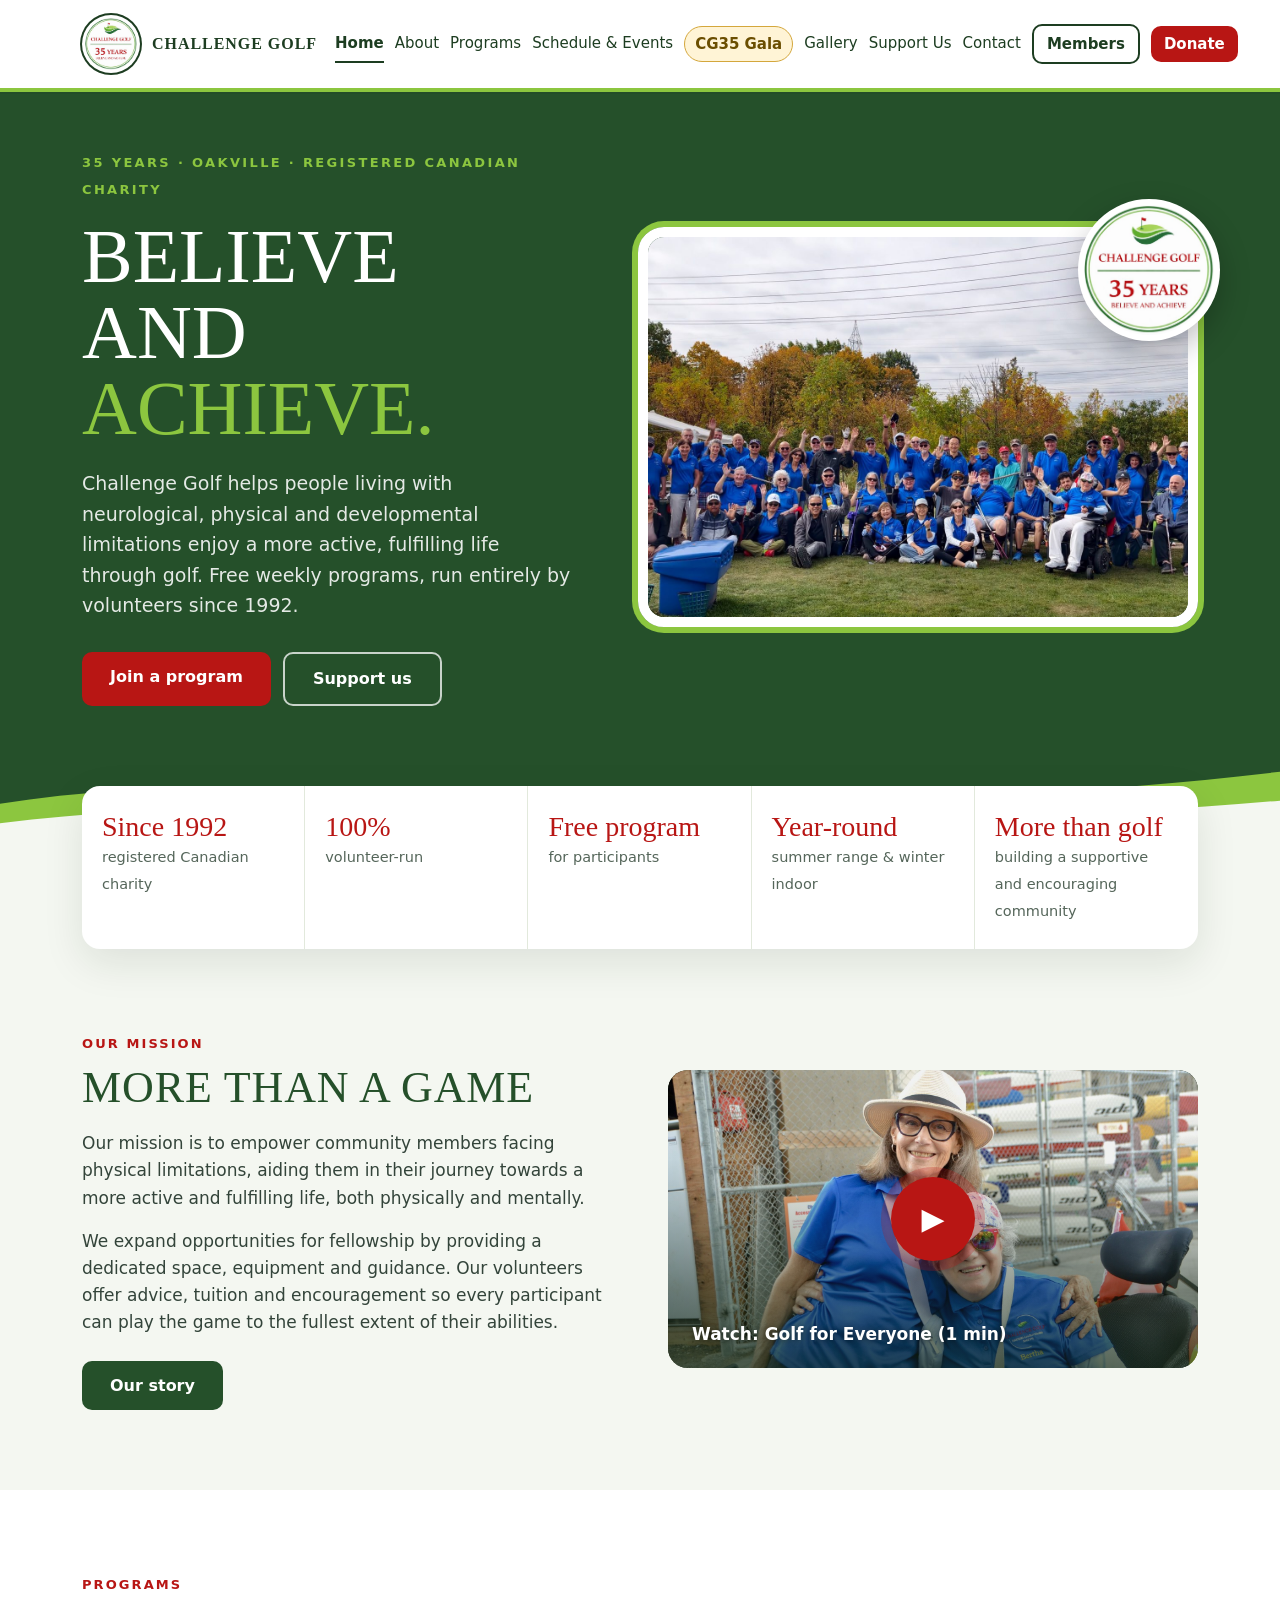
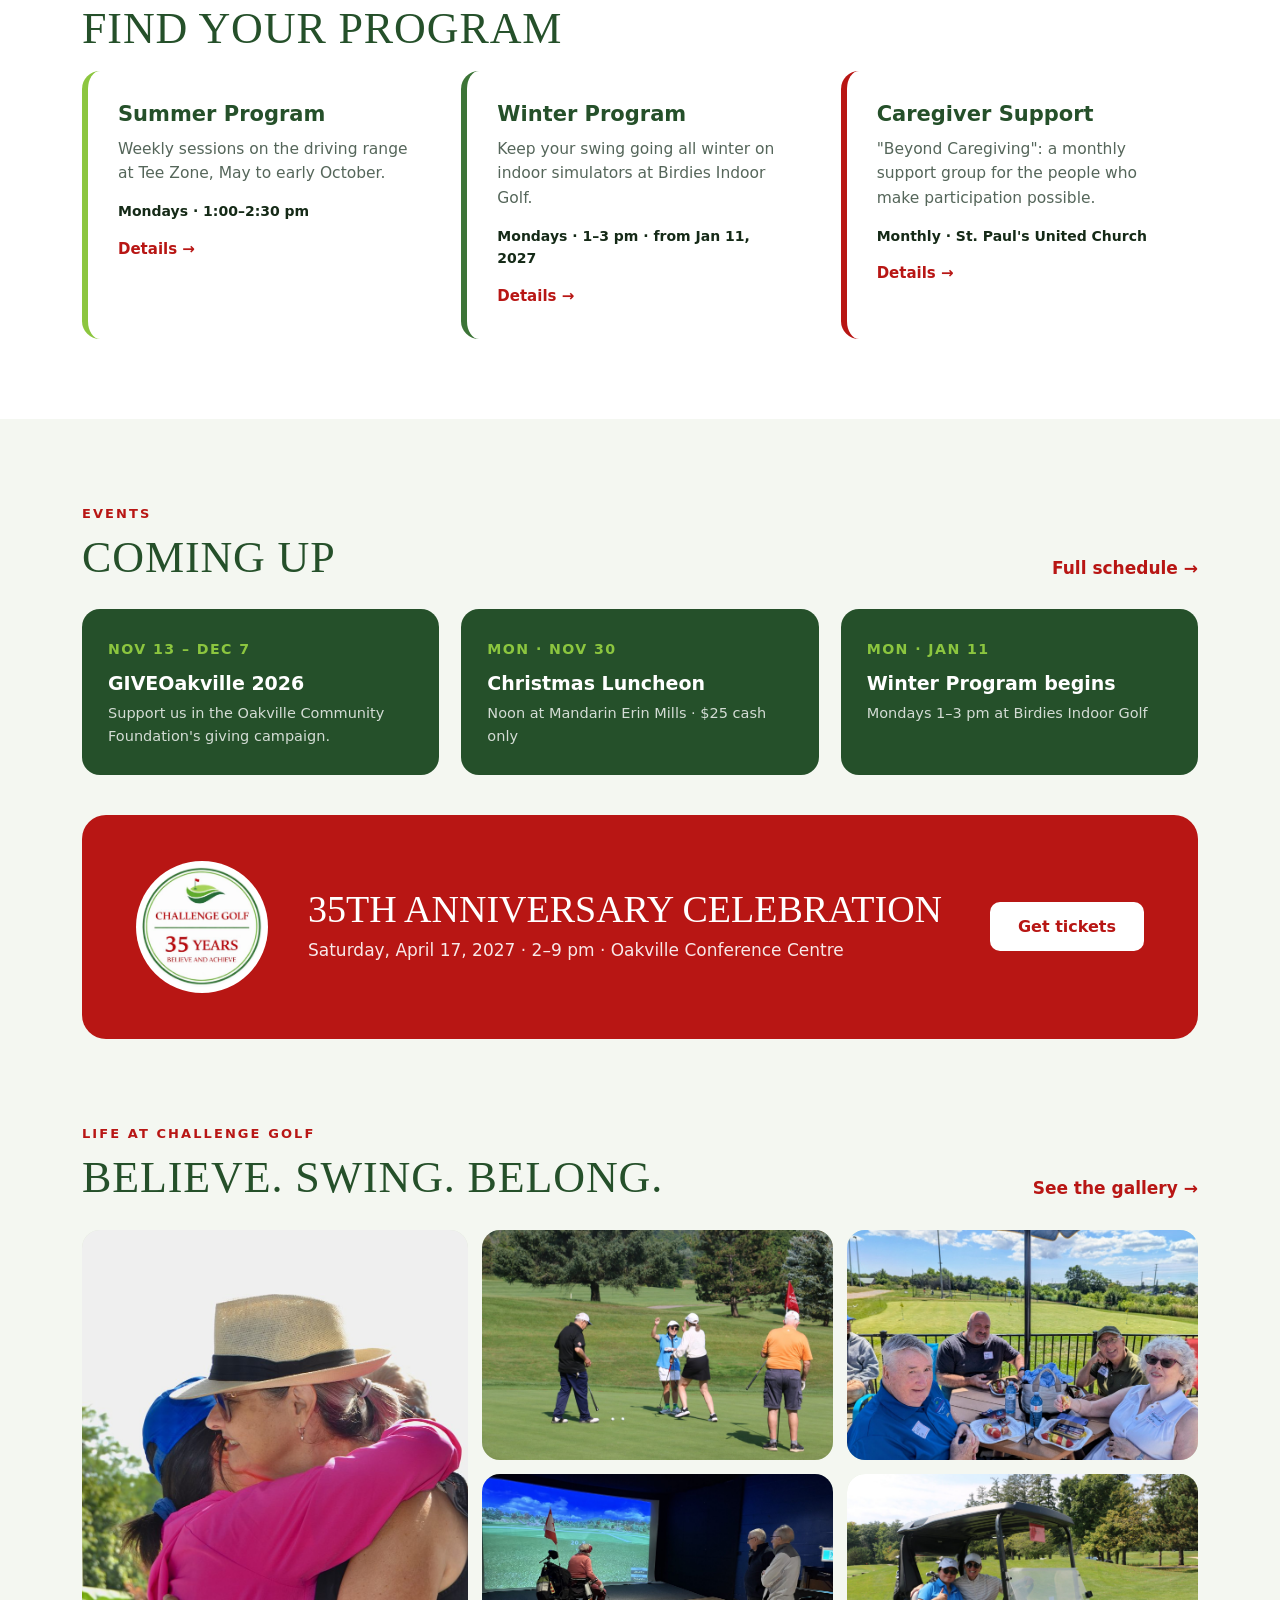
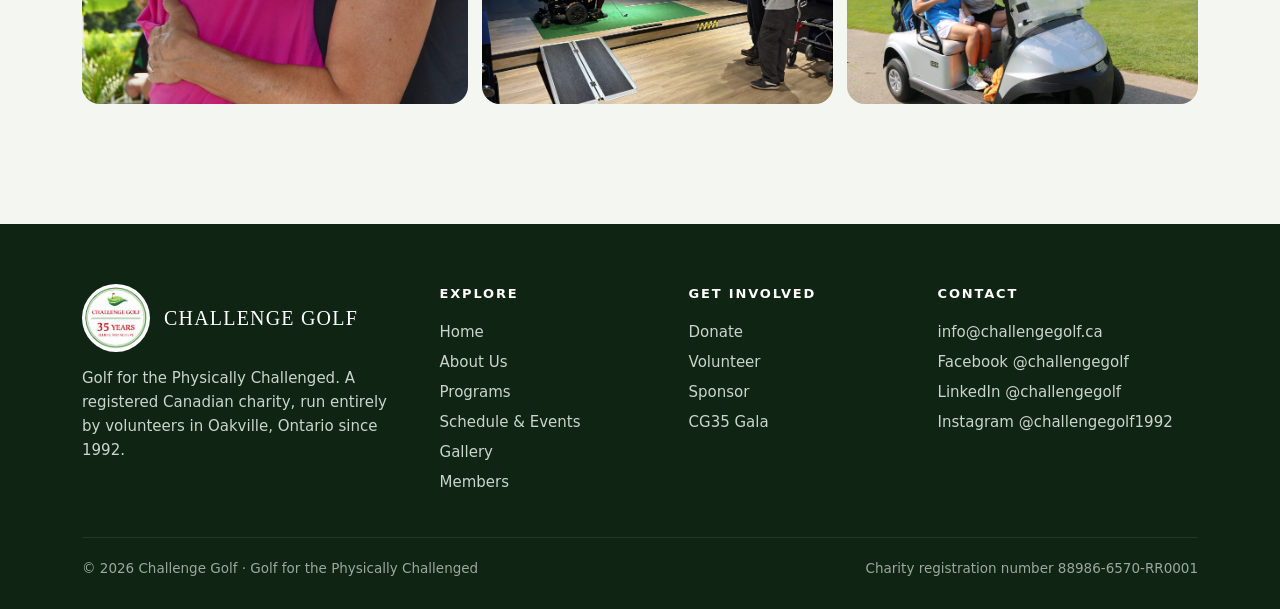
<file: cgsite 10/index.html>
<!doctype html><html lang="en"><head>
<!-- Google tag (gtag.js) -->
<script async src="https://www.googletagmanager.com/gtag/js?id=G-38YF028WB8"></script>
<script>
  window.dataLayer = window.dataLayer || [];
  function gtag(){dataLayer.push(arguments);}
  gtag('js', new Date());
  gtag('config', 'G-38YF028WB8');
</script>
<meta charset="utf-8"><meta name="viewport" content="width=device-width,initial-scale=1">
<title>Challenge Golf | Golf for the Physically Challenged, Oakville</title><meta name="description" content="Free, volunteer-led golf for adults with physical challenges in Oakville since 1992."><link rel="icon" href="img/logo.jpg"><link rel="stylesheet" href="css/style.css?v=202611141921"></head>
<body><div class="cgbanner" id="cgbanner" hidden></div><header class="sitehead" id="sitehead"><a class="skip" href="#main">Skip to content</a>
<div class="wrap nav"><a class="brand" href="index.html"><span class="seal"><img src="img/logo.jpg" alt="Challenge Golf 35 Years logo"></span>Challenge Golf</a>
<nav class="links" id="menu" aria-label="Main"><a href="index.html" class="on ">Home</a><a href="about.html" class="">About</a><a href="programs.html" class="">Programs</a><a href="events.html" class="">Schedule & Events</a><a href="cg35.html" class="hl">CG35 Gala</a><a href="gallery.html" class="">Gallery</a><a href="support.html" class="">Support Us</a><a href="contact.html" class="">Contact</a><a class="btn btn-mem" href="members.html">Members</a><a class="btn btn-red" href="support.html#donate">Donate</a></nav>
<button class="burger" aria-label="Open menu" onclick="document.getElementById('menu').classList.toggle('open')">
<svg width="30" height="30" viewBox="0 0 24 24"><path d="M4 7h16M4 12h16M4 17h16" stroke="#1d3d21" stroke-width="2" stroke-linecap="round"/></svg></button></div></header><div class="top"><div class="wrap hero"><div><span class="kicker">35 years · Oakville · Registered Canadian charity</span>
<h1>Believe<br>and <b>achieve.</b></h1>
<p>Challenge Golf helps people living with neurological, physical and developmental limitations enjoy a more active, fulfilling life through golf. Free weekly programs, run entirely by volunteers since 1992.</p>
<div class="btns"><a class="btn btn-red" href="programs.html">Join a program</a><a class="btn btn-ghost" href="support.html">Support us</a></div></div>
<div class="ring"><div class="ph"><img src="img/photos/group-teezone.jpg" alt="Challenge Golf members waving at Tee Zone"></div><div class="s"><img src="img/logo.jpg" alt="Challenge Golf 35 Years: Believe and Achieve"></div></div></div></div><div class="swoosh"><svg viewBox="0 0 1440 140" preserveAspectRatio="none" aria-hidden="true">
<path d="M0 90 C360 10 760 150 1440 40 V140 H0Z" fill="#8cc63f"/><path d="M0 120 C420 50 820 160 1440 85 V140 H0Z" fill="#f4f7f1"/></svg></div><main id="main"><div class="wrap"><div class="stats"><div><b>Since 1992</b><span>registered Canadian charity</span></div><div><b>100%</b><span>volunteer-run</span></div>
<div><b>Free program</b><span>for participants</span></div><div><b>Year-round</b><span>summer range & winter indoor</span></div><div><b>More than golf</b><span>building a supportive and encouraging community</span></div></div></div>

<section id="mission"><div class="wrap split"><div><span class="sec-k">Our mission</span><h2>More than a game</h2>
<div class="prose"><p>Our mission is to empower community members facing physical limitations, aiding them in their journey towards a more active and fulfilling life, both physically and mentally.</p>
<p>We expand opportunities for fellowship by providing a dedicated space, equipment and guidance. Our volunteers offer advice, tuition and encouragement so every participant can play the game to the fullest extent of their abilities.</p></div>
<div class="btns" style="margin-top:24px"><a class="btn btn-green" href="about.html">Our story</a></div></div>
<a class="video" href="https://www.youtube.com/watch?v=BDqtwIrgS60" data-yt="BDqtwIrgS60" aria-label="Play video: Golf for Everyone"><img src="img/photos/hero-friends.jpg" alt="Two Challenge Golf members smiling"><span class="play" aria-hidden="true">▶</span><span class="cap">Watch: Golf for Everyone (1 min)</span></a></div></section>

<section class="white"><div class="wrap"><span class="sec-k">Programs</span><h2>Find your program</h2>
<div class="grid3">
<div class="card"><h3>Summer Program</h3><p>Weekly sessions on the driving range at Tee Zone, May to early October.</p><div class="m">Mondays · 1:00–2:30 pm</div><a class="more" href="programs.html#summer">Details →</a></div>
<div class="card g"><h3>Winter Program</h3><p>Keep your swing going all winter on indoor simulators at Birdies Indoor Golf.</p><div class="m">Mondays · 1–3 pm · from Jan 11, 2027</div><a class="more" href="programs.html#winter">Details →</a></div>
<div class="card r"><h3>Caregiver Support</h3><p>"Beyond Caregiving": a monthly support group for the people who make participation possible.</p><div class="m">Monthly · St. Paul's United Church</div><a class="more" href="programs.html#caregivers">Details →</a></div>
</div></div></section>

<section><div class="wrap"><div style="display:flex;justify-content:space-between;align-items:end;flex-wrap:wrap;gap:16px"><div><span class="sec-k">Events</span><h2 style="margin-bottom:0">Coming up</h2></div><a class="more" style="color:var(--red);font-weight:700" href="events.html">Full schedule →</a></div>
<div class="ev" style="margin-top:26px">
<a href="events.html"><small>NOV 13 – DEC 7</small><h4>GIVEOakville 2026</h4><p>Support us in the Oakville Community Foundation's giving campaign.</p></a>
<a href="events.html#christmas"><small>MON · NOV 30</small><h4>Christmas Luncheon</h4><p>Noon at Mandarin Erin Mills · $25 cash only</p></a>
<a href="programs.html#winter"><small>MON · JAN 11</small><h4>Winter Program begins</h4><p>Mondays 1–3 pm at Birdies Indoor Golf</p></a>
</div><div style="margin-top:40px"><div class="banner"><span class="seal"><img src="img/logo.jpg" alt=""></span>
<div><h3>35th Anniversary Celebration</h3><p>Saturday, April 17, 2027 · 2–9 pm · Oakville Conference Centre</p></div>
<a class="btn" href="https://ocf.fcsuite.com/erp/donate/list/event?event_date_id=2274" target="_blank" rel="noopener">Get tickets</a></div></div></div></section>

<section style="padding-top:0"><div class="wrap"><div style="display:flex;justify-content:space-between;align-items:end;flex-wrap:wrap;gap:16px"><div><span class="sec-k">Life at Challenge Golf</span><h2 style="margin-bottom:0">Believe. Swing. Belong.</h2></div><a style="color:var(--red);font-weight:700" href="gallery.html">See the gallery →</a></div>
<div class="mosaic"><div class="m1"><div class="photo" style="height:100%"><img src="img/photos/hug.jpg" alt="mosaic swing" style="width:100%;height:100%;object-fit:cover;object-position:50% 35%"></div></div><div class="m2"><div class="photo" style="height:100%"><img src="img/photos/high-five.jpg" alt="m high five" style="width:100%;height:100%;object-fit:cover;object-position:50% 45%"></div></div><div class="m3"><div class="photo" style="height:100%"><img src="img/photos/bbq-table.jpg" alt="m bbq" style="width:100%;height:100%;object-fit:cover;object-position:50% 45%"></div></div><div class="m4"><div class="photo" style="height:100%"><img src="img/photos/winter-ramp.jpg" alt="m winter" style="width:100%;height:100%;object-fit:cover;object-position:45% 55%"></div></div><div class="m5"><div class="photo" style="height:100%"><img src="img/photos/cart-friends.jpg" alt="m cart" style="width:100%;height:100%;object-fit:cover;object-position:50% 45%"></div></div></div></div></section>

</main><footer><div class="wrap"><div class="cols">
<div><div class="fbrand"><span class="seal"><img src="img/logo.jpg" alt=""></span>Challenge Golf</div>
<p style="margin-top:14px;max-width:320px">Golf for the Physically Challenged. A registered Canadian charity, run entirely by volunteers in Oakville, Ontario since 1992.</p></div>
<div><h5>Explore</h5><a href="index.html">Home</a><a href="about.html">About Us</a><a href="programs.html">Programs</a><a href="events.html">Schedule &amp; Events</a><a href="gallery.html">Gallery</a><a href="members.html">Members</a></div>
<div><h5>Get involved</h5><a href="support.html#donate">Donate</a><a href="support.html#volunteer">Volunteer</a><a href="support.html#sponsor">Sponsor</a><a href="cg35.html">CG35 Gala</a></div>
<div><h5>Contact</h5><a href="mailto:info@challengegolf.ca">info@challengegolf.ca</a><a href="https://www.facebook.com/profile.php?id=61550304226608" target="_blank" rel="noopener">Facebook @challengegolf</a><a href="https://www.linkedin.com/company/challengegolf" target="_blank" rel="noopener">LinkedIn @challengegolf</a><a href="https://www.instagram.com/challengegolf1992" target="_blank" rel="noopener">Instagram @challengegolf1992</a></div>
</div><div class="legal"><span>© 2026 Challenge Golf · Golf for the Physically Challenged</span><span>Charity registration number 88986-6570-RR0001</span></div></div></footer><script>
(function(){var h=document.getElementById('sitehead');function f(){h.classList.toggle('scrolled',window.scrollY>40)}window.addEventListener('scroll',f,{passive:true});f();})();
document.querySelectorAll('.video[data-yt]').forEach(function(v){v.addEventListener('click',function(e){
 e.preventDefault();var f=document.createElement('iframe');
 f.src='https://www.youtube-nocookie.com/embed/'+v.dataset.yt+'?autoplay=1&rel=0';
 f.title=v.getAttribute('aria-label');f.allow='autoplay; encrypted-media; picture-in-picture; fullscreen';f.allowFullscreen=true;
 v.classList.add('playing');v.replaceChildren(f);});});
</script><script>(function(){
var K='cgset',s=null;try{var c=JSON.parse(sessionStorage.getItem(K)||'null');if(c&&Date.now()-c.t<300000)s=c.d;}catch(e){}
window.cgSettings=s?Promise.resolve(s):fetch('https://script.google.com/macros/s/AKfycbyhQZaWNkRIn-5wwjLmVNMmtg1RXDHmflhCB2a4eZmj07KKTMpmY1AJ-GMseeKXNH6x/exec?action=settings').then(function(r){return r.json()}).then(function(d){try{sessionStorage.setItem(K,JSON.stringify({t:Date.now(),d:d}))}catch(e){}return d}).catch(function(){return null});
window.cgSettings.then(function(d){if(!d||!d.announcements||!d.announcements.length)return;var b=document.getElementById('cgbanner');if(!b)return;
 b.innerHTML=d.announcements.map(function(a){var e=document.createElement('div');e.className='cgb';var p=document.createElement('span');p.textContent=a.msg;e.appendChild(p);
  if(a.url&&a.url.indexOf('http')===0){var l=document.createElement('a');l.href=a.url;l.textContent=(a.link_text||'Learn more')+' →';e.appendChild(l);}return e.outerHTML}).join('');b.hidden=false;});
})();</script></body></html>
</file>
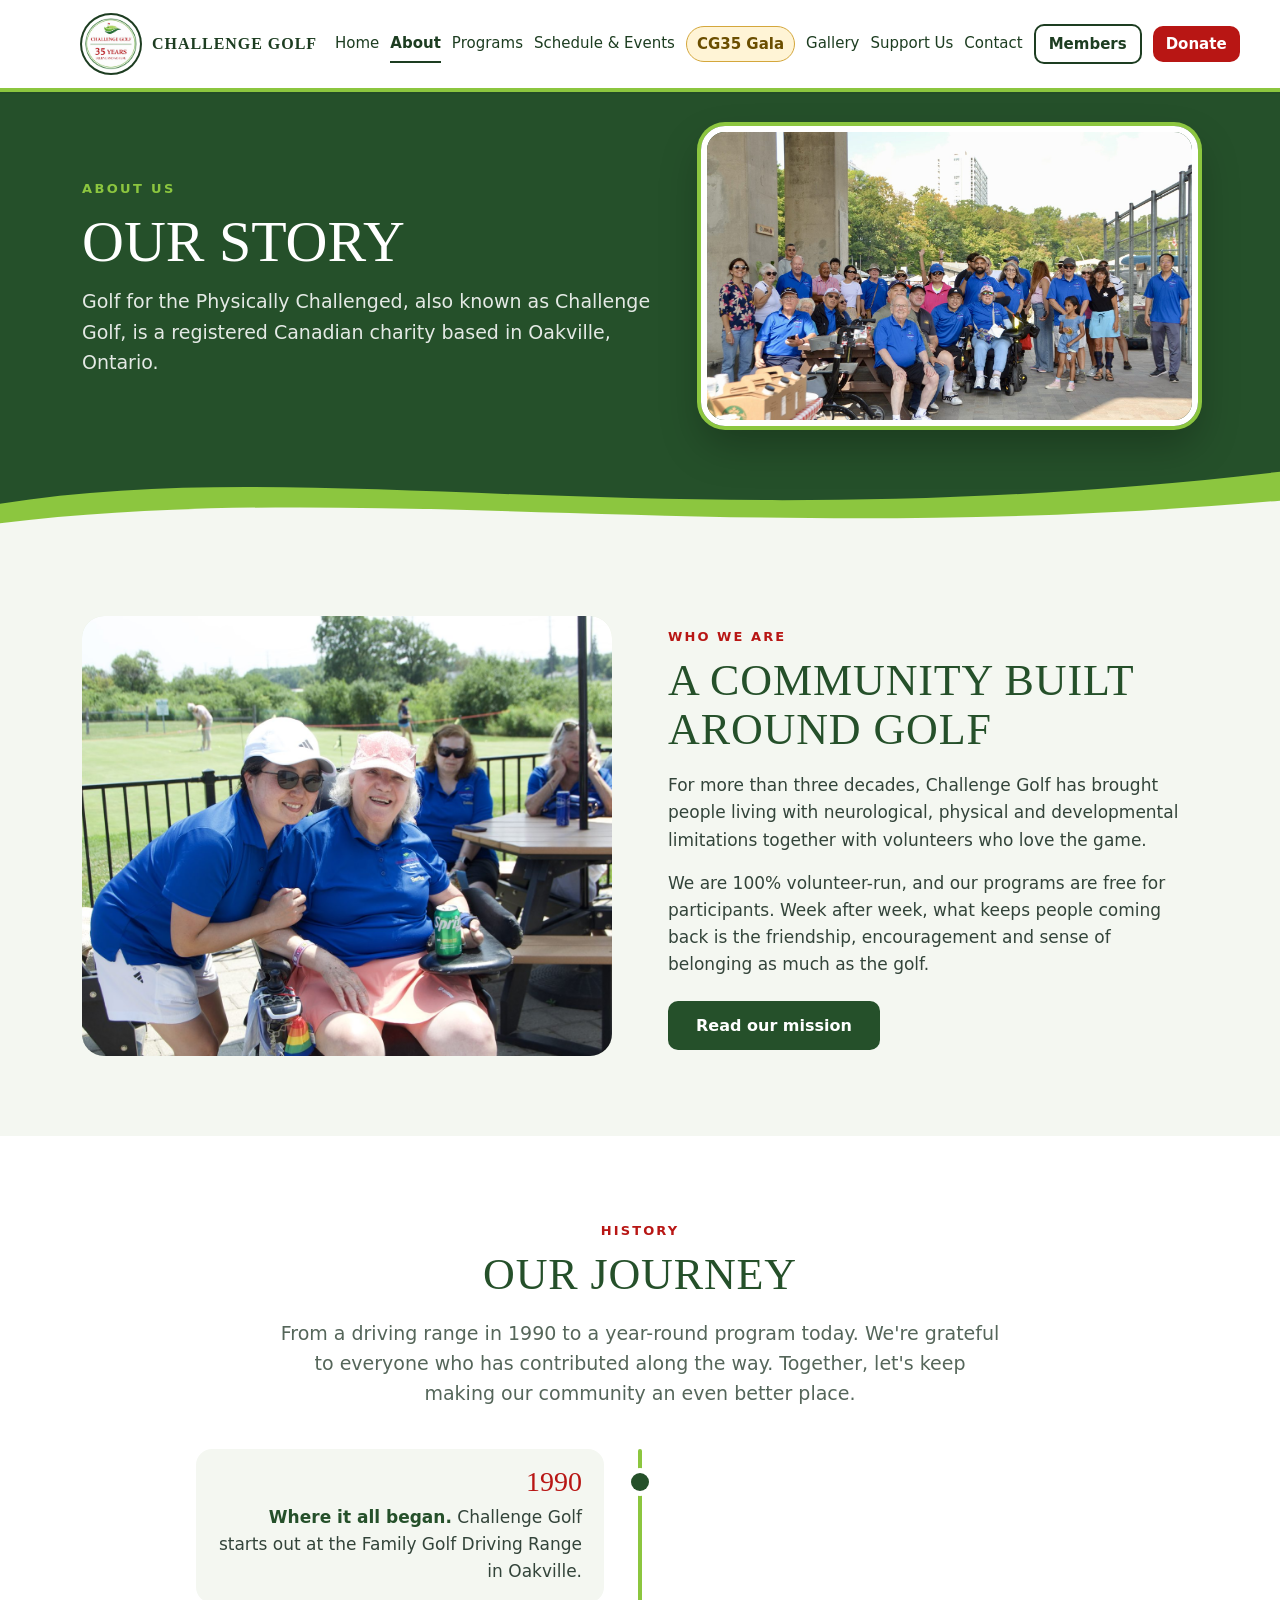
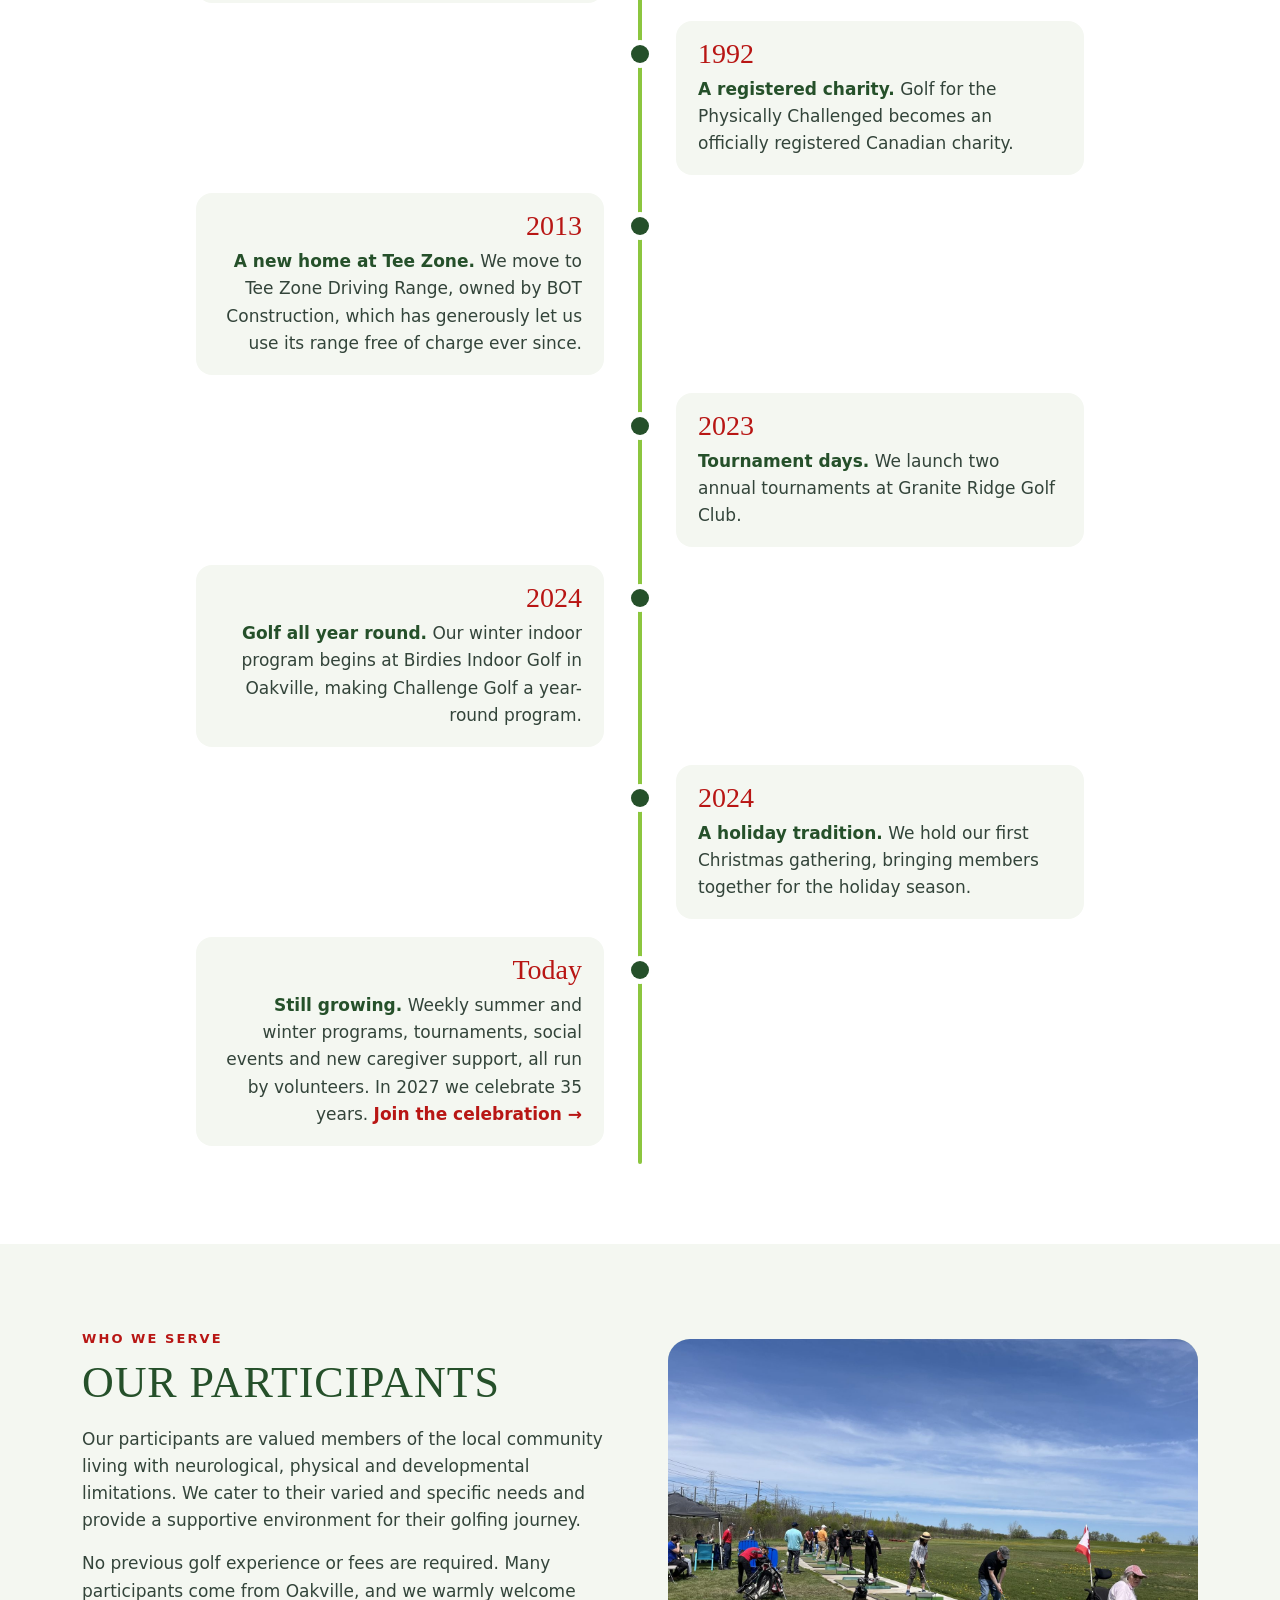
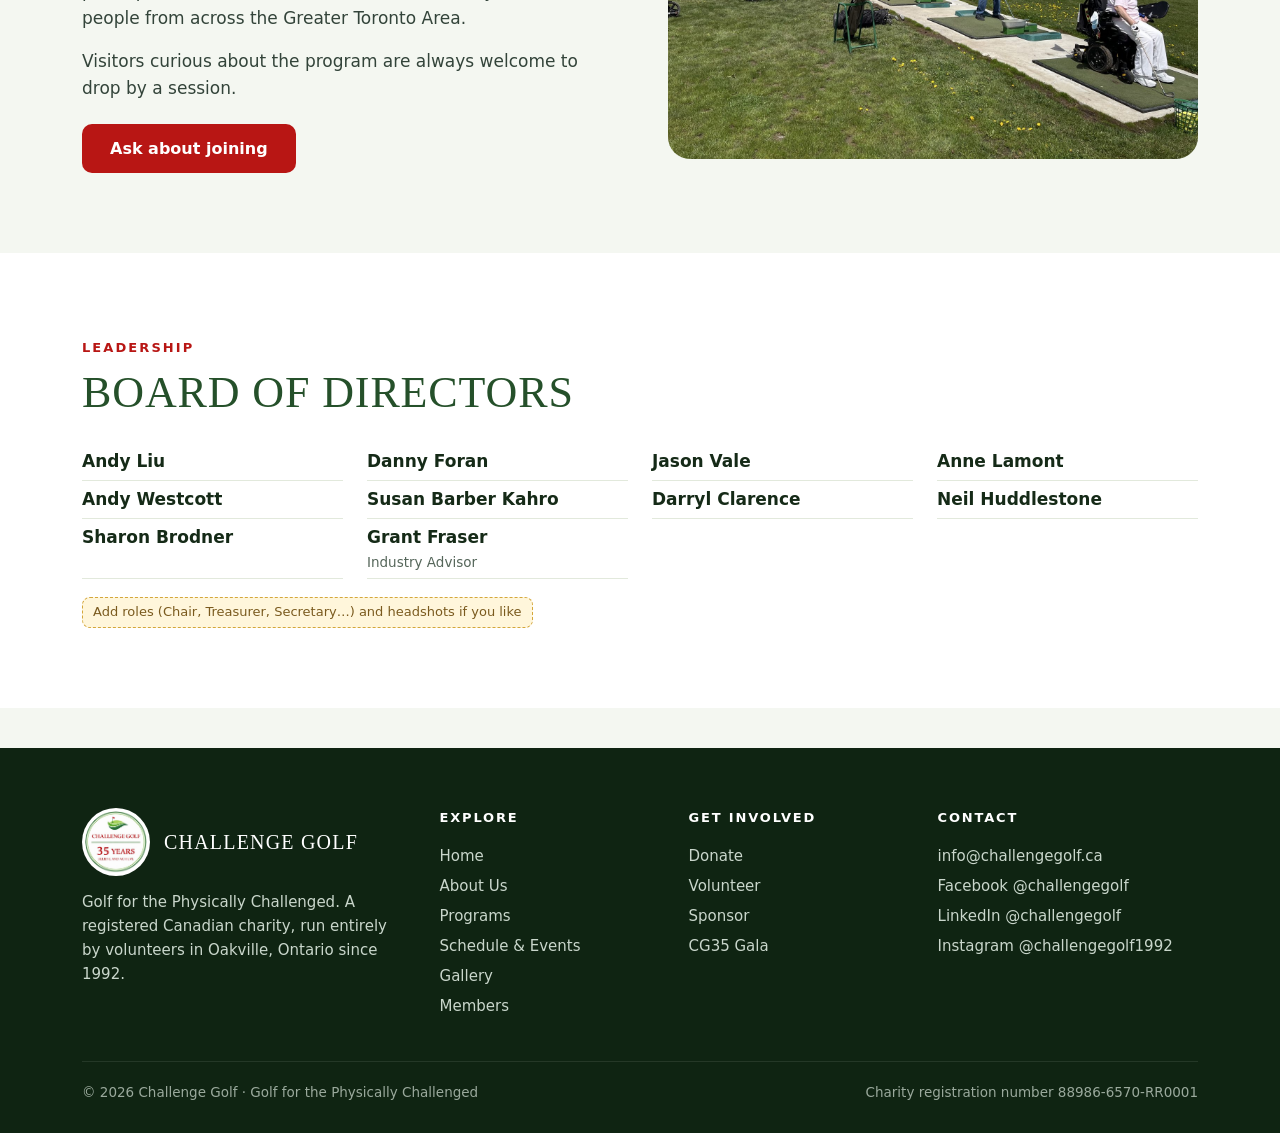
<file: cgsite 10/about.html>
<!doctype html><html lang="en"><head>
<!-- Google tag (gtag.js) -->
<script async src="https://www.googletagmanager.com/gtag/js?id=G-38YF028WB8"></script>
<script>
  window.dataLayer = window.dataLayer || [];
  function gtag(){dataLayer.push(arguments);}
  gtag('js', new Date());
  gtag('config', 'G-38YF028WB8');
</script>
<meta charset="utf-8"><meta name="viewport" content="width=device-width,initial-scale=1">
<title>About Us | Challenge Golf</title><meta name="description" content="Our mission, history and board of directors."><link rel="icon" href="img/logo.jpg"><link rel="stylesheet" href="css/style.css?v=202611141921"></head>
<body><div class="cgbanner" id="cgbanner" hidden></div><header class="sitehead" id="sitehead"><a class="skip" href="#main">Skip to content</a>
<div class="wrap nav"><a class="brand" href="index.html"><span class="seal"><img src="img/logo.jpg" alt="Challenge Golf 35 Years logo"></span>Challenge Golf</a>
<nav class="links" id="menu" aria-label="Main"><a href="index.html" class="">Home</a><a href="about.html" class="on ">About</a><a href="programs.html" class="">Programs</a><a href="events.html" class="">Schedule & Events</a><a href="cg35.html" class="hl">CG35 Gala</a><a href="gallery.html" class="">Gallery</a><a href="support.html" class="">Support Us</a><a href="contact.html" class="">Contact</a><a class="btn btn-mem" href="members.html">Members</a><a class="btn btn-red" href="support.html#donate">Donate</a></nav>
<button class="burger" aria-label="Open menu" onclick="document.getElementById('menu').classList.toggle('open')">
<svg width="30" height="30" viewBox="0 0 24 24"><path d="M4 7h16M4 12h16M4 17h16" stroke="#1d3d21" stroke-width="2" stroke-linecap="round"/></svg></button></div></header><div class="top"><div class="wrap phero has-img"><div><span class="kicker">About us</span><h1>Our story</h1><p>Golf for the Physically Challenged, also known as Challenge Golf, is a registered Canadian charity based in Oakville, Ontario.</p></div><div class="phimg"><img src="img/photos/group-lanai.jpg" alt="" style="object-position:50% 50%"></div></div></div><div class="swoosh"><svg viewBox="0 0 1440 140" preserveAspectRatio="none" aria-hidden="true">
<path d="M0 90 C360 10 760 150 1440 40 V140 H0Z" fill="#8cc63f"/><path d="M0 120 C420 50 820 160 1440 85 V140 H0Z" fill="#f4f7f1"/></svg></div><main id="main"><section><div class="wrap split"><div class="rounded" style="height:440px"><div class="photo" style="height:100%"><img src="img/photos/team-friends.jpg" alt="volunteers with participants" style="width:100%;height:100%;object-fit:cover;object-position:50% 35%"></div></div>
<div><span class="sec-k">Who we are</span><h2>A community built around golf</h2><div class="prose">
<p>For more than three decades, Challenge Golf has brought people living with neurological, physical and developmental limitations together with volunteers who love the game.</p>
<p>We are 100% volunteer-run, and our programs are free for participants. Week after week, what keeps people coming back is the friendship, encouragement and sense of belonging as much as the golf.</p></div>
<div class="btns" style="margin-top:22px"><a class="btn btn-green" href="index.html#mission">Read our mission</a></div></div></div></section>

<section class="white"><div class="wrap"><div class="center" style="max-width:720px;margin:0 auto"><span class="sec-k">History</span><h2>Our journey</h2><p class="lead">From a driving range in 1990 to a year-round program today. We're grateful to everyone who has contributed along the way. Together, let's keep making our community an even better place.</p></div><div class="zz"><div class="zi l"><div class="zc"><b>1990</b><p><strong>Where it all began.</strong> Challenge Golf starts out at the Family Golf Driving Range in Oakville.</p></div></div><div class="zi r"><div class="zc"><b>1992</b><p><strong>A registered charity.</strong> Golf for the Physically Challenged becomes an officially registered Canadian charity.</p></div></div><div class="zi l"><div class="zc"><b>2013</b><p><strong>A new home at Tee Zone.</strong> We move to Tee Zone Driving Range, owned by BOT Construction, which has generously let us use its range free of charge ever since.</p></div></div><div class="zi r"><div class="zc"><b>2023</b><p><strong>Tournament days.</strong> We launch two annual tournaments at Granite Ridge Golf Club.</p></div></div><div class="zi l"><div class="zc"><b>2024</b><p><strong>Golf all year round.</strong> Our winter indoor program begins at Birdies Indoor Golf in Oakville, making Challenge Golf a year-round program.</p></div></div><div class="zi r"><div class="zc"><b>2024</b><p><strong>A holiday tradition.</strong> We hold our first Christmas gathering, bringing members together for the holiday season.</p></div></div><div class="zi l"><div class="zc"><b>Today</b><p><strong>Still growing.</strong> Weekly summer and winter programs, tournaments, social events and new caregiver support, all run by volunteers. In 2027 we celebrate 35 years. <a href="cg35.html" style="color:var(--red);font-weight:700">Join the celebration →</a></p></div></div></div></div></section>

<section id="participants"><div class="wrap split"><div><span class="sec-k">Who we serve</span><h2>Our participants</h2><div class="prose">
<p>Our participants are valued members of the local community living with neurological, physical and developmental limitations. We cater to their varied and specific needs and provide a supportive environment for their golfing journey.</p>
<p>No previous golf experience or fees are required. Many participants come from Oakville, and we warmly welcome people from across the Greater Toronto Area.</p>
<p>Visitors curious about the program are always welcome to drop by a session.</p></div>
<div class="btns" style="margin-top:22px"><a class="btn btn-red" href="contact.html">Ask about joining</a></div></div>
<div class="rounded" style="height:420px"><div class="photo" style="height:100%"><img src="img/photos/range-powerchair.jpg" alt="participant swinging" style="width:100%;height:100%;object-fit:cover;object-position:50% 55%"></div></div></div></section>

<section class="white"><div class="wrap"><span class="sec-k">Leadership</span><h2>Board of directors</h2>
<div class="board"><div>Andy Liu</div><div>Danny Foran</div><div>Jason Vale</div><div>Anne Lamont</div><div>Andy Westcott</div><div>Susan Barber Kahro</div><div>Darryl Clarence</div><div>Neil Huddlestone</div><div>Sharon Brodner</div><div>Grant Fraser<small>Industry Advisor</small></div></div>
<p style="margin-top:18px"><span class="note">Add roles (Chair, Treasurer, Secretary…) and headshots if you like</span></p></div></section></main><footer><div class="wrap"><div class="cols">
<div><div class="fbrand"><span class="seal"><img src="img/logo.jpg" alt=""></span>Challenge Golf</div>
<p style="margin-top:14px;max-width:320px">Golf for the Physically Challenged. A registered Canadian charity, run entirely by volunteers in Oakville, Ontario since 1992.</p></div>
<div><h5>Explore</h5><a href="index.html">Home</a><a href="about.html">About Us</a><a href="programs.html">Programs</a><a href="events.html">Schedule &amp; Events</a><a href="gallery.html">Gallery</a><a href="members.html">Members</a></div>
<div><h5>Get involved</h5><a href="support.html#donate">Donate</a><a href="support.html#volunteer">Volunteer</a><a href="support.html#sponsor">Sponsor</a><a href="cg35.html">CG35 Gala</a></div>
<div><h5>Contact</h5><a href="mailto:info@challengegolf.ca">info@challengegolf.ca</a><a href="https://www.facebook.com/profile.php?id=61550304226608" target="_blank" rel="noopener">Facebook @challengegolf</a><a href="https://www.linkedin.com/company/challengegolf" target="_blank" rel="noopener">LinkedIn @challengegolf</a><a href="https://www.instagram.com/challengegolf1992" target="_blank" rel="noopener">Instagram @challengegolf1992</a></div>
</div><div class="legal"><span>© 2026 Challenge Golf · Golf for the Physically Challenged</span><span>Charity registration number 88986-6570-RR0001</span></div></div></footer><script>
(function(){var h=document.getElementById('sitehead');function f(){h.classList.toggle('scrolled',window.scrollY>40)}window.addEventListener('scroll',f,{passive:true});f();})();
document.querySelectorAll('.video[data-yt]').forEach(function(v){v.addEventListener('click',function(e){
 e.preventDefault();var f=document.createElement('iframe');
 f.src='https://www.youtube-nocookie.com/embed/'+v.dataset.yt+'?autoplay=1&rel=0';
 f.title=v.getAttribute('aria-label');f.allow='autoplay; encrypted-media; picture-in-picture; fullscreen';f.allowFullscreen=true;
 v.classList.add('playing');v.replaceChildren(f);});});
</script><script>(function(){
var K='cgset',s=null;try{var c=JSON.parse(sessionStorage.getItem(K)||'null');if(c&&Date.now()-c.t<300000)s=c.d;}catch(e){}
window.cgSettings=s?Promise.resolve(s):fetch('https://script.google.com/macros/s/AKfycbyhQZaWNkRIn-5wwjLmVNMmtg1RXDHmflhCB2a4eZmj07KKTMpmY1AJ-GMseeKXNH6x/exec?action=settings').then(function(r){return r.json()}).then(function(d){try{sessionStorage.setItem(K,JSON.stringify({t:Date.now(),d:d}))}catch(e){}return d}).catch(function(){return null});
window.cgSettings.then(function(d){if(!d||!d.announcements||!d.announcements.length)return;var b=document.getElementById('cgbanner');if(!b)return;
 b.innerHTML=d.announcements.map(function(a){var e=document.createElement('div');e.className='cgb';var p=document.createElement('span');p.textContent=a.msg;e.appendChild(p);
  if(a.url&&a.url.indexOf('http')===0){var l=document.createElement('a');l.href=a.url;l.textContent=(a.link_text||'Learn more')+' →';e.appendChild(l);}return e.outerHTML}).join('');b.hidden=false;});
})();</script></body></html>
</file>
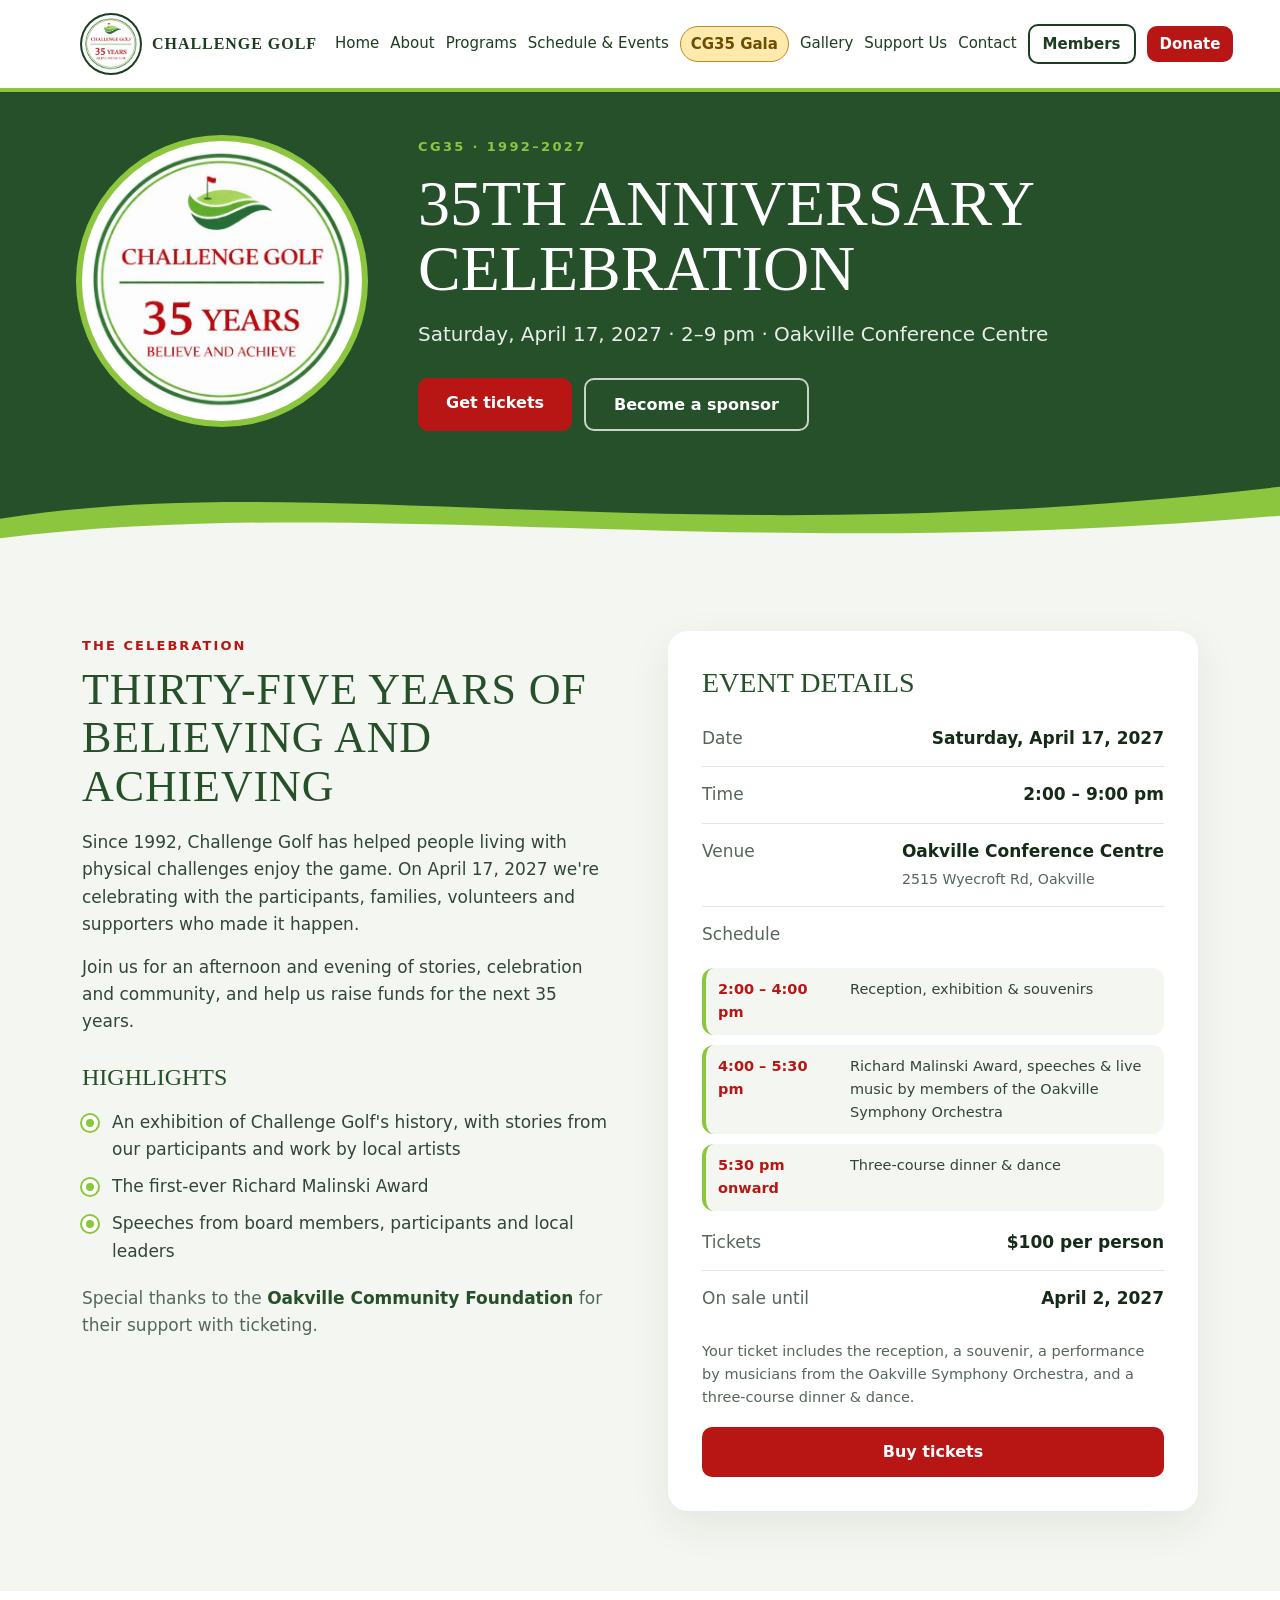
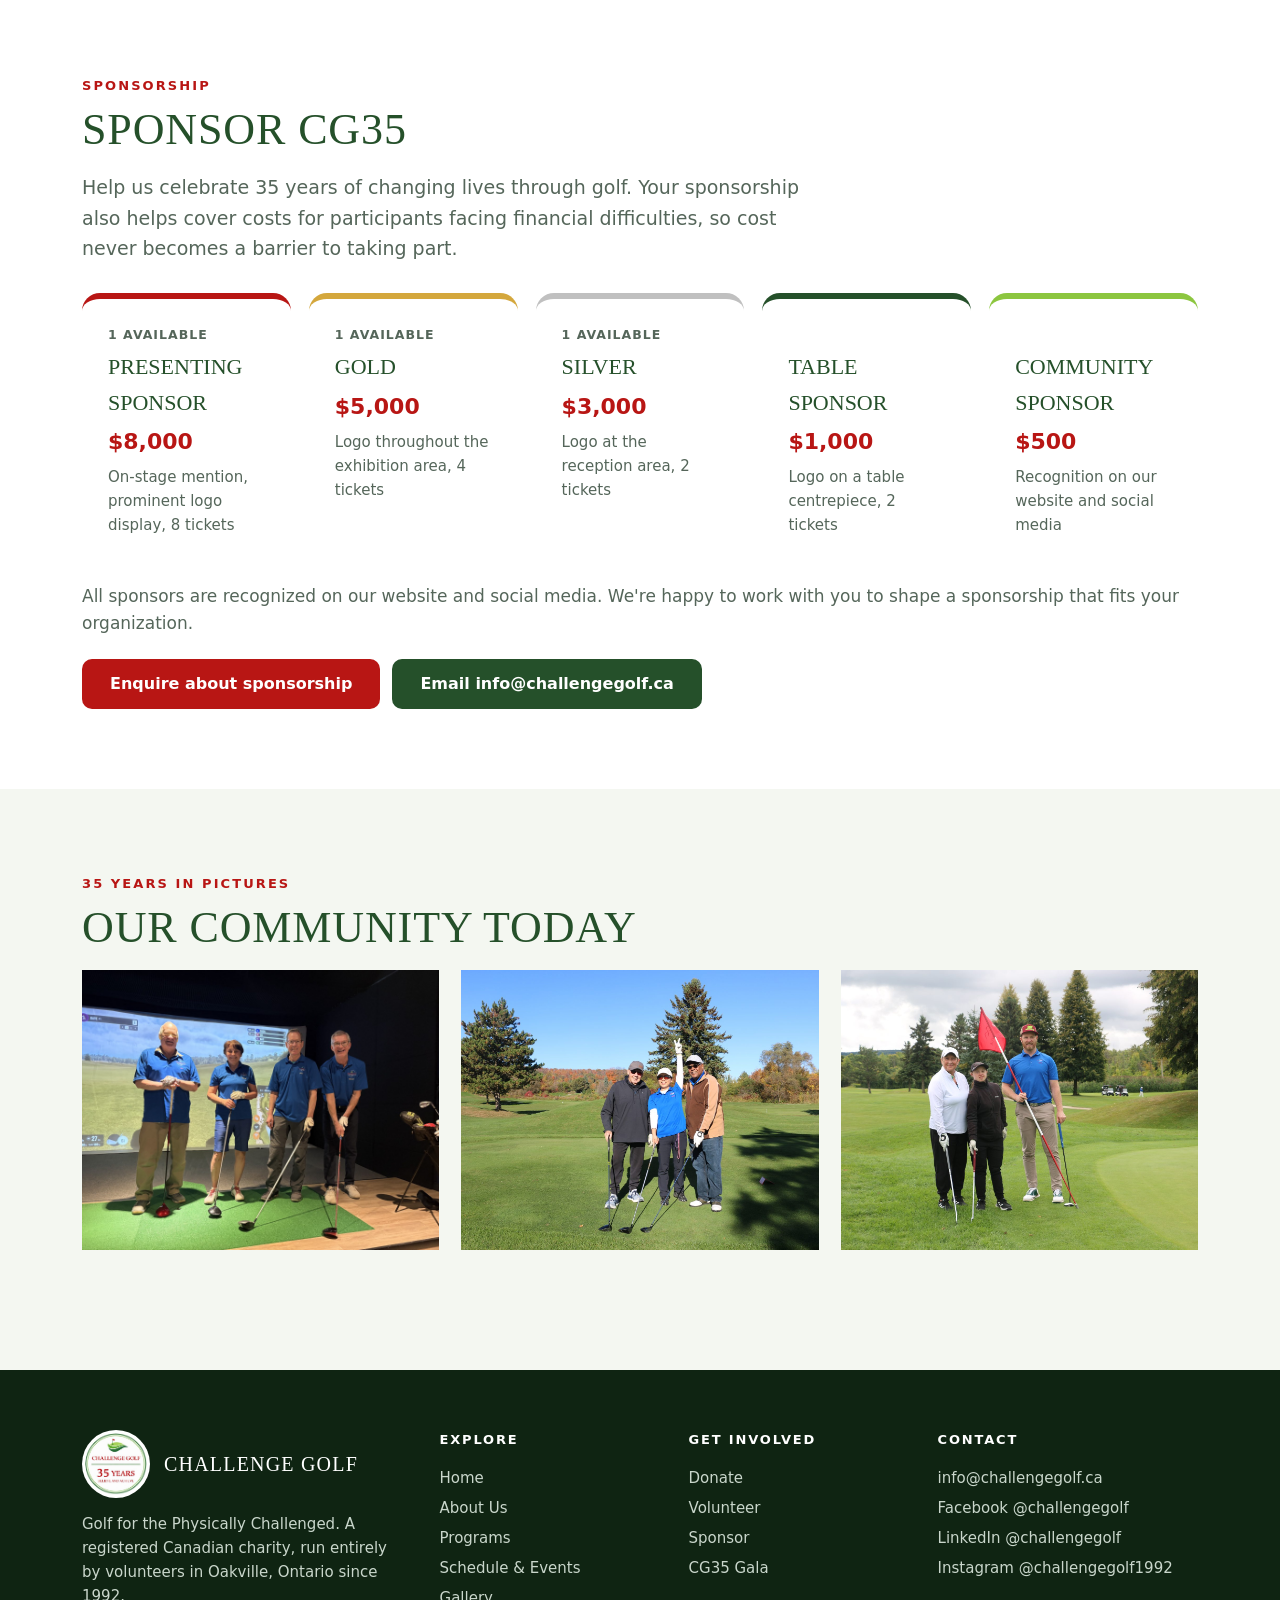
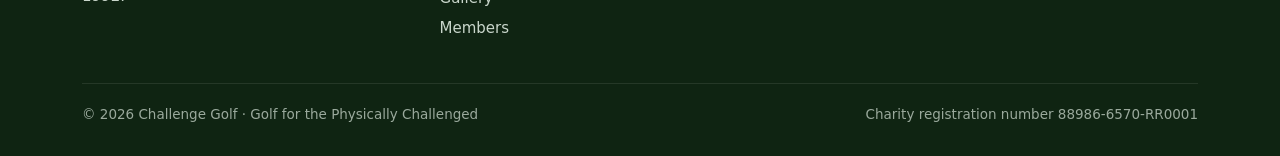
<file: cgsite 10/cg35.html>
<!doctype html><html lang="en"><head>
<!-- Google tag (gtag.js) -->
<script async src="https://www.googletagmanager.com/gtag/js?id=G-38YF028WB8"></script>
<script>
  window.dataLayer = window.dataLayer || [];
  function gtag(){dataLayer.push(arguments);}
  gtag('js', new Date());
  gtag('config', 'G-38YF028WB8');
</script>
<meta charset="utf-8"><meta name="viewport" content="width=device-width,initial-scale=1">
<title>CG35 Gala | Challenge Golf 35th Anniversary</title><meta name="description" content="Celebrate 35 years of Challenge Golf on April 17, 2027."><link rel="icon" href="img/logo.jpg"><link rel="stylesheet" href="css/style.css?v=202611141921"></head>
<body><div class="cgbanner" id="cgbanner" hidden></div><header class="sitehead" id="sitehead"><a class="skip" href="#main">Skip to content</a>
<div class="wrap nav"><a class="brand" href="index.html"><span class="seal"><img src="img/logo.jpg" alt="Challenge Golf 35 Years logo"></span>Challenge Golf</a>
<nav class="links" id="menu" aria-label="Main"><a href="index.html" class="">Home</a><a href="about.html" class="">About</a><a href="programs.html" class="">Programs</a><a href="events.html" class="">Schedule & Events</a><a href="cg35.html" class="on hl">CG35 Gala</a><a href="gallery.html" class="">Gallery</a><a href="support.html" class="">Support Us</a><a href="contact.html" class="">Contact</a><a class="btn btn-mem" href="members.html">Members</a><a class="btn btn-red" href="support.html#donate">Donate</a></nav>
<button class="burger" aria-label="Open menu" onclick="document.getElementById('menu').classList.toggle('open')">
<svg width="30" height="30" viewBox="0 0 24 24"><path d="M4 7h16M4 12h16M4 17h16" stroke="#1d3d21" stroke-width="2" stroke-linecap="round"/></svg></button></div></header><div class="top"><div class="wrap cg-hero"><span class="seal"><img src="img/logo.jpg" alt="Challenge Golf 35 Years: Believe and Achieve"></span>
<div><span class="kicker">CG35 · 1992–2027</span><h1 style="font-family:var(--serif);font-size:64px;font-weight:400;text-transform:uppercase;line-height:1.02;margin-top:12px">35th Anniversary<br>Celebration</h1>
<p style="font-size:20px;opacity:.9;margin:16px 0 28px">Saturday, April 17, 2027 · 2–9 pm · Oakville Conference Centre</p>
<div class="btns"><a class="btn btn-red" href="https://ocf.fcsuite.com/erp/donate/list/event?event_date_id=2274" target="_blank" rel="noopener">Get tickets</a><a class="btn btn-ghost" href="#sponsor">Become a sponsor</a></div></div></div></div><div class="swoosh"><svg viewBox="0 0 1440 140" preserveAspectRatio="none" aria-hidden="true">
<path d="M0 90 C360 10 760 150 1440 40 V140 H0Z" fill="#8cc63f"/><path d="M0 120 C420 50 820 160 1440 85 V140 H0Z" fill="#f4f7f1"/></svg></div><main id="main"><section><div class="wrap split top-align"><div><span class="sec-k">The celebration</span><h2>Thirty-five years of believing and achieving</h2><div class="prose">
<p>Since 1992, Challenge Golf has helped people living with physical challenges enjoy the game. On April 17, 2027 we're celebrating with the participants, families, volunteers and supporters who made it happen.</p>
<p>Join us for an afternoon and evening of stories, celebration and community, and help us raise funds for the next 35 years.</p></div>

<h3 style="font-family:var(--serif);font-size:24px;font-weight:400;text-transform:uppercase;margin-top:26px;color:var(--green-d)">Highlights</h3>
<ul class="ticks"><li>An exhibition of Challenge Golf's history, with stories from our participants and work by local artists</li><li>The first-ever Richard Malinski Award</li><li>Speeches from board members, participants and local leaders</li></ul>
<p style="margin-top:20px;color:var(--muted)">Special thanks to the <strong style="color:var(--green-d)">Oakville Community Foundation</strong> for their support with ticketing.</p></div>
<div class="ticket" id="tickets"><h3 style="font-family:var(--serif);font-size:28px;font-weight:400;text-transform:uppercase;margin-bottom:10px">Event details</h3>
<div class="row"><span>Date</span><b>Saturday, April 17, 2027</b></div><div class="row"><span>Time</span><b>2:00 – 9:00 pm</b></div>
<div class="row"><span>Venue</span><b>Oakville Conference Centre<br><small style="font-weight:500;color:var(--muted)">2515 Wyecroft Rd, Oakville</small></b></div><div class="row" style="border-bottom:0"><span>Schedule</span><b></b></div><div class="sched"><div><b>2:00 – 4:00 pm</b><span>Reception, exhibition &amp; souvenirs</span></div><div><b>4:00 – 5:30 pm</b><span>Richard Malinski Award, speeches &amp; live music by members of the Oakville Symphony Orchestra</span></div><div><b>5:30 pm onward</b><span>Three-course dinner &amp; dance</span></div></div><div class="row"><span>Tickets</span><b>$100 per person</b></div><div class="row"><span>On sale until</span><b>April 2, 2027</b></div>
<p style="font-size:14.5px;color:var(--muted);margin-top:14px">Your ticket includes the reception, a souvenir, a performance by musicians from the Oakville Symphony Orchestra, and a three-course dinner &amp; dance.</p>
<a class="btn btn-red" href="https://ocf.fcsuite.com/erp/donate/list/event?event_date_id=2274" target="_blank" rel="noopener" style="display:block;text-align:center;margin-top:18px">Buy tickets</a></div></div></section>

<section class="white" id="sponsor"><div class="wrap"><span class="sec-k">Sponsorship</span><h2>Sponsor CG35</h2><p class="lead">Help us celebrate 35 years of changing lives through golf. Your sponsorship also helps cover costs for participants facing financial difficulties, so cost never becomes a barrier to taking part.</p>
<div class="tiers t5" style="margin-top:30px">
<div class="tier"><small>1 available</small><b>Presenting Sponsor</b><em>$8,000</em><p>On-stage mention, prominent logo display, 8 tickets</p></div>
<div class="tier"><small>1 available</small><b>Gold</b><em>$5,000</em><p>Logo throughout the exhibition area, 4 tickets</p></div>
<div class="tier"><small>1 available</small><b>Silver</b><em>$3,000</em><p>Logo at the reception area, 2 tickets</p></div>
<div class="tier"><small>&nbsp;</small><b>Table Sponsor</b><em>$1,000</em><p>Logo on a table centrepiece, 2 tickets</p></div>
<div class="tier"><small>&nbsp;</small><b>Community Sponsor</b><em>$500</em><p>Recognition on our website and social media</p></div></div>
<p style="color:var(--muted);margin-top:20px">All sponsors are recognized on our website and social media. We're happy to work with you to shape a sponsorship that fits your organization.</p>
<div class="btns" style="margin-top:22px"><a class="btn btn-red" href="contact.html">Enquire about sponsorship</a><a class="btn btn-green" href="mailto:info@challengegolf.ca?subject=CG35%20sponsorship">Email info@challengegolf.ca</a></div></div></section>

<section><div class="wrap"><span class="sec-k">35 years in pictures</span><h2>Our community today</h2>
<div class="grid3"><div class="photo" style="height:280px"><img src="img/photos/winter-team.jpg" alt="indoor swing" style="width:100%;height:100%;object-fit:cover;object-position:50% 50%"></div><div class="photo" style="height:280px"><img src="img/photos/tournament-peace.jpg" alt="bbq friends" style="width:100%;height:100%;object-fit:cover;object-position:50% 45%"></div><div class="photo" style="height:280px"><img src="img/photos/flag-friends.jpg" alt="community social" style="width:100%;height:100%;object-fit:cover;object-position:50% 45%"></div></div></div></section></main><footer><div class="wrap"><div class="cols">
<div><div class="fbrand"><span class="seal"><img src="img/logo.jpg" alt=""></span>Challenge Golf</div>
<p style="margin-top:14px;max-width:320px">Golf for the Physically Challenged. A registered Canadian charity, run entirely by volunteers in Oakville, Ontario since 1992.</p></div>
<div><h5>Explore</h5><a href="index.html">Home</a><a href="about.html">About Us</a><a href="programs.html">Programs</a><a href="events.html">Schedule &amp; Events</a><a href="gallery.html">Gallery</a><a href="members.html">Members</a></div>
<div><h5>Get involved</h5><a href="support.html#donate">Donate</a><a href="support.html#volunteer">Volunteer</a><a href="support.html#sponsor">Sponsor</a><a href="cg35.html">CG35 Gala</a></div>
<div><h5>Contact</h5><a href="mailto:info@challengegolf.ca">info@challengegolf.ca</a><a href="https://www.facebook.com/profile.php?id=61550304226608" target="_blank" rel="noopener">Facebook @challengegolf</a><a href="https://www.linkedin.com/company/challengegolf" target="_blank" rel="noopener">LinkedIn @challengegolf</a><a href="https://www.instagram.com/challengegolf1992" target="_blank" rel="noopener">Instagram @challengegolf1992</a></div>
</div><div class="legal"><span>© 2026 Challenge Golf · Golf for the Physically Challenged</span><span>Charity registration number 88986-6570-RR0001</span></div></div></footer><script>
(function(){var h=document.getElementById('sitehead');function f(){h.classList.toggle('scrolled',window.scrollY>40)}window.addEventListener('scroll',f,{passive:true});f();})();
document.querySelectorAll('.video[data-yt]').forEach(function(v){v.addEventListener('click',function(e){
 e.preventDefault();var f=document.createElement('iframe');
 f.src='https://www.youtube-nocookie.com/embed/'+v.dataset.yt+'?autoplay=1&rel=0';
 f.title=v.getAttribute('aria-label');f.allow='autoplay; encrypted-media; picture-in-picture; fullscreen';f.allowFullscreen=true;
 v.classList.add('playing');v.replaceChildren(f);});});
</script><script>(function(){
var K='cgset',s=null;try{var c=JSON.parse(sessionStorage.getItem(K)||'null');if(c&&Date.now()-c.t<300000)s=c.d;}catch(e){}
window.cgSettings=s?Promise.resolve(s):fetch('https://script.google.com/macros/s/AKfycbyhQZaWNkRIn-5wwjLmVNMmtg1RXDHmflhCB2a4eZmj07KKTMpmY1AJ-GMseeKXNH6x/exec?action=settings').then(function(r){return r.json()}).then(function(d){try{sessionStorage.setItem(K,JSON.stringify({t:Date.now(),d:d}))}catch(e){}return d}).catch(function(){return null});
window.cgSettings.then(function(d){if(!d||!d.announcements||!d.announcements.length)return;var b=document.getElementById('cgbanner');if(!b)return;
 b.innerHTML=d.announcements.map(function(a){var e=document.createElement('div');e.className='cgb';var p=document.createElement('span');p.textContent=a.msg;e.appendChild(p);
  if(a.url&&a.url.indexOf('http')===0){var l=document.createElement('a');l.href=a.url;l.textContent=(a.link_text||'Learn more')+' →';e.appendChild(l);}return e.outerHTML}).join('');b.hidden=false;});
})();</script></body></html>
</file>
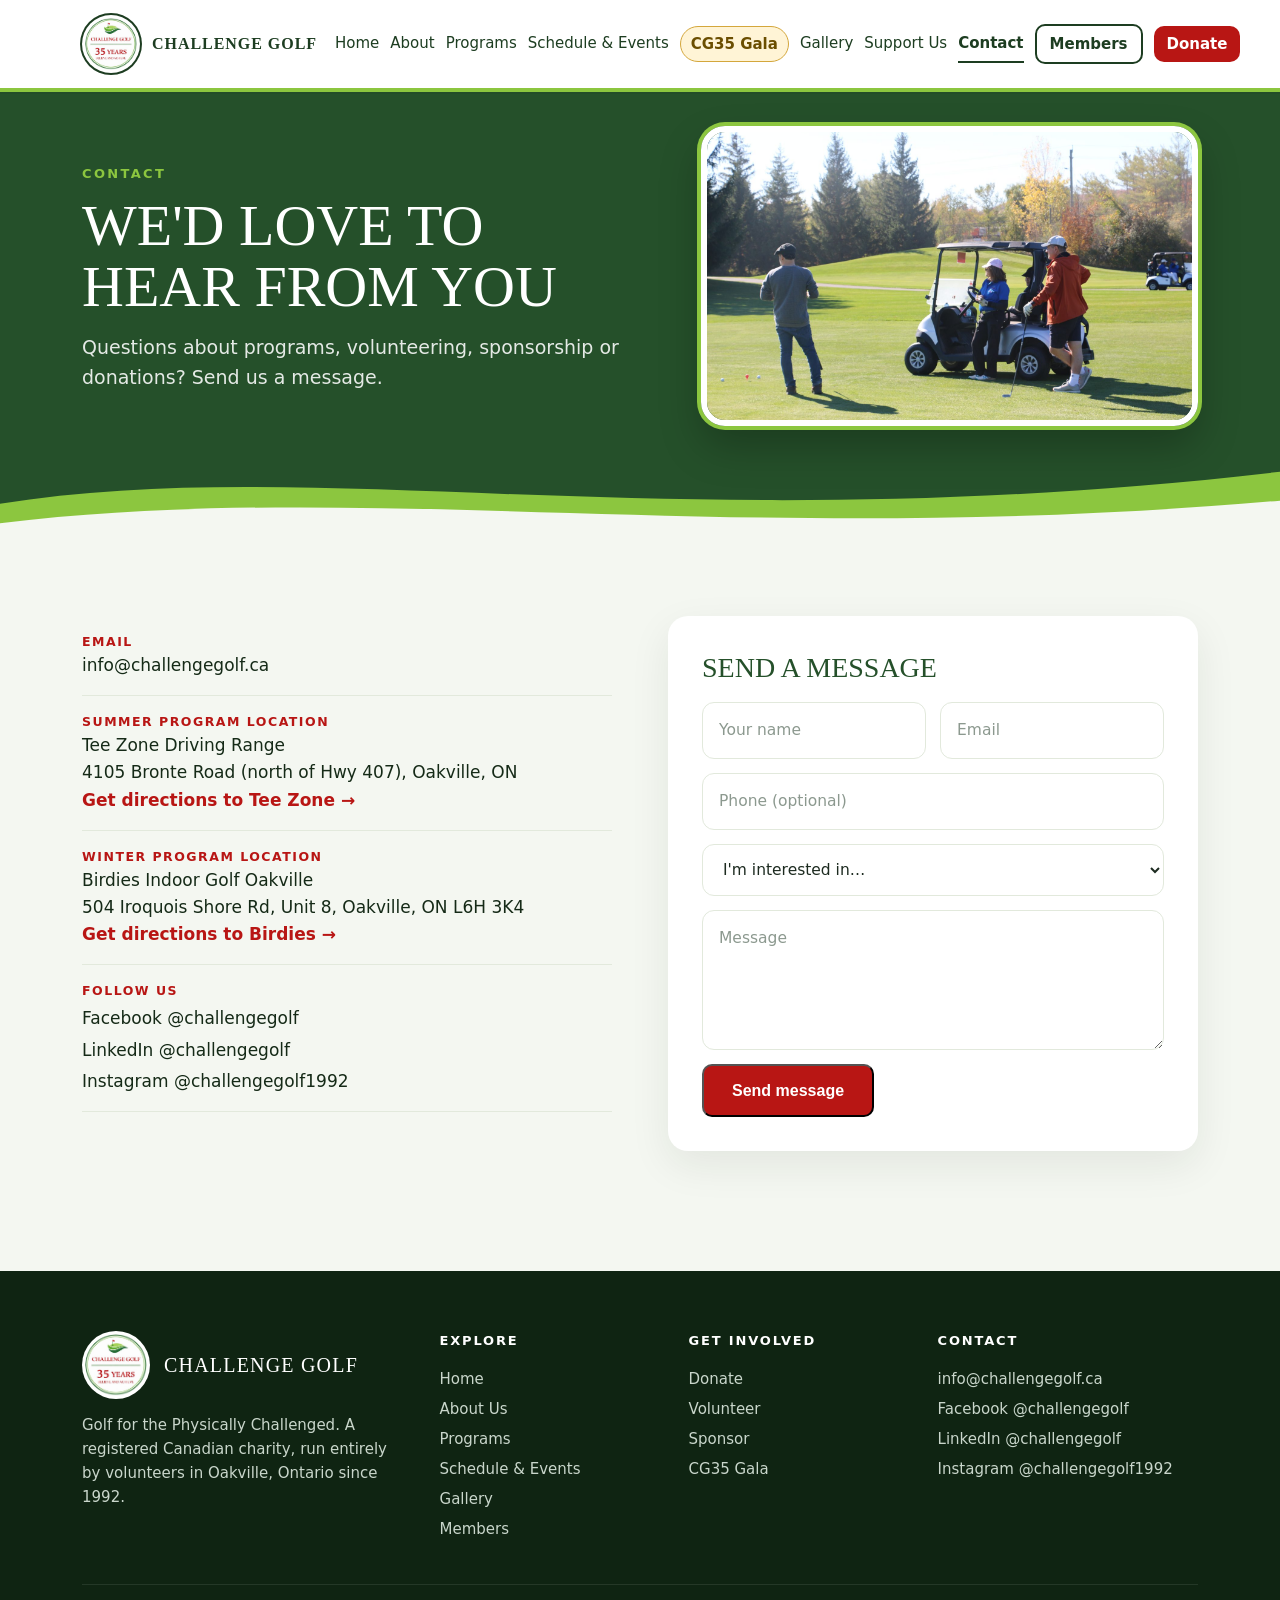
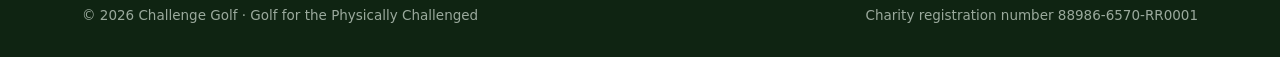
<file: cgsite 10/contact.html>
<!doctype html><html lang="en"><head>
<!-- Google tag (gtag.js) -->
<script async src="https://www.googletagmanager.com/gtag/js?id=G-38YF028WB8"></script>
<script>
  window.dataLayer = window.dataLayer || [];
  function gtag(){dataLayer.push(arguments);}
  gtag('js', new Date());
  gtag('config', 'G-38YF028WB8');
</script>
<meta charset="utf-8"><meta name="viewport" content="width=device-width,initial-scale=1">
<title>Contact Us | Challenge Golf</title><meta name="description" content="Get in touch with Challenge Golf. Email info@challengegolf.ca."><link rel="icon" href="img/logo.jpg"><link rel="stylesheet" href="css/style.css?v=202611141921"></head>
<body><div class="cgbanner" id="cgbanner" hidden></div><header class="sitehead" id="sitehead"><a class="skip" href="#main">Skip to content</a>
<div class="wrap nav"><a class="brand" href="index.html"><span class="seal"><img src="img/logo.jpg" alt="Challenge Golf 35 Years logo"></span>Challenge Golf</a>
<nav class="links" id="menu" aria-label="Main"><a href="index.html" class="">Home</a><a href="about.html" class="">About</a><a href="programs.html" class="">Programs</a><a href="events.html" class="">Schedule & Events</a><a href="cg35.html" class="hl">CG35 Gala</a><a href="gallery.html" class="">Gallery</a><a href="support.html" class="">Support Us</a><a href="contact.html" class="on ">Contact</a><a class="btn btn-mem" href="members.html">Members</a><a class="btn btn-red" href="support.html#donate">Donate</a></nav>
<button class="burger" aria-label="Open menu" onclick="document.getElementById('menu').classList.toggle('open')">
<svg width="30" height="30" viewBox="0 0 24 24"><path d="M4 7h16M4 12h16M4 17h16" stroke="#1d3d21" stroke-width="2" stroke-linecap="round"/></svg></button></div></header><div class="top"><div class="wrap phero has-img"><div><span class="kicker">Contact</span><h1>We'd love to hear from you</h1><p>Questions about programs, volunteering, sponsorship or donations? Send us a message.</p></div><div class="phimg"><img src="img/photos/course-cart.jpg" alt="" style="object-position:50% 60%"></div></div></div><div class="swoosh"><svg viewBox="0 0 1440 140" preserveAspectRatio="none" aria-hidden="true">
<path d="M0 90 C360 10 760 150 1440 40 V140 H0Z" fill="#8cc63f"/><path d="M0 120 C420 50 820 160 1440 85 V140 H0Z" fill="#f4f7f1"/></svg></div><main id="main"><section><div class="wrap split top-align"><div>
<div class="info"><div><small>Email</small><a href="mailto:info@challengegolf.ca">info@challengegolf.ca</a></div>
<div><small>Summer program location</small>Tee Zone Driving Range<br>4105 Bronte Road (north of Hwy 407), Oakville, ON<br><a href="https://maps.google.com/?q=Tee+Zone+Driving+Range+4105+Bronte+Road+Oakville" target="_blank" rel="noopener" style="color:var(--red);font-weight:700">Get directions to Tee Zone →</a></div>
<div><small>Winter program location</small>Birdies Indoor Golf Oakville<br>504 Iroquois Shore Rd, Unit 8, Oakville, ON L6H 3K4<br><a href="https://maps.google.com/?q=Birdies+Indoor+Golf+504+Iroquois+Shore+Rd+Unit+8+Oakville+ON+L6H+3K4" target="_blank" rel="noopener" style="color:var(--red);font-weight:700">Get directions to Birdies →</a></div>
<div class="soc"><small>Follow us</small><a href="https://www.facebook.com/profile.php?id=61550304226608" target="_blank" rel="noopener">Facebook @challengegolf</a><a href="https://www.linkedin.com/company/challengegolf" target="_blank" rel="noopener">LinkedIn @challengegolf</a><a href="https://www.instagram.com/challengegolf1992" target="_blank" rel="noopener">Instagram @challengegolf1992</a></div></div>
</div>
<div class="ticket"><h3 style="font-family:var(--serif);font-size:28px;font-weight:400;text-transform:uppercase;margin-bottom:16px">Send a message</h3>
<form action="https://formsubmit.co/info@challengegolf.ca" method="POST">
<input type="hidden" name="_subject" value="New message from the Challenge Golf website"><input type="hidden" name="_template" value="table"><input type="text" name="_honey" style="display:none" tabindex="-1" autocomplete="off">
<div class="f2"><label><span class="sr">Your name</span><input class="f" name="name" placeholder="Your name" required autocomplete="name"></label><label><span class="sr">Email</span><input class="f" type="email" name="email" placeholder="Email" required autocomplete="email"></label></div>
<label><span class="sr">Phone (optional)</span><input class="f" type="tel" name="phone" placeholder="Phone (optional)" autocomplete="tel"></label>
<label><span class="sr">I'm interested in</span><select class="f" name="interest"><option value="">I'm interested in…</option><option>Visiting / joining a program</option><option>Volunteering</option><option>Sponsoring</option><option>Donating</option><option>Other</option></select></label>
<label><span class="sr">Message</span><textarea class="f tall" name="message" placeholder="Message" required></textarea></label>
<button class="btn btn-red" type="submit" style="justify-self:start">Send message</button></form></div></div></section></main><footer><div class="wrap"><div class="cols">
<div><div class="fbrand"><span class="seal"><img src="img/logo.jpg" alt=""></span>Challenge Golf</div>
<p style="margin-top:14px;max-width:320px">Golf for the Physically Challenged. A registered Canadian charity, run entirely by volunteers in Oakville, Ontario since 1992.</p></div>
<div><h5>Explore</h5><a href="index.html">Home</a><a href="about.html">About Us</a><a href="programs.html">Programs</a><a href="events.html">Schedule &amp; Events</a><a href="gallery.html">Gallery</a><a href="members.html">Members</a></div>
<div><h5>Get involved</h5><a href="support.html#donate">Donate</a><a href="support.html#volunteer">Volunteer</a><a href="support.html#sponsor">Sponsor</a><a href="cg35.html">CG35 Gala</a></div>
<div><h5>Contact</h5><a href="mailto:info@challengegolf.ca">info@challengegolf.ca</a><a href="https://www.facebook.com/profile.php?id=61550304226608" target="_blank" rel="noopener">Facebook @challengegolf</a><a href="https://www.linkedin.com/company/challengegolf" target="_blank" rel="noopener">LinkedIn @challengegolf</a><a href="https://www.instagram.com/challengegolf1992" target="_blank" rel="noopener">Instagram @challengegolf1992</a></div>
</div><div class="legal"><span>© 2026 Challenge Golf · Golf for the Physically Challenged</span><span>Charity registration number 88986-6570-RR0001</span></div></div></footer><script>
(function(){var h=document.getElementById('sitehead');function f(){h.classList.toggle('scrolled',window.scrollY>40)}window.addEventListener('scroll',f,{passive:true});f();})();
document.querySelectorAll('.video[data-yt]').forEach(function(v){v.addEventListener('click',function(e){
 e.preventDefault();var f=document.createElement('iframe');
 f.src='https://www.youtube-nocookie.com/embed/'+v.dataset.yt+'?autoplay=1&rel=0';
 f.title=v.getAttribute('aria-label');f.allow='autoplay; encrypted-media; picture-in-picture; fullscreen';f.allowFullscreen=true;
 v.classList.add('playing');v.replaceChildren(f);});});
</script><script>(function(){
var K='cgset',s=null;try{var c=JSON.parse(sessionStorage.getItem(K)||'null');if(c&&Date.now()-c.t<300000)s=c.d;}catch(e){}
window.cgSettings=s?Promise.resolve(s):fetch('https://script.google.com/macros/s/AKfycbyhQZaWNkRIn-5wwjLmVNMmtg1RXDHmflhCB2a4eZmj07KKTMpmY1AJ-GMseeKXNH6x/exec?action=settings').then(function(r){return r.json()}).then(function(d){try{sessionStorage.setItem(K,JSON.stringify({t:Date.now(),d:d}))}catch(e){}return d}).catch(function(){return null});
window.cgSettings.then(function(d){if(!d||!d.announcements||!d.announcements.length)return;var b=document.getElementById('cgbanner');if(!b)return;
 b.innerHTML=d.announcements.map(function(a){var e=document.createElement('div');e.className='cgb';var p=document.createElement('span');p.textContent=a.msg;e.appendChild(p);
  if(a.url&&a.url.indexOf('http')===0){var l=document.createElement('a');l.href=a.url;l.textContent=(a.link_text||'Learn more')+' →';e.appendChild(l);}return e.outerHTML}).join('');b.hidden=false;});
})();</script></body></html>
</file>
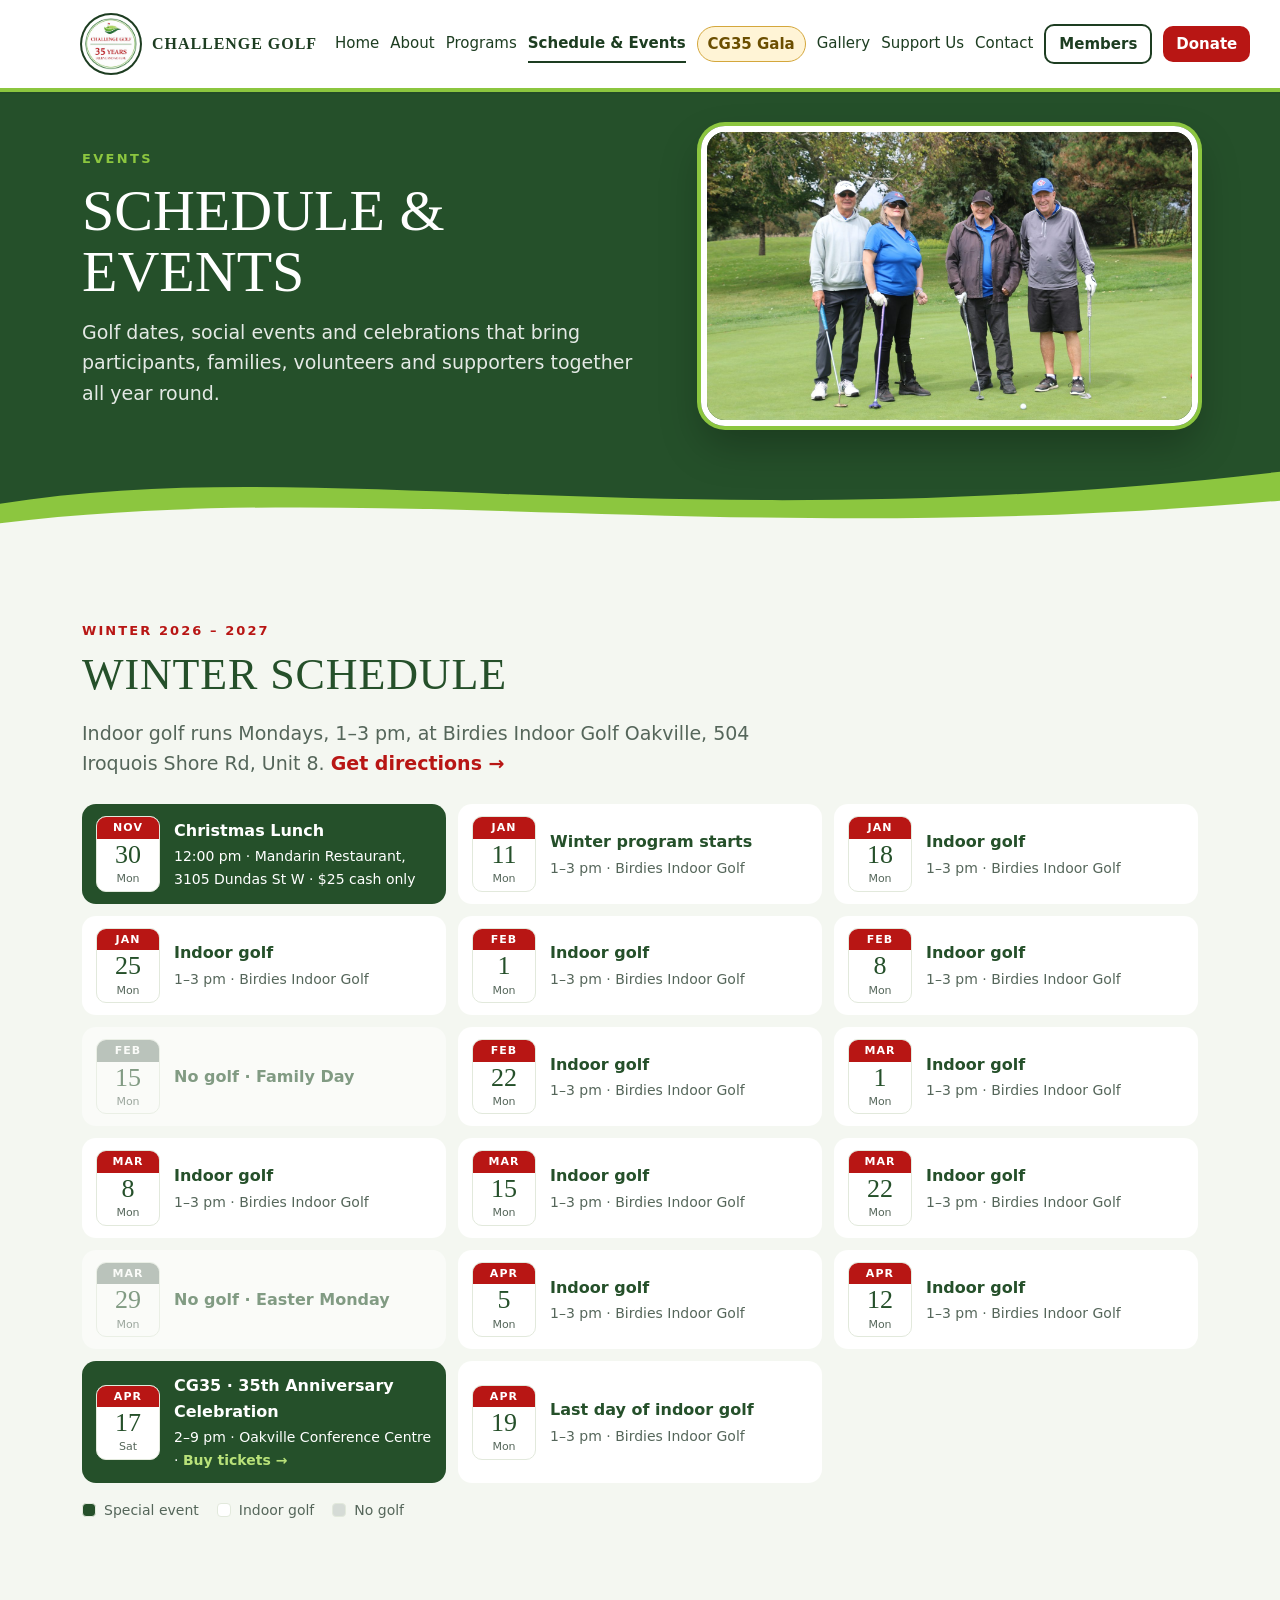
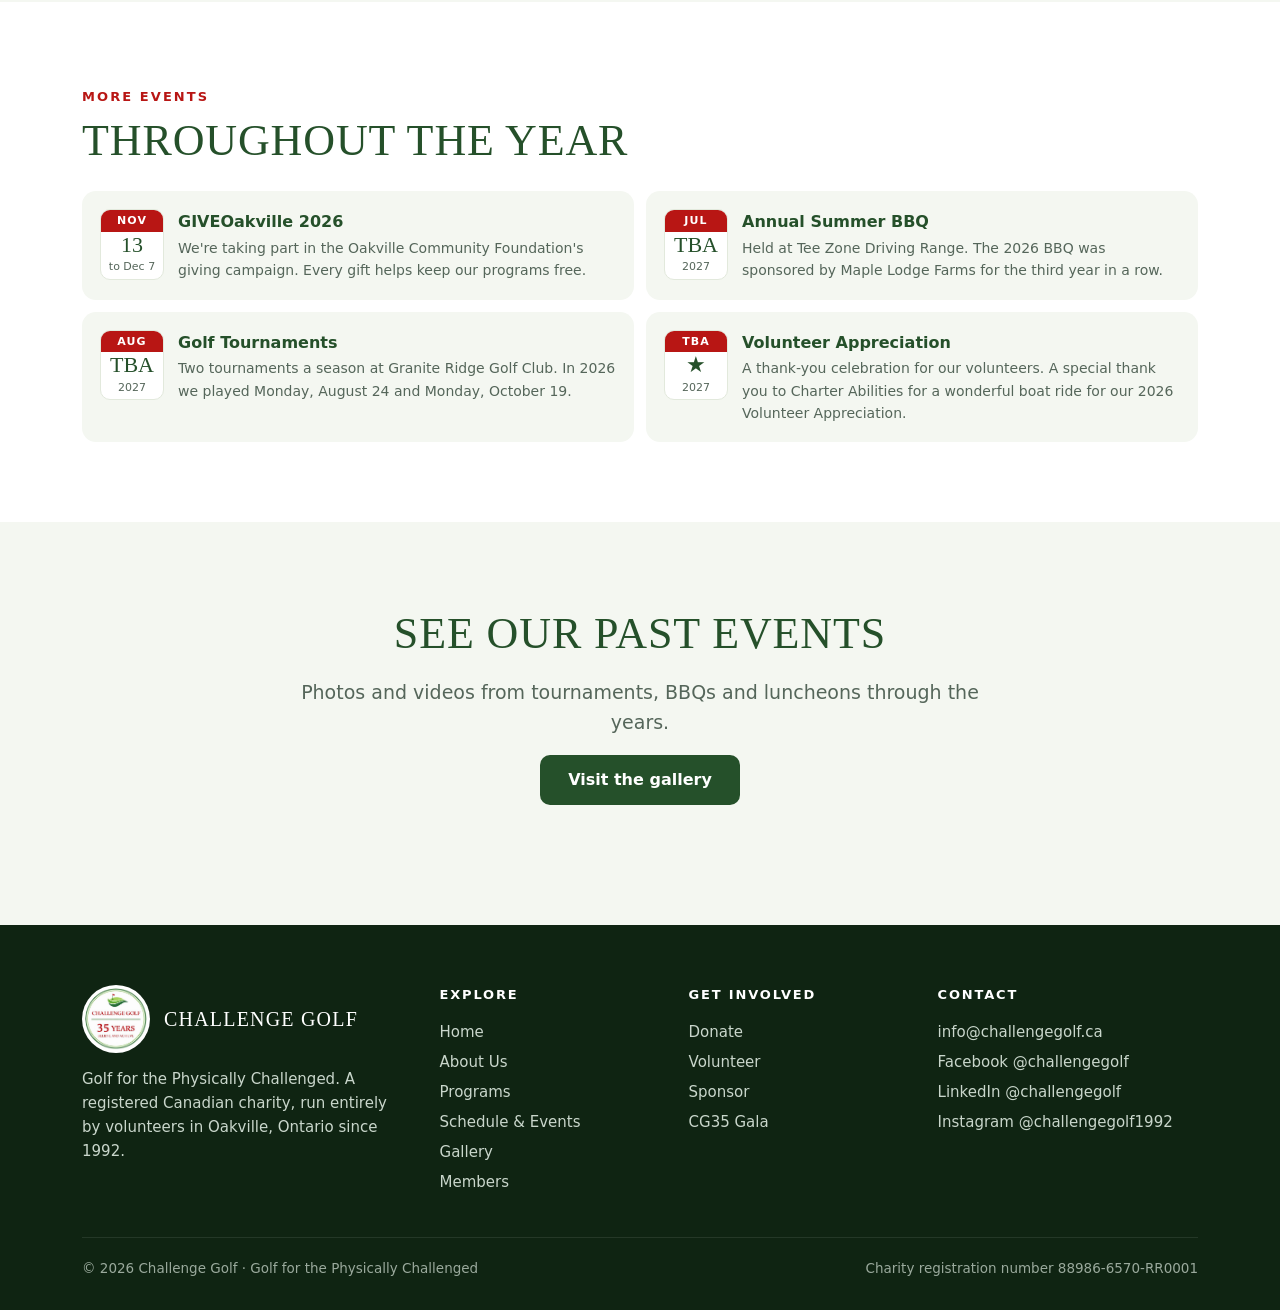
<file: cgsite 10/events.html>
<!doctype html><html lang="en"><head>
<!-- Google tag (gtag.js) -->
<script async src="https://www.googletagmanager.com/gtag/js?id=G-38YF028WB8"></script>
<script>
  window.dataLayer = window.dataLayer || [];
  function gtag(){dataLayer.push(arguments);}
  gtag('js', new Date());
  gtag('config', 'G-38YF028WB8');
</script>
<meta charset="utf-8"><meta name="viewport" content="width=device-width,initial-scale=1">
<title>Schedule & Events | Challenge Golf</title><meta name="description" content="Our winter golf schedule, the Christmas Lunch, the CG35 celebration and other events."><link rel="icon" href="img/logo.jpg"><link rel="stylesheet" href="css/style.css?v=202611141921"></head>
<body><div class="cgbanner" id="cgbanner" hidden></div><header class="sitehead" id="sitehead"><a class="skip" href="#main">Skip to content</a>
<div class="wrap nav"><a class="brand" href="index.html"><span class="seal"><img src="img/logo.jpg" alt="Challenge Golf 35 Years logo"></span>Challenge Golf</a>
<nav class="links" id="menu" aria-label="Main"><a href="index.html" class="">Home</a><a href="about.html" class="">About</a><a href="programs.html" class="">Programs</a><a href="events.html" class="on ">Schedule & Events</a><a href="cg35.html" class="hl">CG35 Gala</a><a href="gallery.html" class="">Gallery</a><a href="support.html" class="">Support Us</a><a href="contact.html" class="">Contact</a><a class="btn btn-mem" href="members.html">Members</a><a class="btn btn-red" href="support.html#donate">Donate</a></nav>
<button class="burger" aria-label="Open menu" onclick="document.getElementById('menu').classList.toggle('open')">
<svg width="30" height="30" viewBox="0 0 24 24"><path d="M4 7h16M4 12h16M4 17h16" stroke="#1d3d21" stroke-width="2" stroke-linecap="round"/></svg></button></div></header><div class="top"><div class="wrap phero has-img"><div><span class="kicker">Events</span><h1>Schedule & events</h1><p>Golf dates, social events and celebrations that bring participants, families, volunteers and supporters together all year round.</p></div><div class="phimg"><img src="img/photos/putting-green-four.jpg" alt="" style="object-position:50% 45%"></div></div></div><div class="swoosh"><svg viewBox="0 0 1440 140" preserveAspectRatio="none" aria-hidden="true">
<path d="M0 90 C360 10 760 150 1440 40 V140 H0Z" fill="#8cc63f"/><path d="M0 120 C420 50 820 160 1440 85 V140 H0Z" fill="#f4f7f1"/></svg></div><main id="main"><section><div class="wrap"><span class="sec-k">Winter 2026 – 2027</span><h2>Winter schedule</h2>
<p class="lead">Indoor golf runs Mondays, 1–3 pm, at Birdies Indoor Golf Oakville, 504 Iroquois Shore Rd, Unit 8. <a class="tlink" href="https://maps.google.com/?q=Birdies+Indoor+Golf+504+Iroquois+Shore+Rd+Unit+8+Oakville+ON+L6H+3K4" target="_blank" rel="noopener">Get directions →</a></p>
<div class="tiles"><div class="tile special" id="christmas"><div class="cal"><small>NOV</small><b>30</b><span>Mon</span></div><div><h4>Christmas Lunch</h4><p>12:00 pm · Mandarin Restaurant, 3105 Dundas St W · $25 cash only</p></div></div><div class="tile "><div class="cal"><small>JAN</small><b>11</b><span>Mon</span></div><div><h4>Winter program starts</h4><p>1–3 pm · Birdies Indoor Golf</p></div></div><div class="tile "><div class="cal"><small>JAN</small><b>18</b><span>Mon</span></div><div><h4>Indoor golf</h4><p>1–3 pm · Birdies Indoor Golf</p></div></div><div class="tile "><div class="cal"><small>JAN</small><b>25</b><span>Mon</span></div><div><h4>Indoor golf</h4><p>1–3 pm · Birdies Indoor Golf</p></div></div><div class="tile "><div class="cal"><small>FEB</small><b>1</b><span>Mon</span></div><div><h4>Indoor golf</h4><p>1–3 pm · Birdies Indoor Golf</p></div></div><div class="tile "><div class="cal"><small>FEB</small><b>8</b><span>Mon</span></div><div><h4>Indoor golf</h4><p>1–3 pm · Birdies Indoor Golf</p></div></div><div class="tile off"><div class="cal"><small>FEB</small><b>15</b><span>Mon</span></div><div><h4>No golf · Family Day</h4></div></div><div class="tile "><div class="cal"><small>FEB</small><b>22</b><span>Mon</span></div><div><h4>Indoor golf</h4><p>1–3 pm · Birdies Indoor Golf</p></div></div><div class="tile "><div class="cal"><small>MAR</small><b>1</b><span>Mon</span></div><div><h4>Indoor golf</h4><p>1–3 pm · Birdies Indoor Golf</p></div></div><div class="tile "><div class="cal"><small>MAR</small><b>8</b><span>Mon</span></div><div><h4>Indoor golf</h4><p>1–3 pm · Birdies Indoor Golf</p></div></div><div class="tile "><div class="cal"><small>MAR</small><b>15</b><span>Mon</span></div><div><h4>Indoor golf</h4><p>1–3 pm · Birdies Indoor Golf</p></div></div><div class="tile "><div class="cal"><small>MAR</small><b>22</b><span>Mon</span></div><div><h4>Indoor golf</h4><p>1–3 pm · Birdies Indoor Golf</p></div></div><div class="tile off"><div class="cal"><small>MAR</small><b>29</b><span>Mon</span></div><div><h4>No golf · Easter Monday</h4></div></div><div class="tile "><div class="cal"><small>APR</small><b>5</b><span>Mon</span></div><div><h4>Indoor golf</h4><p>1–3 pm · Birdies Indoor Golf</p></div></div><div class="tile "><div class="cal"><small>APR</small><b>12</b><span>Mon</span></div><div><h4>Indoor golf</h4><p>1–3 pm · Birdies Indoor Golf</p></div></div><div class="tile special" id="cg35"><div class="cal"><small>APR</small><b>17</b><span>Sat</span></div><div><h4>CG35 · 35th Anniversary Celebration</h4><p>2–9 pm · Oakville Conference Centre · <a class="tlink" href="https://ocf.fcsuite.com/erp/donate/list/event?event_date_id=2274" target="_blank" rel="noopener">Buy tickets →</a></p></div></div><div class="tile "><div class="cal"><small>APR</small><b>19</b><span>Mon</span></div><div><h4>Last day of indoor golf</h4><p>1–3 pm · Birdies Indoor Golf</p></div></div></div>
<p class="legend"><span class="k sp"></span>Special event <span class="k"></span>Indoor golf <span class="k off"></span>No golf</p></div></section>

<section class="white"><div class="wrap"><span class="sec-k">More events</span><h2>Throughout the year</h2>
<div class="tiles big">
<div class="tile " id="give"><div class="cal"><small>NOV</small><b>13</b><span>to Dec 7</span></div><div><h4>GIVEOakville 2026</h4><p>We're taking part in the Oakville Community Foundation's giving campaign. Every gift helps keep our programs free.</p></div></div>
<div class="tile " id="bbq"><div class="cal"><small>JUL</small><b>TBA</b><span>2027</span></div><div><h4>Annual Summer BBQ</h4><p>Held at Tee Zone Driving Range. The 2026 BBQ was sponsored by Maple Lodge Farms for the third year in a row.</p></div></div>
<div class="tile " id="tournaments"><div class="cal"><small>AUG</small><b>TBA</b><span>2027</span></div><div><h4>Golf Tournaments</h4><p>Two tournaments a season at Granite Ridge Golf Club. In 2026 we played Monday, August 24 and Monday, October 19.</p></div></div>
<div class="tile " id="volunteers"><div class="cal"><small>TBA</small><b>★</b><span>2027</span></div><div><h4>Volunteer Appreciation</h4><p>A thank-you celebration for our volunteers. A special thank you to Charter Abilities for a wonderful boat ride for our 2026 Volunteer Appreciation.</p></div></div>
</div></div></section>
<section><div class="wrap center"><h2>See our past events</h2><p class="lead">Photos and videos from tournaments, BBQs and luncheons through the years.</p><a class="btn btn-green" style="margin-top:18px" href="gallery.html">Visit the gallery</a></div></section></main><footer><div class="wrap"><div class="cols">
<div><div class="fbrand"><span class="seal"><img src="img/logo.jpg" alt=""></span>Challenge Golf</div>
<p style="margin-top:14px;max-width:320px">Golf for the Physically Challenged. A registered Canadian charity, run entirely by volunteers in Oakville, Ontario since 1992.</p></div>
<div><h5>Explore</h5><a href="index.html">Home</a><a href="about.html">About Us</a><a href="programs.html">Programs</a><a href="events.html">Schedule &amp; Events</a><a href="gallery.html">Gallery</a><a href="members.html">Members</a></div>
<div><h5>Get involved</h5><a href="support.html#donate">Donate</a><a href="support.html#volunteer">Volunteer</a><a href="support.html#sponsor">Sponsor</a><a href="cg35.html">CG35 Gala</a></div>
<div><h5>Contact</h5><a href="mailto:info@challengegolf.ca">info@challengegolf.ca</a><a href="https://www.facebook.com/profile.php?id=61550304226608" target="_blank" rel="noopener">Facebook @challengegolf</a><a href="https://www.linkedin.com/company/challengegolf" target="_blank" rel="noopener">LinkedIn @challengegolf</a><a href="https://www.instagram.com/challengegolf1992" target="_blank" rel="noopener">Instagram @challengegolf1992</a></div>
</div><div class="legal"><span>© 2026 Challenge Golf · Golf for the Physically Challenged</span><span>Charity registration number 88986-6570-RR0001</span></div></div></footer><script>
(function(){var h=document.getElementById('sitehead');function f(){h.classList.toggle('scrolled',window.scrollY>40)}window.addEventListener('scroll',f,{passive:true});f();})();
document.querySelectorAll('.video[data-yt]').forEach(function(v){v.addEventListener('click',function(e){
 e.preventDefault();var f=document.createElement('iframe');
 f.src='https://www.youtube-nocookie.com/embed/'+v.dataset.yt+'?autoplay=1&rel=0';
 f.title=v.getAttribute('aria-label');f.allow='autoplay; encrypted-media; picture-in-picture; fullscreen';f.allowFullscreen=true;
 v.classList.add('playing');v.replaceChildren(f);});});
</script><script>(function(){
var K='cgset',s=null;try{var c=JSON.parse(sessionStorage.getItem(K)||'null');if(c&&Date.now()-c.t<300000)s=c.d;}catch(e){}
window.cgSettings=s?Promise.resolve(s):fetch('https://script.google.com/macros/s/AKfycbyhQZaWNkRIn-5wwjLmVNMmtg1RXDHmflhCB2a4eZmj07KKTMpmY1AJ-GMseeKXNH6x/exec?action=settings').then(function(r){return r.json()}).then(function(d){try{sessionStorage.setItem(K,JSON.stringify({t:Date.now(),d:d}))}catch(e){}return d}).catch(function(){return null});
window.cgSettings.then(function(d){if(!d||!d.announcements||!d.announcements.length)return;var b=document.getElementById('cgbanner');if(!b)return;
 b.innerHTML=d.announcements.map(function(a){var e=document.createElement('div');e.className='cgb';var p=document.createElement('span');p.textContent=a.msg;e.appendChild(p);
  if(a.url&&a.url.indexOf('http')===0){var l=document.createElement('a');l.href=a.url;l.textContent=(a.link_text||'Learn more')+' →';e.appendChild(l);}return e.outerHTML}).join('');b.hidden=false;});
})();</script></body></html>
</file>
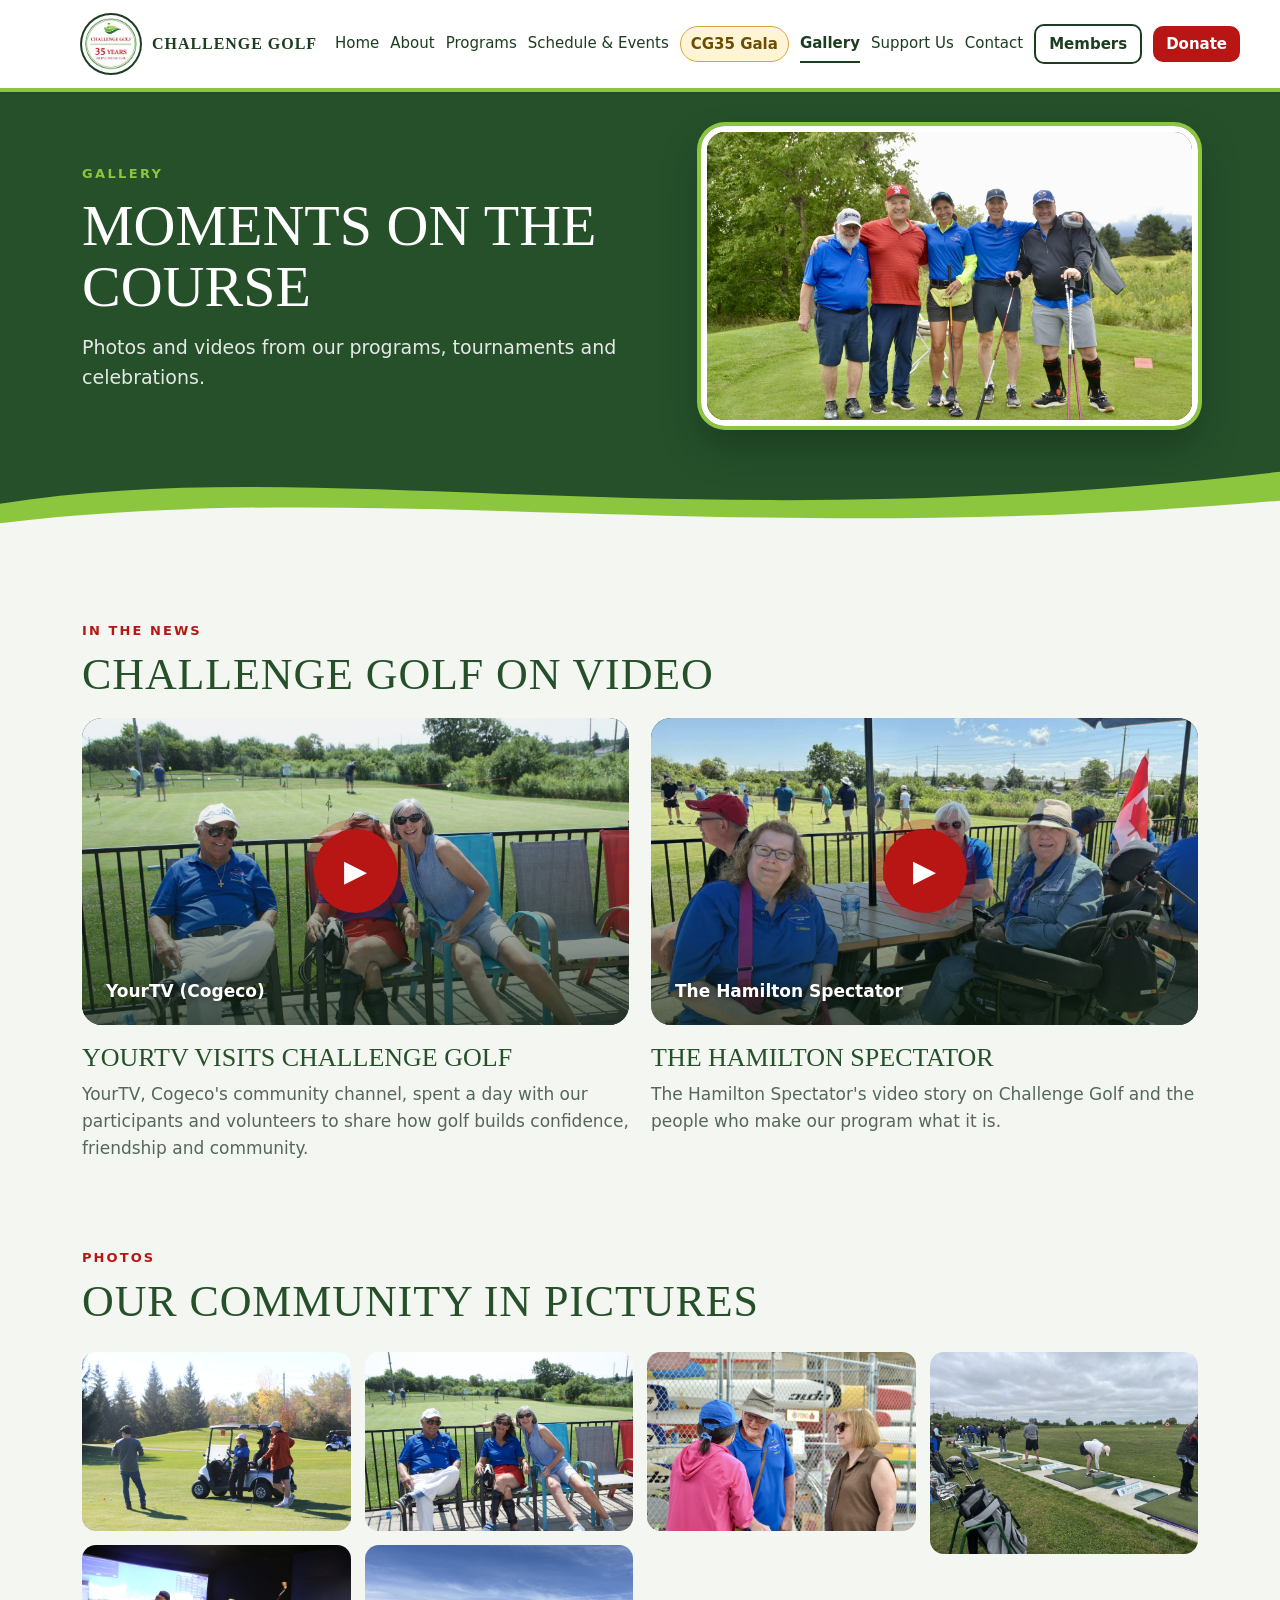
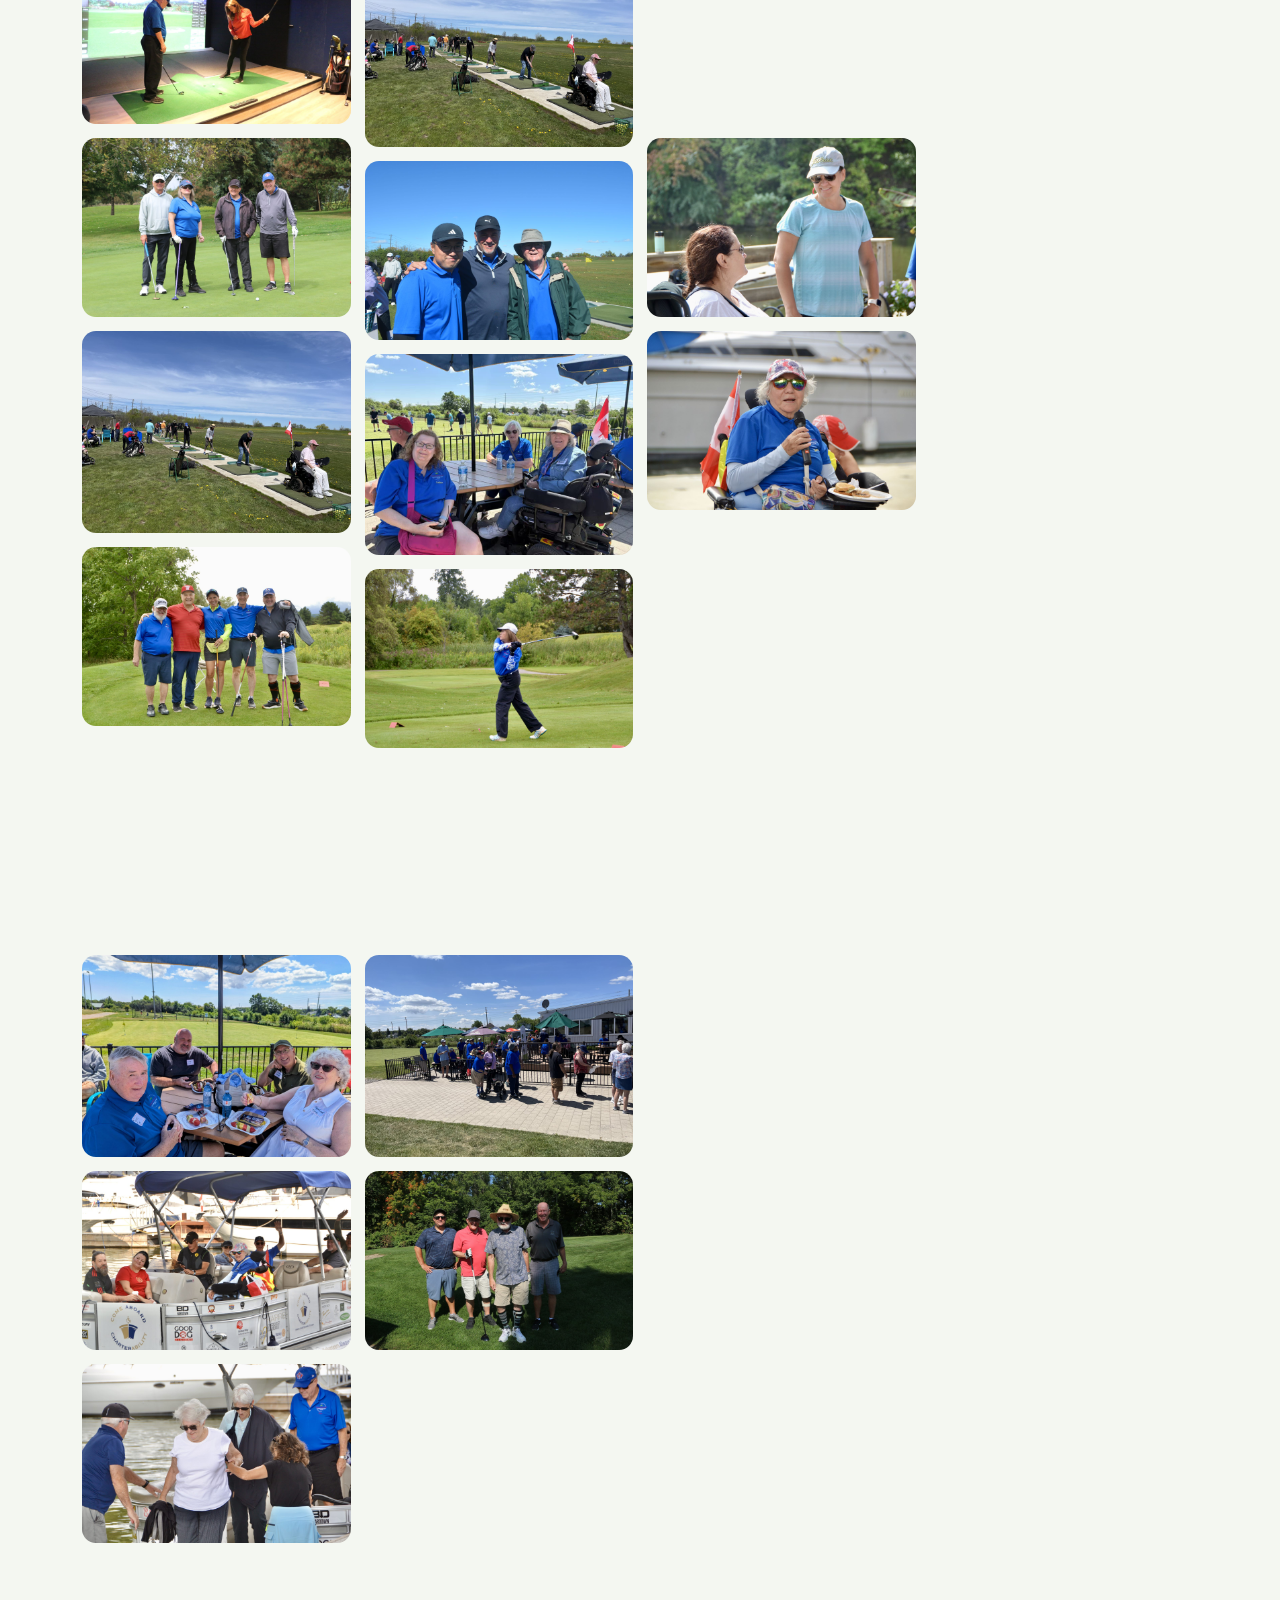
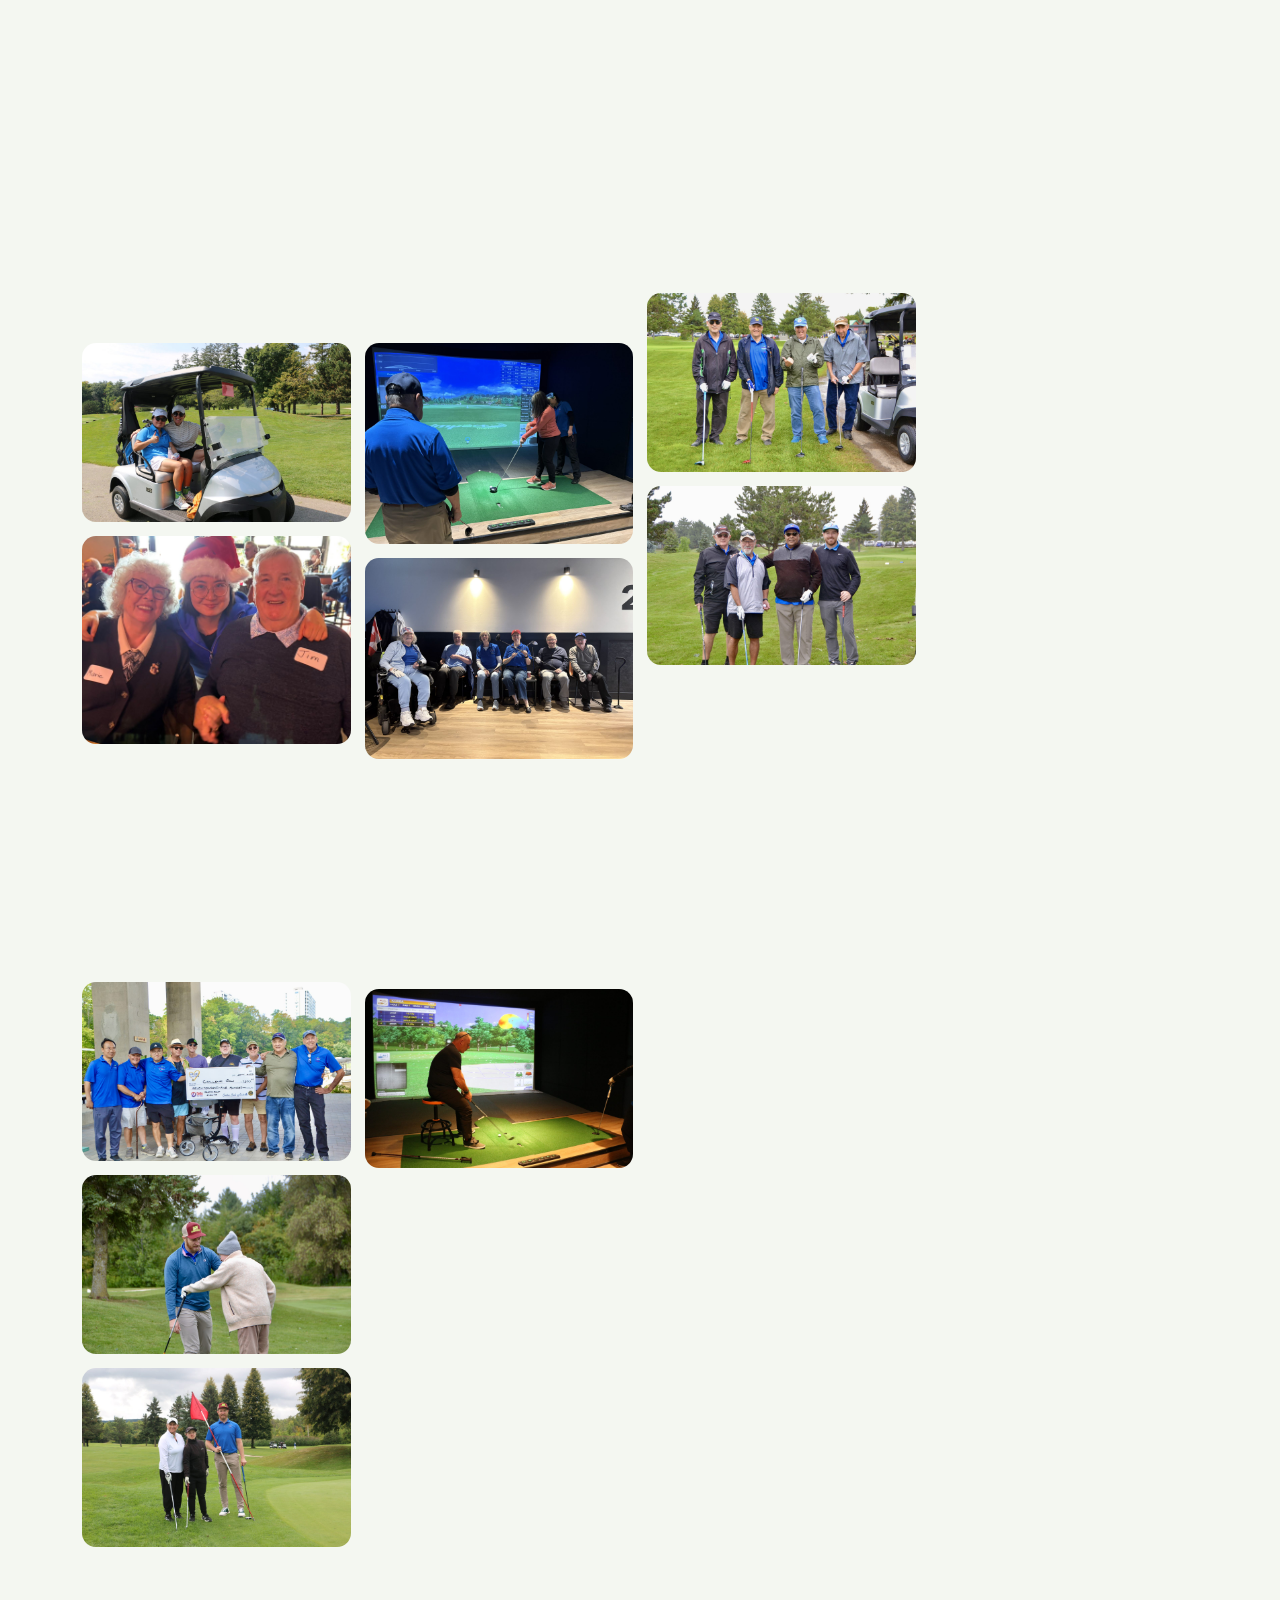
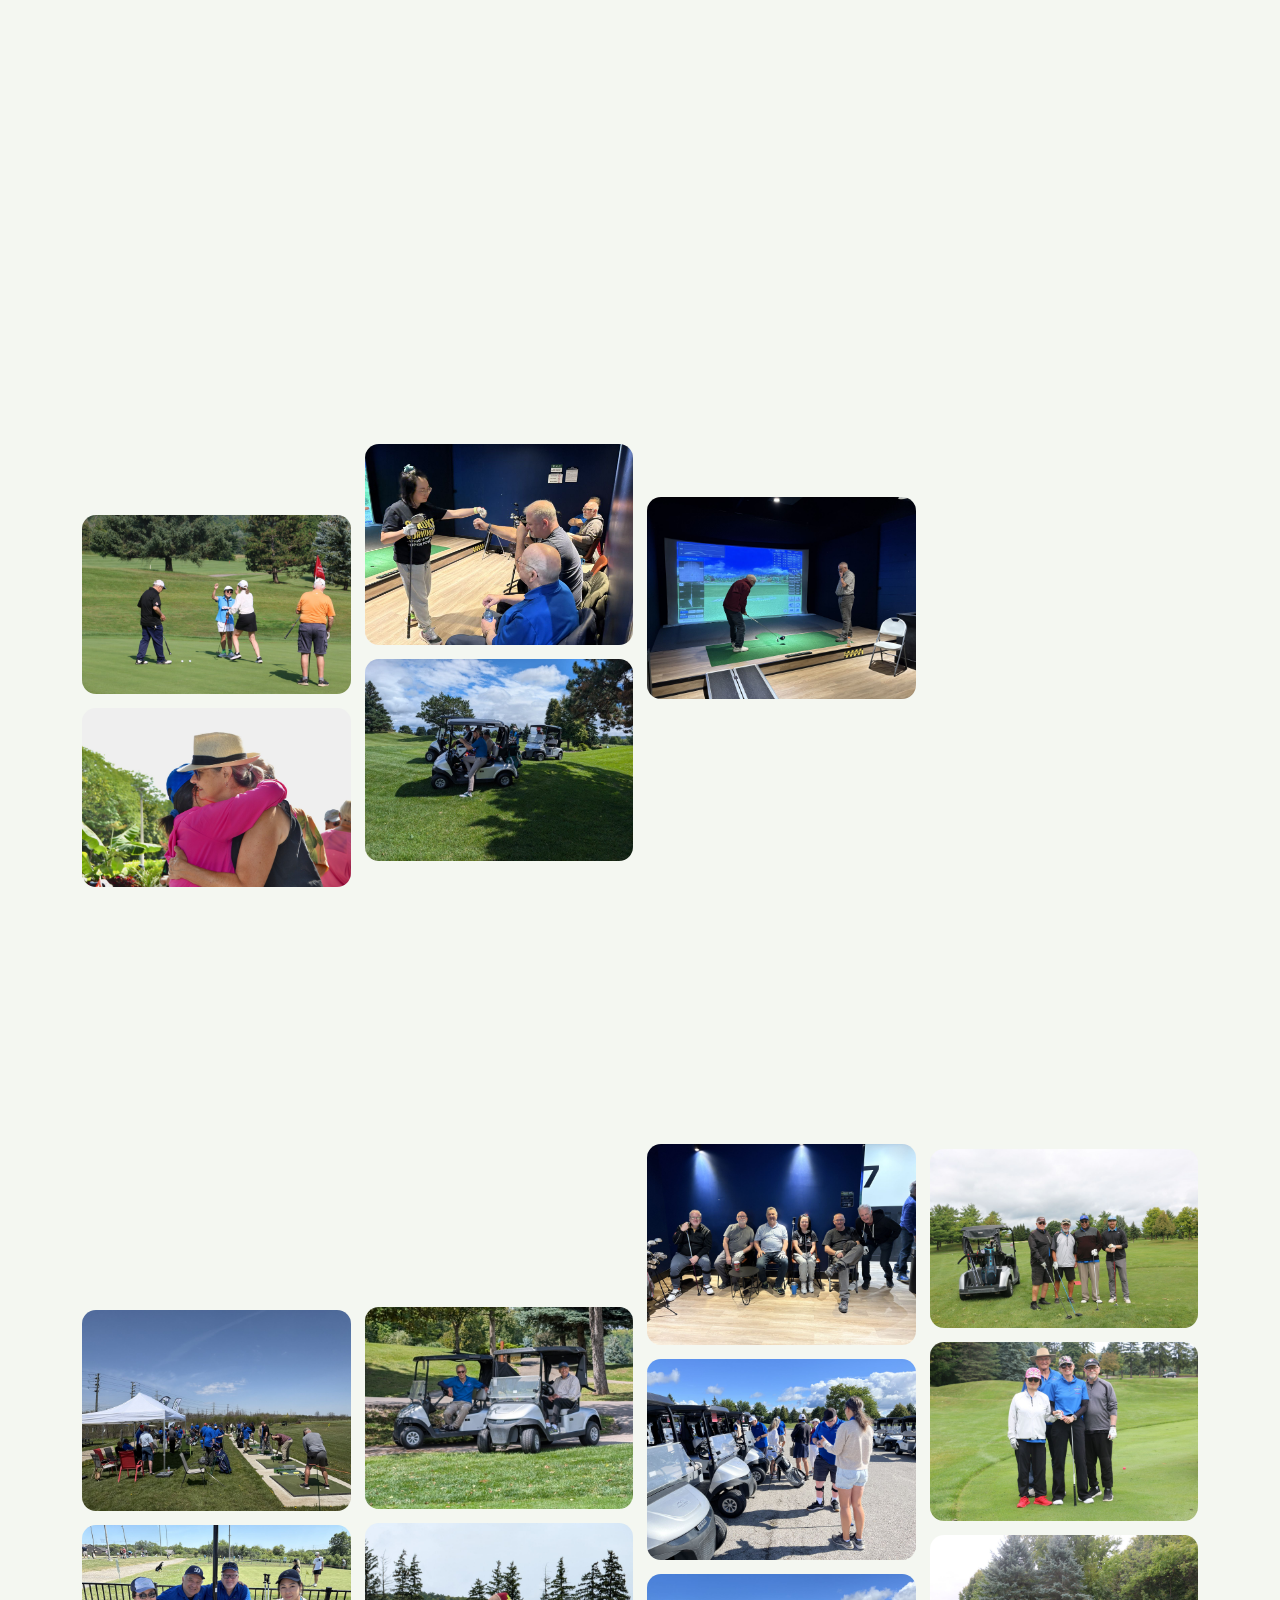
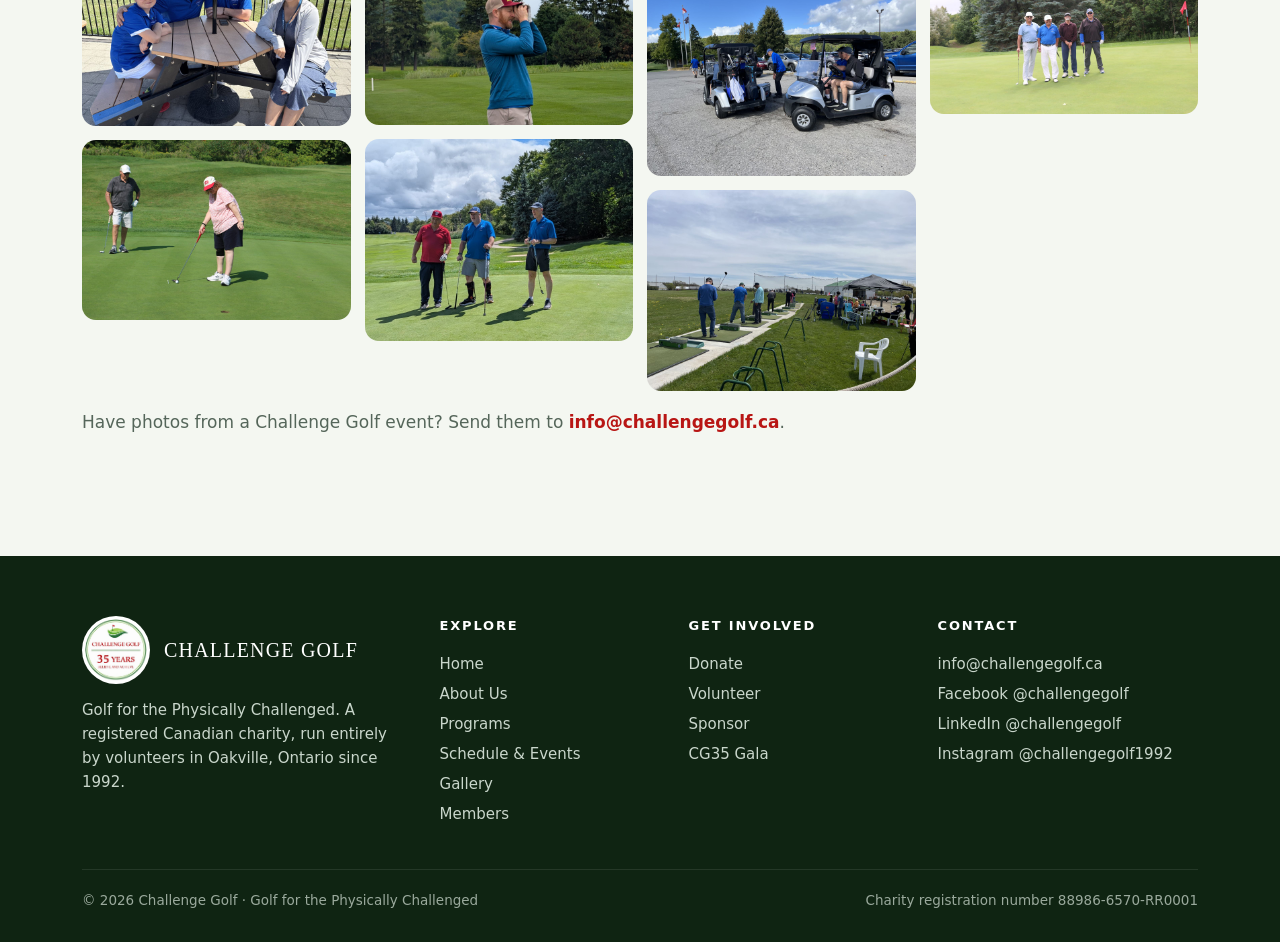
<file: cgsite 10/gallery.html>
<!doctype html><html lang="en"><head>
<!-- Google tag (gtag.js) -->
<script async src="https://www.googletagmanager.com/gtag/js?id=G-38YF028WB8"></script>
<script>
  window.dataLayer = window.dataLayer || [];
  function gtag(){dataLayer.push(arguments);}
  gtag('js', new Date());
  gtag('config', 'G-38YF028WB8');
</script>
<meta charset="utf-8"><meta name="viewport" content="width=device-width,initial-scale=1">
<title>Gallery | Challenge Golf</title><meta name="description" content="Photos and videos from Challenge Golf programs and events."><link rel="icon" href="img/logo.jpg"><link rel="stylesheet" href="css/style.css?v=202611141921"></head>
<body><div class="cgbanner" id="cgbanner" hidden></div><header class="sitehead" id="sitehead"><a class="skip" href="#main">Skip to content</a>
<div class="wrap nav"><a class="brand" href="index.html"><span class="seal"><img src="img/logo.jpg" alt="Challenge Golf 35 Years logo"></span>Challenge Golf</a>
<nav class="links" id="menu" aria-label="Main"><a href="index.html" class="">Home</a><a href="about.html" class="">About</a><a href="programs.html" class="">Programs</a><a href="events.html" class="">Schedule & Events</a><a href="cg35.html" class="hl">CG35 Gala</a><a href="gallery.html" class="on ">Gallery</a><a href="support.html" class="">Support Us</a><a href="contact.html" class="">Contact</a><a class="btn btn-mem" href="members.html">Members</a><a class="btn btn-red" href="support.html#donate">Donate</a></nav>
<button class="burger" aria-label="Open menu" onclick="document.getElementById('menu').classList.toggle('open')">
<svg width="30" height="30" viewBox="0 0 24 24"><path d="M4 7h16M4 12h16M4 17h16" stroke="#1d3d21" stroke-width="2" stroke-linecap="round"/></svg></button></div></header><div class="top"><div class="wrap phero has-img"><div><span class="kicker">Gallery</span><h1>Moments on the course</h1><p>Photos and videos from our programs, tournaments and celebrations.</p></div><div class="phimg"><img src="img/photos/tournament-five.jpg" alt="" style="object-position:50% 45%"></div></div></div><div class="swoosh"><svg viewBox="0 0 1440 140" preserveAspectRatio="none" aria-hidden="true">
<path d="M0 90 C360 10 760 150 1440 40 V140 H0Z" fill="#8cc63f"/><path d="M0 120 C420 50 820 160 1440 85 V140 H0Z" fill="#f4f7f1"/></svg></div><main id="main"><section><div class="wrap"><span class="sec-k">In the news</span><h2>Challenge Golf on video</h2><div class="grid2">
<div class="vid"><a class="video" href="https://youtu.be/fzcwRyUzTF8" data-yt="fzcwRyUzTF8" aria-label="Play video: YourTV feature on Challenge Golf"><img src="img/photos/range-laughs.jpg" alt="Participants laughing on the range"><span class="play" aria-hidden="true">▶</span><span class="cap">YourTV (Cogeco)</span></a>
<h3>YourTV visits Challenge Golf</h3><p>YourTV, Cogeco's community channel, spent a day with our participants and volunteers to share how golf builds confidence, friendship and community.</p></div>
<div class="vid"><a class="video" href="https://youtu.be/tVcAj_22jJY" data-yt="tVcAj_22jJY" aria-label="Play video: The Hamilton Spectator on Challenge Golf"><img src="img/photos/summer-patio2.jpg" alt="Members on the Tee Zone patio"><span class="play" aria-hidden="true">▶</span><span class="cap">The Hamilton Spectator</span></a>
<h3>The Hamilton Spectator</h3><p>The Hamilton Spectator's video story on Challenge Golf and the people who make our program what it is.</p></div>
</div></div></section>
<section style="padding-top:0"><div class="wrap"><span class="sec-k">Photos</span><h2>Our community in pictures</h2>
<div class="pgrid"><a href="img/photos/course-cart.jpg" target="_blank" rel="noopener"><img src="img/photos/course-cart.jpg" alt="Challenge Golf photo" loading="lazy" decoding="async"></a><a href="img/photos/simulator-lesson.jpg" target="_blank" rel="noopener"><img src="img/photos/simulator-lesson.jpg" alt="Challenge Golf photo" loading="lazy" decoding="async"></a><a href="img/photos/putting-green-four.jpg" target="_blank" rel="noopener"><img src="img/photos/putting-green-four.jpg" alt="Challenge Golf photo" loading="lazy" decoding="async"></a><a href="img/photos/range-lineup.jpg" target="_blank" rel="noopener"><img src="img/photos/range-lineup.jpg" alt="Challenge Golf photo" loading="lazy" decoding="async"></a><a href="img/photos/tournament-five.jpg" target="_blank" rel="noopener"><img src="img/photos/tournament-five.jpg" alt="Challenge Golf photo" loading="lazy" decoding="async"></a><a href="img/photos/bbq-overview.jpg" target="_blank" rel="noopener"><img src="img/photos/bbq-overview.jpg" alt="Challenge Golf photo" loading="lazy" decoding="async"></a><a href="img/photos/bbq-table.jpg" target="_blank" rel="noopener"><img src="img/photos/bbq-table.jpg" alt="Challenge Golf photo" loading="lazy" decoding="async"></a><a href="img/photos/boat-group.jpg" target="_blank" rel="noopener"><img src="img/photos/boat-group.jpg" alt="Challenge Golf photo" loading="lazy" decoding="async"></a><a href="img/photos/boat-help.jpg" target="_blank" rel="noopener"><img src="img/photos/boat-help.jpg" alt="Challenge Golf photo" loading="lazy" decoding="async"></a><a href="img/photos/boat-wave.jpg" target="_blank" rel="noopener"><img src="img/photos/boat-wave.jpg" alt="Challenge Golf photo" loading="lazy" decoding="async"></a><a href="img/photos/caregiver-chat.jpg" target="_blank" rel="noopener"><img src="img/photos/caregiver-chat.jpg" alt="Challenge Golf photo" loading="lazy" decoding="async"></a><a href="img/photos/cart-friends.jpg" target="_blank" rel="noopener"><img src="img/photos/cart-friends.jpg" alt="Challenge Golf photo" loading="lazy" decoding="async"></a><a href="img/photos/christmas-friends.jpg" target="_blank" rel="noopener"><img src="img/photos/christmas-friends.jpg" alt="Challenge Golf photo" loading="lazy" decoding="async"></a><a href="img/photos/christmas-room.jpg" target="_blank" rel="noopener"><img src="img/photos/christmas-room.jpg" alt="Challenge Golf photo" loading="lazy" decoding="async"></a><a href="img/photos/civitan-cheque.jpg" target="_blank" rel="noopener"><img src="img/photos/civitan-cheque.jpg" alt="Challenge Golf photo" loading="lazy" decoding="async"></a><a href="img/photos/coaching-arm.jpg" target="_blank" rel="noopener"><img src="img/photos/coaching-arm.jpg" alt="Challenge Golf photo" loading="lazy" decoding="async"></a><a href="img/photos/flag-friends.jpg" target="_blank" rel="noopener"><img src="img/photos/flag-friends.jpg" alt="Challenge Golf photo" loading="lazy" decoding="async"></a><a href="img/photos/group-lanai.jpg" target="_blank" rel="noopener"><img src="img/photos/group-lanai.jpg" alt="Challenge Golf photo" loading="lazy" decoding="async"></a><a href="img/photos/group-teezone.jpg" target="_blank" rel="noopener"><img src="img/photos/group-teezone.jpg" alt="Challenge Golf photo" loading="lazy" decoding="async"></a><a href="img/photos/hero-friends.jpg" target="_blank" rel="noopener"><img src="img/photos/hero-friends.jpg" alt="Challenge Golf photo" loading="lazy" decoding="async"></a><a href="img/photos/high-five.jpg" target="_blank" rel="noopener"><img src="img/photos/high-five.jpg" alt="Challenge Golf photo" loading="lazy" decoding="async"></a><a href="img/photos/hug.jpg" target="_blank" rel="noopener"><img src="img/photos/hug.jpg" alt="Challenge Golf photo" loading="lazy" decoding="async"></a><a href="img/photos/indoor-group.jpg" target="_blank" rel="noopener"><img src="img/photos/indoor-group.jpg" alt="Challenge Golf photo" loading="lazy" decoding="async"></a><a href="img/photos/maple-lodge.jpg" target="_blank" rel="noopener"><img src="img/photos/maple-lodge.jpg" alt="Challenge Golf photo" loading="lazy" decoding="async"></a><a href="img/photos/opening-day.jpg" target="_blank" rel="noopener"><img src="img/photos/opening-day.jpg" alt="Challenge Golf photo" loading="lazy" decoding="async"></a><a href="img/photos/patio-friends.jpg" target="_blank" rel="noopener"><img src="img/photos/patio-friends.jpg" alt="Challenge Golf photo" loading="lazy" decoding="async"></a><a href="img/photos/putting-brace.jpg" target="_blank" rel="noopener"><img src="img/photos/putting-brace.jpg" alt="Challenge Golf photo" loading="lazy" decoding="async"></a><a href="img/photos/range-laughs.jpg" target="_blank" rel="noopener"><img src="img/photos/range-laughs.jpg" alt="Challenge Golf photo" loading="lazy" decoding="async"></a><a href="img/photos/range-powerchair.jpg" target="_blank" rel="noopener"><img src="img/photos/range-powerchair.jpg" alt="Challenge Golf photo" loading="lazy" decoding="async"></a><a href="img/photos/range-smiles.jpg" target="_blank" rel="noopener"><img src="img/photos/range-smiles.jpg" alt="Challenge Golf photo" loading="lazy" decoding="async"></a><a href="img/photos/summer-patio2.jpg" target="_blank" rel="noopener"><img src="img/photos/summer-patio2.jpg" alt="Challenge Golf photo" loading="lazy" decoding="async"></a><a href="img/photos/swing-follow.jpg" target="_blank" rel="noopener"><img src="img/photos/swing-follow.jpg" alt="Challenge Golf photo" loading="lazy" decoding="async"></a><a href="img/photos/team-friends.jpg" target="_blank" rel="noopener"><img src="img/photos/team-friends.jpg" alt="Challenge Golf photo" loading="lazy" decoding="async"></a><a href="img/photos/teezone-patio.jpg" target="_blank" rel="noopener"><img src="img/photos/teezone-patio.jpg" alt="Challenge Golf photo" loading="lazy" decoding="async"></a><a href="img/photos/tournament-adaptive.jpg" target="_blank" rel="noopener"><img src="img/photos/tournament-adaptive.jpg" alt="Challenge Golf photo" loading="lazy" decoding="async"></a><a href="img/photos/tournament-colour.jpg" target="_blank" rel="noopener"><img src="img/photos/tournament-colour.jpg" alt="Challenge Golf photo" loading="lazy" decoding="async"></a><a href="img/photos/tournament-peace.jpg" target="_blank" rel="noopener"><img src="img/photos/tournament-peace.jpg" alt="Challenge Golf photo" loading="lazy" decoding="async"></a><a href="img/photos/volunteers-gazebo.jpg" target="_blank" rel="noopener"><img src="img/photos/volunteers-gazebo.jpg" alt="Challenge Golf photo" loading="lazy" decoding="async"></a><a href="img/photos/winter-coaching.jpg" target="_blank" rel="noopener"><img src="img/photos/winter-coaching.jpg" alt="Challenge Golf photo" loading="lazy" decoding="async"></a><a href="img/photos/winter-lounge.jpg" target="_blank" rel="noopener"><img src="img/photos/winter-lounge.jpg" alt="Challenge Golf photo" loading="lazy" decoding="async"></a><a href="img/photos/winter-ramp.jpg" target="_blank" rel="noopener"><img src="img/photos/winter-ramp.jpg" alt="Challenge Golf photo" loading="lazy" decoding="async"></a><a href="img/photos/winter-stool.jpg" target="_blank" rel="noopener"><img src="img/photos/winter-stool.jpg" alt="Challenge Golf photo" loading="lazy" decoding="async"></a><a href="img/photos/winter-team.jpg" target="_blank" rel="noopener"><img src="img/photos/winter-team.jpg" alt="Challenge Golf photo" loading="lazy" decoding="async"></a><a href="img/photos/winter-volunteers.jpg" target="_blank" rel="noopener"><img src="img/photos/winter-volunteers.jpg" alt="Challenge Golf photo" loading="lazy" decoding="async"></a><a href="img/gallery/cg-001.jpg" target="_blank" rel="noopener"><img src="img/gallery/cg-001.jpg" alt="Challenge Golf photo" loading="lazy" decoding="async"></a><a href="img/gallery/cg-002.jpg" target="_blank" rel="noopener"><img src="img/gallery/cg-002.jpg" alt="Challenge Golf photo" loading="lazy" decoding="async"></a><a href="img/gallery/cg-003.jpg" target="_blank" rel="noopener"><img src="img/gallery/cg-003.jpg" alt="Challenge Golf photo" loading="lazy" decoding="async"></a><a href="img/gallery/cg-004.jpg" target="_blank" rel="noopener"><img src="img/gallery/cg-004.jpg" alt="Challenge Golf photo" loading="lazy" decoding="async"></a><a href="img/gallery/cg-005.jpg" target="_blank" rel="noopener"><img src="img/gallery/cg-005.jpg" alt="Challenge Golf photo" loading="lazy" decoding="async"></a><a href="img/gallery/cg-006.jpg" target="_blank" rel="noopener"><img src="img/gallery/cg-006.jpg" alt="Challenge Golf photo" loading="lazy" decoding="async"></a><a href="img/gallery/cg-007.jpg" target="_blank" rel="noopener"><img src="img/gallery/cg-007.jpg" alt="Challenge Golf photo" loading="lazy" decoding="async"></a><a href="img/gallery/cg-008.jpg" target="_blank" rel="noopener"><img src="img/gallery/cg-008.jpg" alt="Challenge Golf photo" loading="lazy" decoding="async"></a><a href="img/gallery/cg-009.jpg" target="_blank" rel="noopener"><img src="img/gallery/cg-009.jpg" alt="Challenge Golf photo" loading="lazy" decoding="async"></a><a href="img/gallery/cg-015.jpg" target="_blank" rel="noopener"><img src="img/gallery/cg-015.jpg" alt="Challenge Golf photo" loading="lazy" decoding="async"></a><a href="img/gallery/cg-016.jpg" target="_blank" rel="noopener"><img src="img/gallery/cg-016.jpg" alt="Challenge Golf photo" loading="lazy" decoding="async"></a><a href="img/gallery/cg-017.jpg" target="_blank" rel="noopener"><img src="img/gallery/cg-017.jpg" alt="Challenge Golf photo" loading="lazy" decoding="async"></a><a href="img/gallery/cg-020.jpg" target="_blank" rel="noopener"><img src="img/gallery/cg-020.jpg" alt="Challenge Golf photo" loading="lazy" decoding="async"></a><a href="img/gallery/cg-021.jpg" target="_blank" rel="noopener"><img src="img/gallery/cg-021.jpg" alt="Challenge Golf photo" loading="lazy" decoding="async"></a><a href="img/gallery/cg-022.jpg" target="_blank" rel="noopener"><img src="img/gallery/cg-022.jpg" alt="Challenge Golf photo" loading="lazy" decoding="async"></a><a href="img/gallery/cg-025.jpg" target="_blank" rel="noopener"><img src="img/gallery/cg-025.jpg" alt="Challenge Golf photo" loading="lazy" decoding="async"></a><a href="img/gallery/cg-027.jpg" target="_blank" rel="noopener"><img src="img/gallery/cg-027.jpg" alt="Challenge Golf photo" loading="lazy" decoding="async"></a><a href="img/gallery/cg-028.jpg" target="_blank" rel="noopener"><img src="img/gallery/cg-028.jpg" alt="Challenge Golf photo" loading="lazy" decoding="async"></a><a href="img/gallery/cg-029.jpg" target="_blank" rel="noopener"><img src="img/gallery/cg-029.jpg" alt="Challenge Golf photo" loading="lazy" decoding="async"></a><a href="img/gallery/cg-032.jpg" target="_blank" rel="noopener"><img src="img/gallery/cg-032.jpg" alt="Challenge Golf photo" loading="lazy" decoding="async"></a><a href="img/gallery/cg-033.jpg" target="_blank" rel="noopener"><img src="img/gallery/cg-033.jpg" alt="Challenge Golf photo" loading="lazy" decoding="async"></a><a href="img/gallery/cg-035.jpg" target="_blank" rel="noopener"><img src="img/gallery/cg-035.jpg" alt="Challenge Golf photo" loading="lazy" decoding="async"></a><a href="img/gallery/cg-037.jpg" target="_blank" rel="noopener"><img src="img/gallery/cg-037.jpg" alt="Challenge Golf photo" loading="lazy" decoding="async"></a><a href="img/gallery/cg-038.jpg" target="_blank" rel="noopener"><img src="img/gallery/cg-038.jpg" alt="Challenge Golf photo" loading="lazy" decoding="async"></a><a href="img/gallery/cg-040.jpg" target="_blank" rel="noopener"><img src="img/gallery/cg-040.jpg" alt="Challenge Golf photo" loading="lazy" decoding="async"></a><a href="img/gallery/cg-041.jpg" target="_blank" rel="noopener"><img src="img/gallery/cg-041.jpg" alt="Challenge Golf photo" loading="lazy" decoding="async"></a><a href="img/gallery/cg-046.jpg" target="_blank" rel="noopener"><img src="img/gallery/cg-046.jpg" alt="Challenge Golf photo" loading="lazy" decoding="async"></a><a href="img/gallery/cg-047.jpg" target="_blank" rel="noopener"><img src="img/gallery/cg-047.jpg" alt="Challenge Golf photo" loading="lazy" decoding="async"></a><a href="img/gallery/cg-050.jpg" target="_blank" rel="noopener"><img src="img/gallery/cg-050.jpg" alt="Challenge Golf photo" loading="lazy" decoding="async"></a><a href="img/gallery/cg-052.jpg" target="_blank" rel="noopener"><img src="img/gallery/cg-052.jpg" alt="Challenge Golf photo" loading="lazy" decoding="async"></a><a href="img/gallery/cg-053.jpg" target="_blank" rel="noopener"><img src="img/gallery/cg-053.jpg" alt="Challenge Golf photo" loading="lazy" decoding="async"></a><a href="img/gallery/cg-054.jpg" target="_blank" rel="noopener"><img src="img/gallery/cg-054.jpg" alt="Challenge Golf photo" loading="lazy" decoding="async"></a><a href="img/gallery/cg-055.jpg" target="_blank" rel="noopener"><img src="img/gallery/cg-055.jpg" alt="Challenge Golf photo" loading="lazy" decoding="async"></a><a href="img/gallery/cg-058.jpg" target="_blank" rel="noopener"><img src="img/gallery/cg-058.jpg" alt="Challenge Golf photo" loading="lazy" decoding="async"></a><a href="img/gallery/cg-059.jpg" target="_blank" rel="noopener"><img src="img/gallery/cg-059.jpg" alt="Challenge Golf photo" loading="lazy" decoding="async"></a><a href="img/gallery/cg-061.jpg" target="_blank" rel="noopener"><img src="img/gallery/cg-061.jpg" alt="Challenge Golf photo" loading="lazy" decoding="async"></a><a href="img/gallery/cg-062.jpg" target="_blank" rel="noopener"><img src="img/gallery/cg-062.jpg" alt="Challenge Golf photo" loading="lazy" decoding="async"></a><a href="img/gallery/cg-069.jpg" target="_blank" rel="noopener"><img src="img/gallery/cg-069.jpg" alt="Challenge Golf photo" loading="lazy" decoding="async"></a><a href="img/gallery/cg-070.jpg" target="_blank" rel="noopener"><img src="img/gallery/cg-070.jpg" alt="Challenge Golf photo" loading="lazy" decoding="async"></a><a href="img/gallery/cg-074.jpg" target="_blank" rel="noopener"><img src="img/gallery/cg-074.jpg" alt="Challenge Golf photo" loading="lazy" decoding="async"></a><a href="img/gallery/cg-077.jpg" target="_blank" rel="noopener"><img src="img/gallery/cg-077.jpg" alt="Challenge Golf photo" loading="lazy" decoding="async"></a><a href="img/gallery/cg-084.jpg" target="_blank" rel="noopener"><img src="img/gallery/cg-084.jpg" alt="Challenge Golf photo" loading="lazy" decoding="async"></a><a href="img/gallery/cg-085.jpg" target="_blank" rel="noopener"><img src="img/gallery/cg-085.jpg" alt="Challenge Golf photo" loading="lazy" decoding="async"></a><a href="img/gallery/cg-086.jpg" target="_blank" rel="noopener"><img src="img/gallery/cg-086.jpg" alt="Challenge Golf photo" loading="lazy" decoding="async"></a><a href="img/gallery/cg-098.jpg" target="_blank" rel="noopener"><img src="img/gallery/cg-098.jpg" alt="Challenge Golf photo" loading="lazy" decoding="async"></a><a href="img/gallery/cg-100.jpg" target="_blank" rel="noopener"><img src="img/gallery/cg-100.jpg" alt="Challenge Golf photo" loading="lazy" decoding="async"></a><a href="img/gallery/cg-101.jpg" target="_blank" rel="noopener"><img src="img/gallery/cg-101.jpg" alt="Challenge Golf photo" loading="lazy" decoding="async"></a><a href="img/gallery/cg-104.jpg" target="_blank" rel="noopener"><img src="img/gallery/cg-104.jpg" alt="Challenge Golf photo" loading="lazy" decoding="async"></a><a href="img/gallery/cg-105.jpg" target="_blank" rel="noopener"><img src="img/gallery/cg-105.jpg" alt="Challenge Golf photo" loading="lazy" decoding="async"></a><a href="img/gallery/cg-106.jpg" target="_blank" rel="noopener"><img src="img/gallery/cg-106.jpg" alt="Challenge Golf photo" loading="lazy" decoding="async"></a><a href="img/gallery/cg-108.jpg" target="_blank" rel="noopener"><img src="img/gallery/cg-108.jpg" alt="Challenge Golf photo" loading="lazy" decoding="async"></a><a href="img/gallery/cg-109.jpg" target="_blank" rel="noopener"><img src="img/gallery/cg-109.jpg" alt="Challenge Golf photo" loading="lazy" decoding="async"></a><a href="img/gallery/cg-110.jpg" target="_blank" rel="noopener"><img src="img/gallery/cg-110.jpg" alt="Challenge Golf photo" loading="lazy" decoding="async"></a><a href="img/gallery/cg-117.jpg" target="_blank" rel="noopener"><img src="img/gallery/cg-117.jpg" alt="Challenge Golf photo" loading="lazy" decoding="async"></a><a href="img/gallery/cg-121.jpg" target="_blank" rel="noopener"><img src="img/gallery/cg-121.jpg" alt="Challenge Golf photo" loading="lazy" decoding="async"></a><a href="img/gallery/cg-125.jpg" target="_blank" rel="noopener"><img src="img/gallery/cg-125.jpg" alt="Challenge Golf photo" loading="lazy" decoding="async"></a><a href="img/gallery/cg-126.jpg" target="_blank" rel="noopener"><img src="img/gallery/cg-126.jpg" alt="Challenge Golf photo" loading="lazy" decoding="async"></a><a href="img/gallery/cg-127.jpg" target="_blank" rel="noopener"><img src="img/gallery/cg-127.jpg" alt="Challenge Golf photo" loading="lazy" decoding="async"></a><a href="img/gallery/cg-131.jpg" target="_blank" rel="noopener"><img src="img/gallery/cg-131.jpg" alt="Challenge Golf photo" loading="lazy" decoding="async"></a><a href="img/gallery/cg-134.jpg" target="_blank" rel="noopener"><img src="img/gallery/cg-134.jpg" alt="Challenge Golf photo" loading="lazy" decoding="async"></a><a href="img/gallery/cg-137.jpg" target="_blank" rel="noopener"><img src="img/gallery/cg-137.jpg" alt="Challenge Golf photo" loading="lazy" decoding="async"></a><a href="img/gallery/cg-138.jpg" target="_blank" rel="noopener"><img src="img/gallery/cg-138.jpg" alt="Challenge Golf photo" loading="lazy" decoding="async"></a><a href="img/gallery/cg-159.jpg" target="_blank" rel="noopener"><img src="img/gallery/cg-159.jpg" alt="Challenge Golf photo" loading="lazy" decoding="async"></a></div>
<p style="color:var(--muted);margin-top:18px">Have photos from a Challenge Golf event? Send them to <a href="mailto:info@challengegolf.ca" style="color:var(--red);font-weight:700">info@challengegolf.ca</a>.</p></div></section></main><footer><div class="wrap"><div class="cols">
<div><div class="fbrand"><span class="seal"><img src="img/logo.jpg" alt=""></span>Challenge Golf</div>
<p style="margin-top:14px;max-width:320px">Golf for the Physically Challenged. A registered Canadian charity, run entirely by volunteers in Oakville, Ontario since 1992.</p></div>
<div><h5>Explore</h5><a href="index.html">Home</a><a href="about.html">About Us</a><a href="programs.html">Programs</a><a href="events.html">Schedule &amp; Events</a><a href="gallery.html">Gallery</a><a href="members.html">Members</a></div>
<div><h5>Get involved</h5><a href="support.html#donate">Donate</a><a href="support.html#volunteer">Volunteer</a><a href="support.html#sponsor">Sponsor</a><a href="cg35.html">CG35 Gala</a></div>
<div><h5>Contact</h5><a href="mailto:info@challengegolf.ca">info@challengegolf.ca</a><a href="https://www.facebook.com/profile.php?id=61550304226608" target="_blank" rel="noopener">Facebook @challengegolf</a><a href="https://www.linkedin.com/company/challengegolf" target="_blank" rel="noopener">LinkedIn @challengegolf</a><a href="https://www.instagram.com/challengegolf1992" target="_blank" rel="noopener">Instagram @challengegolf1992</a></div>
</div><div class="legal"><span>© 2026 Challenge Golf · Golf for the Physically Challenged</span><span>Charity registration number 88986-6570-RR0001</span></div></div></footer><script>
(function(){var h=document.getElementById('sitehead');function f(){h.classList.toggle('scrolled',window.scrollY>40)}window.addEventListener('scroll',f,{passive:true});f();})();
document.querySelectorAll('.video[data-yt]').forEach(function(v){v.addEventListener('click',function(e){
 e.preventDefault();var f=document.createElement('iframe');
 f.src='https://www.youtube-nocookie.com/embed/'+v.dataset.yt+'?autoplay=1&rel=0';
 f.title=v.getAttribute('aria-label');f.allow='autoplay; encrypted-media; picture-in-picture; fullscreen';f.allowFullscreen=true;
 v.classList.add('playing');v.replaceChildren(f);});});
</script><script>(function(){
var K='cgset',s=null;try{var c=JSON.parse(sessionStorage.getItem(K)||'null');if(c&&Date.now()-c.t<300000)s=c.d;}catch(e){}
window.cgSettings=s?Promise.resolve(s):fetch('https://script.google.com/macros/s/AKfycbyhQZaWNkRIn-5wwjLmVNMmtg1RXDHmflhCB2a4eZmj07KKTMpmY1AJ-GMseeKXNH6x/exec?action=settings').then(function(r){return r.json()}).then(function(d){try{sessionStorage.setItem(K,JSON.stringify({t:Date.now(),d:d}))}catch(e){}return d}).catch(function(){return null});
window.cgSettings.then(function(d){if(!d||!d.announcements||!d.announcements.length)return;var b=document.getElementById('cgbanner');if(!b)return;
 b.innerHTML=d.announcements.map(function(a){var e=document.createElement('div');e.className='cgb';var p=document.createElement('span');p.textContent=a.msg;e.appendChild(p);
  if(a.url&&a.url.indexOf('http')===0){var l=document.createElement('a');l.href=a.url;l.textContent=(a.link_text||'Learn more')+' →';e.appendChild(l);}return e.outerHTML}).join('');b.hidden=false;});
})();</script></body></html>
</file>
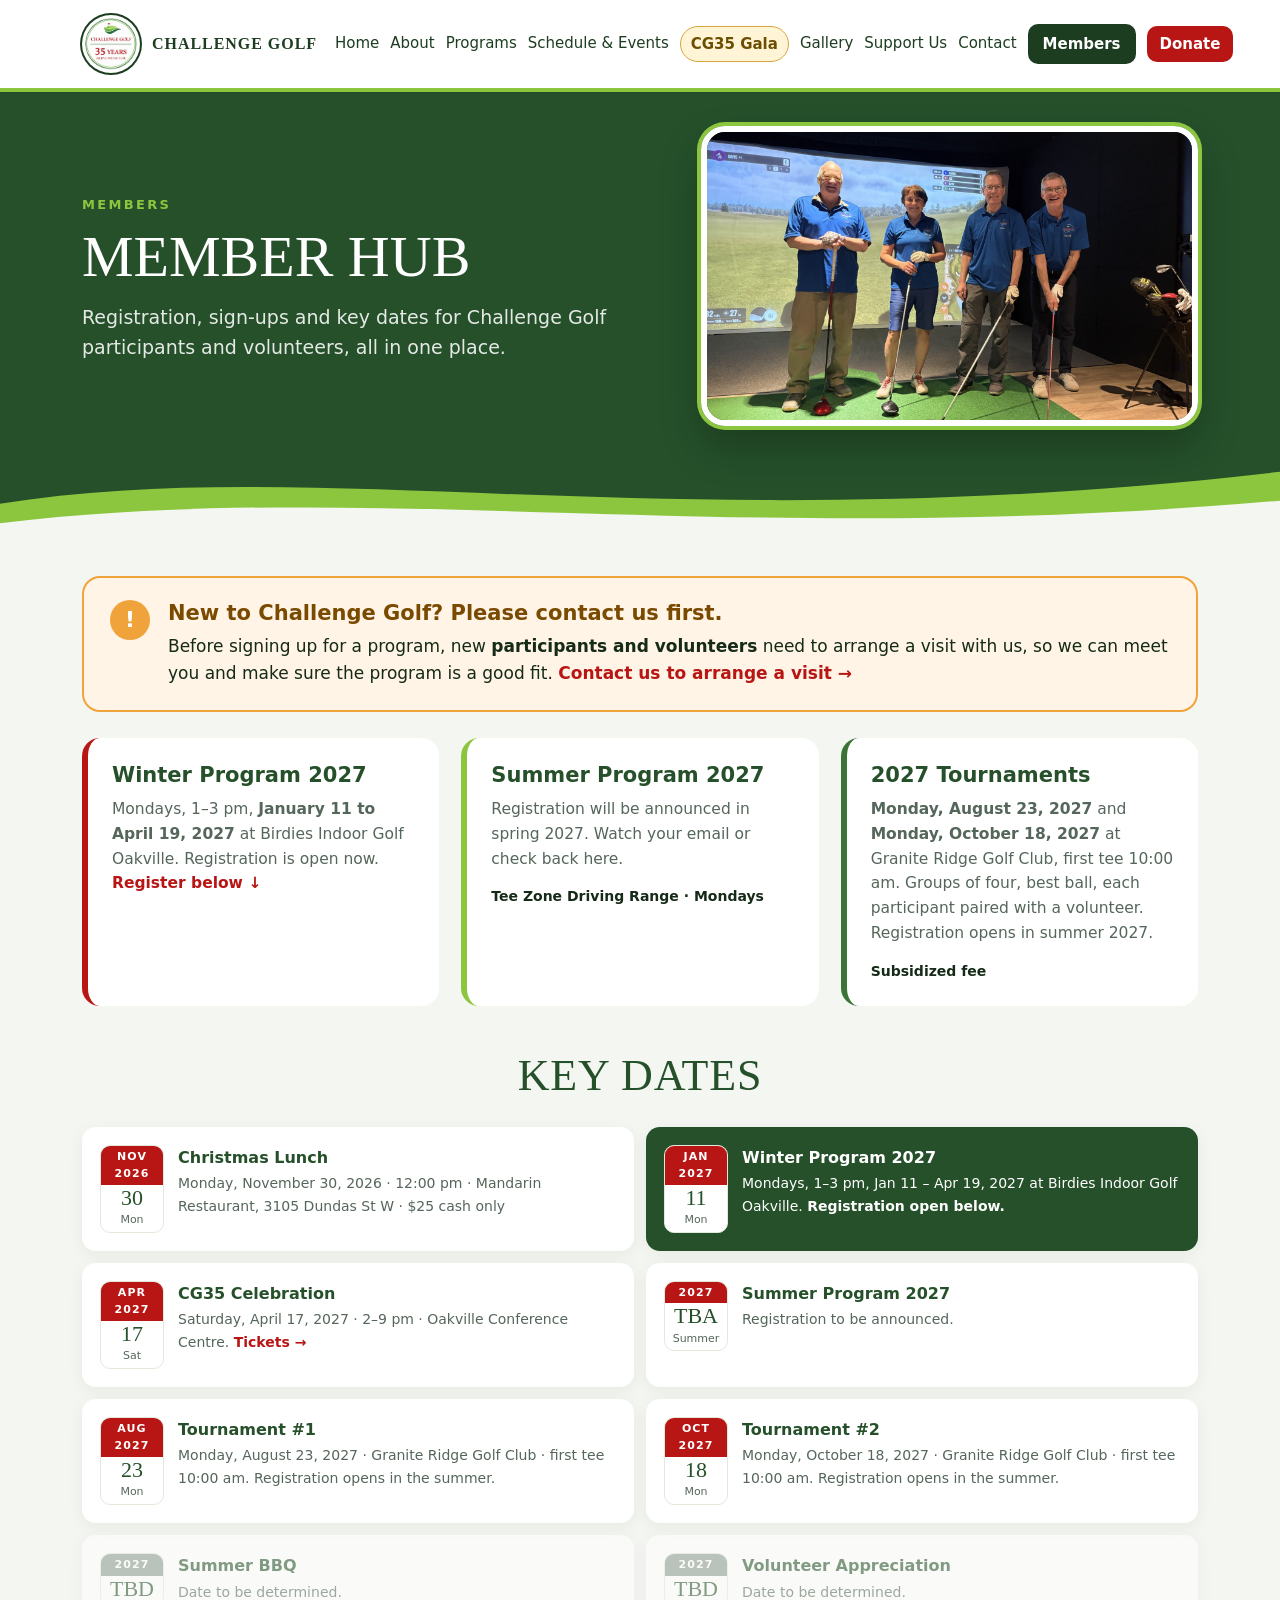
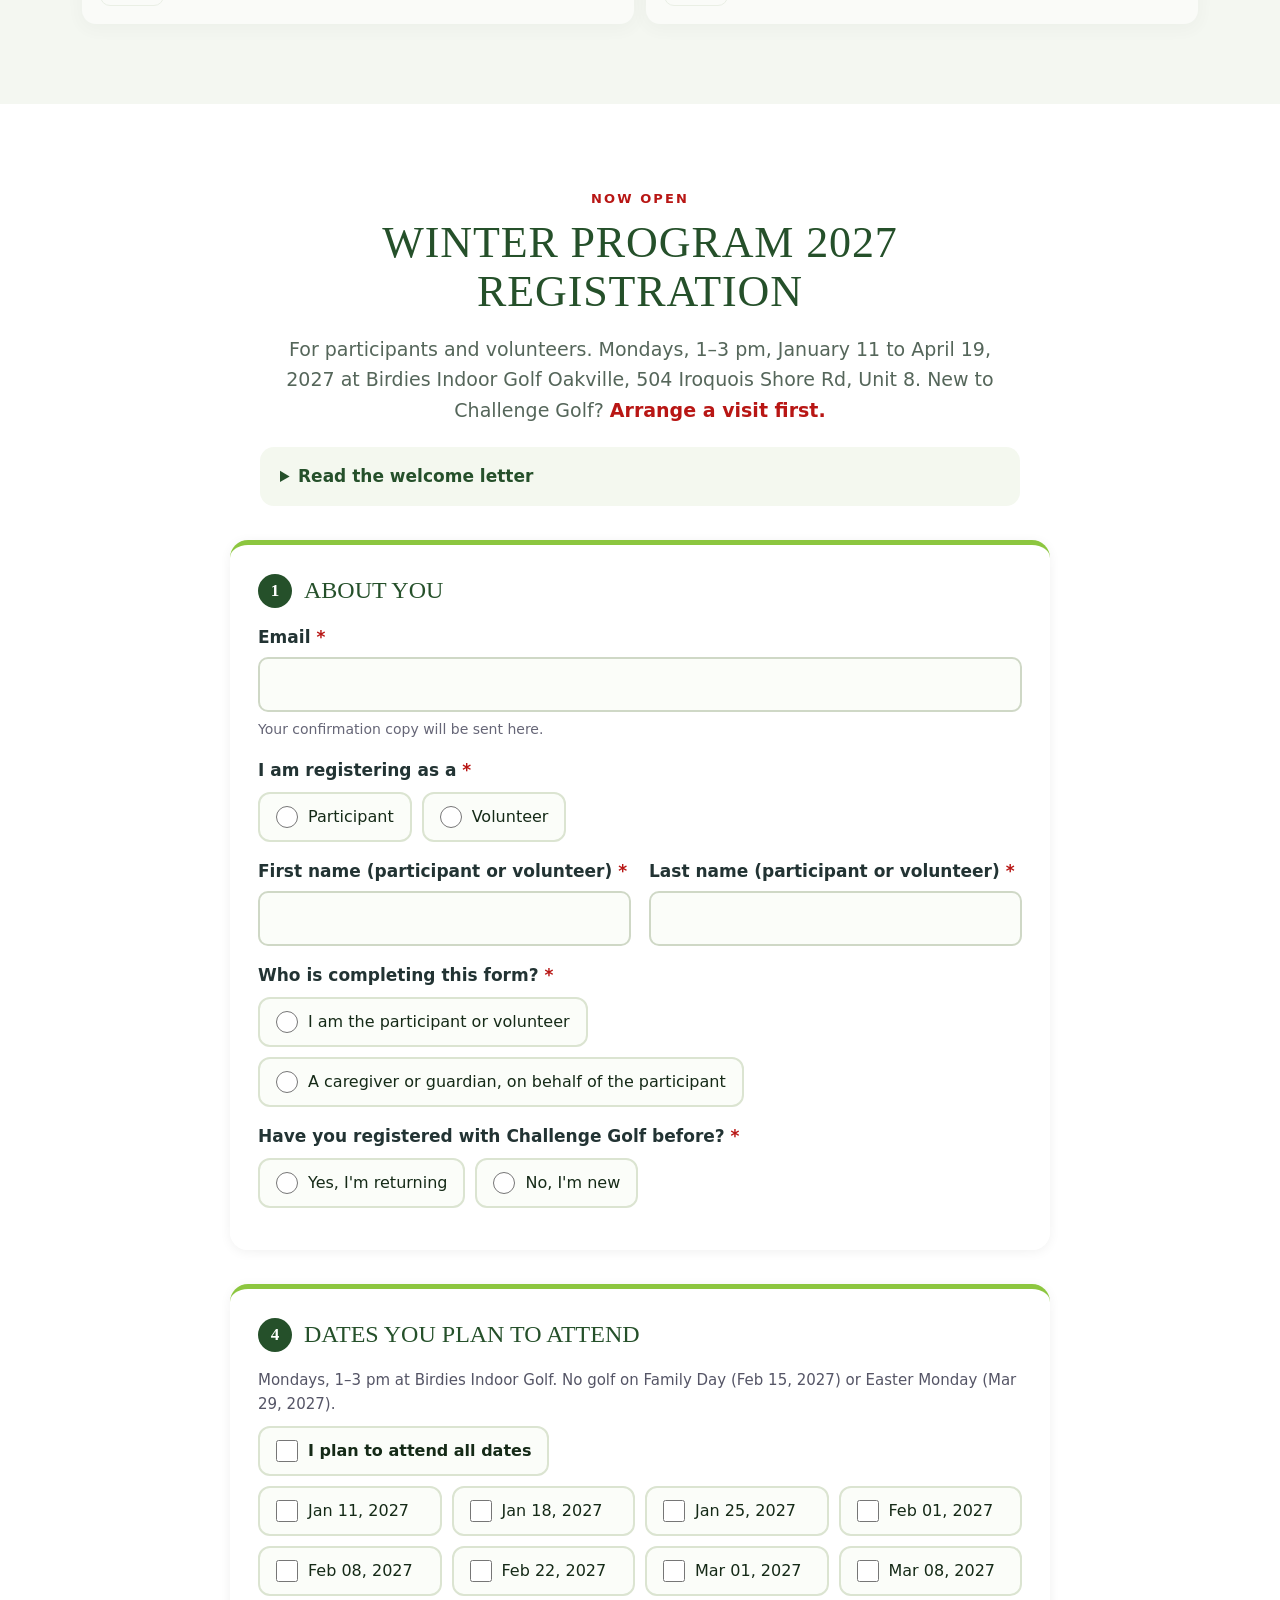
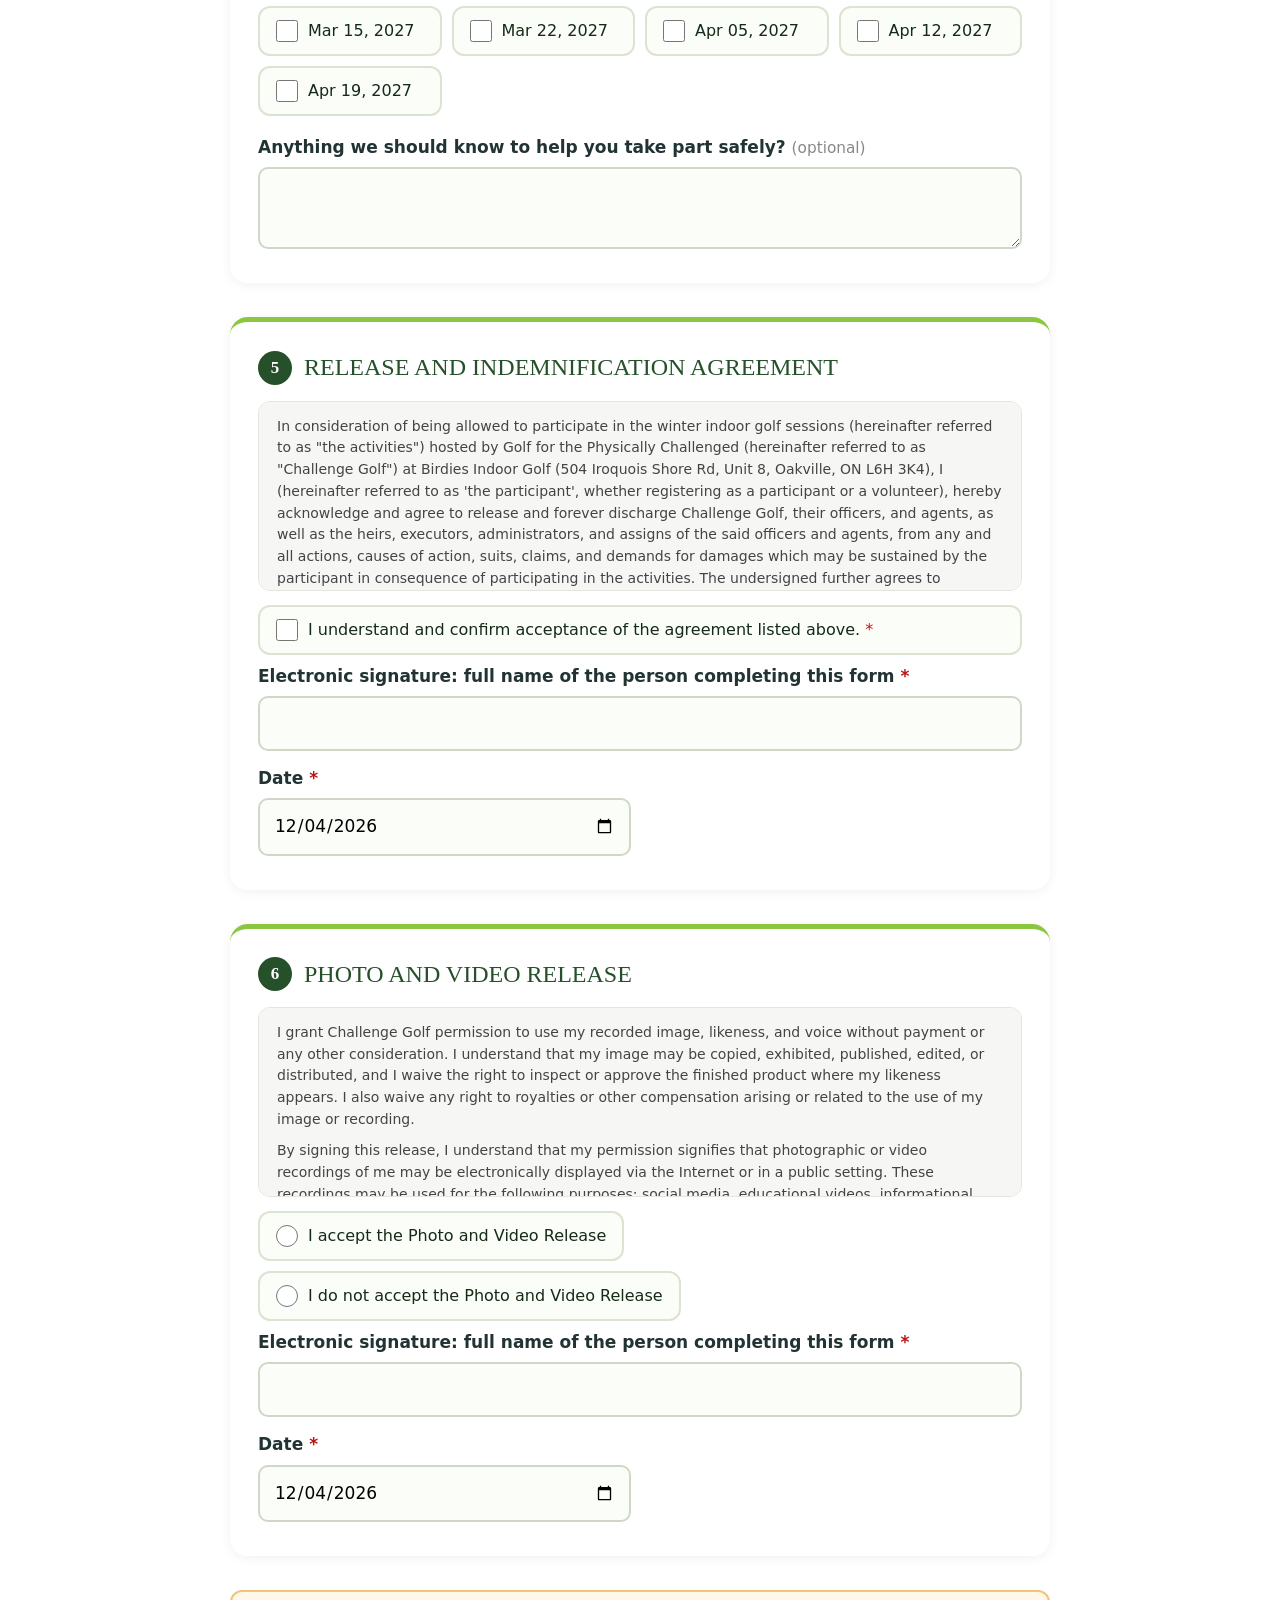
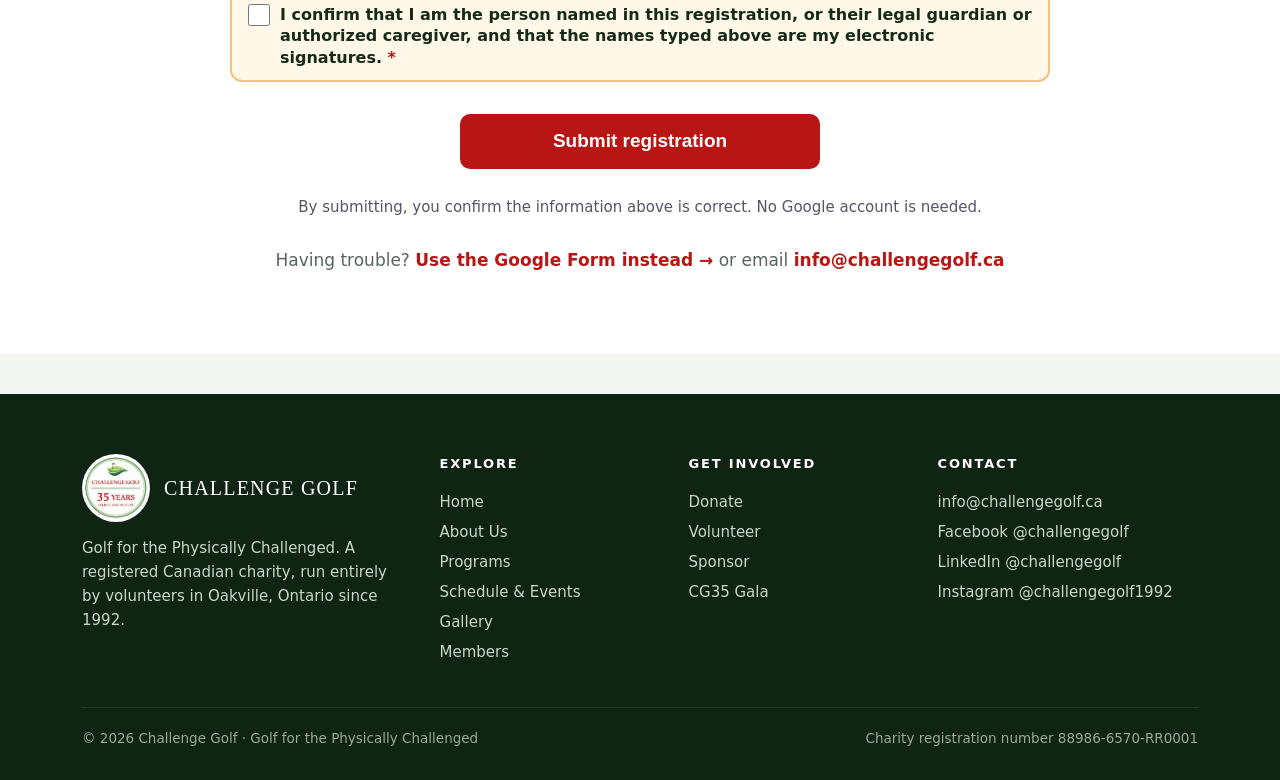
<file: cgsite 10/members.html>
<!doctype html><html lang="en"><head>
<!-- Google tag (gtag.js) -->
<script async src="https://www.googletagmanager.com/gtag/js?id=G-38YF028WB8"></script>
<script>
  window.dataLayer = window.dataLayer || [];
  function gtag(){dataLayer.push(arguments);}
  gtag('js', new Date());
  gtag('config', 'G-38YF028WB8');
</script>
<meta charset="utf-8"><meta name="viewport" content="width=device-width,initial-scale=1">
<title>Members | Challenge Golf</title><meta name="description" content="Registration and sign-ups for Challenge Golf participants and volunteers."><link rel="icon" href="img/logo.jpg"><link rel="stylesheet" href="css/style.css?v=202611142002"></head>
<body><div class="cgbanner" id="cgbanner" hidden></div><header class="sitehead" id="sitehead"><a class="skip" href="#main">Skip to content</a>
<div class="wrap nav"><a class="brand" href="index.html"><span class="seal"><img src="img/logo.jpg" alt="Challenge Golf 35 Years logo"></span>Challenge Golf</a>
<nav class="links" id="menu" aria-label="Main"><a href="index.html" class="">Home</a><a href="about.html" class="">About</a><a href="programs.html" class="">Programs</a><a href="events.html" class="">Schedule & Events</a><a href="cg35.html" class="hl">CG35 Gala</a><a href="gallery.html" class="">Gallery</a><a href="support.html" class="">Support Us</a><a href="contact.html" class="">Contact</a><a class="btn btn-mem on" href="members.html">Members</a><a class="btn btn-red" href="support.html#donate">Donate</a></nav>
<button class="burger" aria-label="Open menu" onclick="document.getElementById('menu').classList.toggle('open')">
<svg width="30" height="30" viewBox="0 0 24 24"><path d="M4 7h16M4 12h16M4 17h16" stroke="#1d3d21" stroke-width="2" stroke-linecap="round"/></svg></button></div></header><div class="top"><div class="wrap phero has-img"><div><span class="kicker">Members</span><h1>Member hub</h1><p>Registration, sign-ups and key dates for Challenge Golf participants and volunteers, all in one place.</p></div><div class="phimg"><img src="img/photos/winter-team.jpg" alt="" style="object-position:50% 50%"></div></div></div><div class="swoosh"><svg viewBox="0 0 1440 140" preserveAspectRatio="none" aria-hidden="true">
<path d="M0 90 C360 10 760 150 1440 40 V140 H0Z" fill="#8cc63f"/><path d="M0 120 C420 50 820 160 1440 85 V140 H0Z" fill="#f4f7f1"/></svg></div><main id="main"><section class="tight"><div class="wrap">
<div class="notice"><div class="ni" aria-hidden="true">!</div><div><h3>New to Challenge Golf? Please contact us first.</h3>
<p>Before signing up for a program, new <b>participants and volunteers</b> need to arrange a visit with us, so we can meet you and make sure the program is a good fit. <a class="tlink" href="contact.html">Contact us to arrange a visit →</a></p></div></div>
<div class="grid3 notes">
<div class="card r"><h3>Winter Program 2027</h3><p>Mondays, 1–3 pm, <b>January 11 to April 19, 2027</b> at Birdies Indoor Golf Oakville. Registration is open now. <a class="tlink" href="#winter-registration">Register below ↓</a></p></div>
<div class="card"><h3>Summer Program 2027</h3><p>Registration will be announced in spring 2027. Watch your email or check back here.</p><div class="m">Tee Zone Driving Range · Mondays</div></div>
<div class="card g"><h3>2027 Tournaments</h3><p><b>Monday, August 23, 2027</b> and <b>Monday, October 18, 2027</b> at Granite Ridge Golf Club, first tee 10:00 am. Groups of four, best ball, each participant paired with a volunteer. Registration opens in summer 2027.</p><div class="m">Subsidized fee</div></div>
</div>
<h2 class="center" style="margin-top:46px">Key dates</h2>
<div class="tiles big mtiles">
<div class="tile "><div class="cal"><small>NOV 2026</small><b>30</b><span>Mon</span></div><div><h4>Christmas Lunch</h4><p>Monday, November 30, 2026 · 12:00 pm · Mandarin Restaurant, 3105 Dundas St W · $25 cash only</p></div></div>
<div class="tile special"><div class="cal"><small>JAN 2027</small><b>11</b><span>Mon</span></div><div><h4>Winter Program 2027</h4><p>Mondays, 1–3 pm, Jan 11 – Apr 19, 2027 at Birdies Indoor Golf Oakville. <b>Registration open below.</b></p></div></div>
<div class="tile "><div class="cal"><small>APR 2027</small><b>17</b><span>Sat</span></div><div><h4>CG35 Celebration</h4><p>Saturday, April 17, 2027 · 2–9 pm · Oakville Conference Centre. <a class='tlink' href='cg35.html'>Tickets →</a></p></div></div>
<div class="tile "><div class="cal"><small>2027</small><b>TBA</b><span>Summer</span></div><div><h4>Summer Program 2027</h4><p>Registration to be announced.</p></div></div>
<div class="tile "><div class="cal"><small>AUG 2027</small><b>23</b><span>Mon</span></div><div><h4>Tournament #1</h4><p>Monday, August 23, 2027 · Granite Ridge Golf Club · first tee 10:00 am. Registration opens in the summer.</p></div></div>
<div class="tile "><div class="cal"><small>OCT 2027</small><b>18</b><span>Mon</span></div><div><h4>Tournament #2</h4><p>Monday, October 18, 2027 · Granite Ridge Golf Club · first tee 10:00 am. Registration opens in the summer.</p></div></div>
<div class="tile off"><div class="cal"><small>2027</small><b>TBD</b><span></span></div><div><h4>Summer BBQ</h4><p>Date to be determined.</p></div></div>
<div class="tile off"><div class="cal"><small>2027</small><b>TBD</b><span></span></div><div><h4>Volunteer Appreciation</h4><p>Date to be determined.</p></div></div>
</div></div></section>

<section class="white" id="winter-registration"><div class="wrap"><div class="center" style="max-width:760px;margin:0 auto">
<span class="sec-k" id="reg-k">Now open</span><h2 id="reg-title">Winter Program 2027 Registration</h2>
<p class="lead">For participants and volunteers. <span id="reg-schedule">Mondays, 1–3 pm, January 11 to April 19, 2027 at Birdies Indoor Golf Oakville, 504 Iroquois Shore Rd, Unit 8.</span> New to Challenge Golf? <a class="tlink" href="contact.html">Arrange a visit first.</a></p>
<p class="regclosed" id="reg-closed" hidden></p>
<details class="welcome"><summary>Read the welcome letter</summary><div id="reg-welcome"><p>Hello everyone,</p><p>We hope you all enjoyed our summer session! To help everyone stay active during the winter months, our Winter Indoor Golf Program will begin again on Monday, January 11, 2027. The program runs Mondays from 1:00 to 3:00 pm at Birdies Indoor Golf (504 Iroquois Shore Rd, Unit 8, Oakville), for 13 sessions between January 11 and April 19, 2027 (no golf on Family Day, February 15, or Easter Monday, March 29).</p><p><b>Celebrating 35 years!</b> Join us at our 35th Anniversary Celebration on Saturday, April 17, 2027, 2–9 pm at the Oakville Conference Centre. Participants, volunteers, family and friends are all welcome. <a class="tlink" href="cg35.html">Get your tickets →</a></p><p>By registering online you accept the terms of online registration. If you'd prefer a mail-in form, email <a class="tlink" href="mailto:info@challengegolf.ca">info@challengegolf.ca</a>.</p></div></details>
</div>
<form id="regform" class="regform" action="#" novalidate>
<fieldset><legend><b>1</b> About you</legend>
<div class="fg"><label class="rf full"><span>Email <i>*</i></span><input type="email" name="email" required autocomplete="email"><small>Your confirmation copy will be sent here.</small></label></div>
<div class="q"><span>I am registering as a <i>*</i></span><div class="opts "><label class="opt"><input type="radio" name="role" value="Participant" required><span>Participant</span></label><label class="opt"><input type="radio" name="role" value="Volunteer" required><span>Volunteer</span></label></div></div>
<input type="hidden" name="program" value="Winter Program 2027">
<div class="fg"><label class="rf"><span>First name (participant or volunteer) <i>*</i></span><input type="text" name="first" required autocomplete="given-name"></label><label class="rf"><span>Last name (participant or volunteer) <i>*</i></span><input type="text" name="last" required autocomplete="family-name"></label></div>
<div class="q"><span>Who is completing this form? <i>*</i></span><div class="opts "><label class="opt"><input type="radio" name="completed_by" value="I am the participant or volunteer" required><span>I am the participant or volunteer</span></label><label class="opt"><input type="radio" name="completed_by" value="A caregiver or guardian, on behalf of the participant" required><span>A caregiver or guardian, on behalf of the participant</span></label></div></div>
<div class="q"><span>Have you registered with Challenge Golf before? <i>*</i></span><div class="opts "><label class="opt"><input type="radio" name="returning" value="Yes (Returning)" required><span>Yes, I'm returning</span></label><label class="opt"><input type="radio" name="returning" value="No (New)" required><span>No, I'm new</span></label></div>
<p class="fhint newnote" data-show="newnote">New to Challenge Golf? Please make sure you have <a class="tlink" href="contact.html">contacted us to arrange a visit</a> before registering.</p></div>
<div class="q" data-show="returning"><span>Has your contact or emergency contact information changed? <i>*</i></span><div class="opts "><label class="opt"><input type="radio" name="changed" value="Yes" required><span>Yes</span></label><label class="opt"><input type="radio" name="changed" value="No" required><span>No, it's the same</span></label></div></div>
</fieldset>
<fieldset data-show="returning" class="share"><legend><b>★</b> Share your experience <em>(optional)</em></legend>
<p class="fhint">Optional: Share your Challenge Golf experience to help us improve and grow.</p>
<div class="fg"><label class="rf full"><span>In one word or one sentence, how does Challenge Golf make you feel? <em>(optional)</em></span><input type="text" name="ts_feel"></label>
<label class="rf full"><span>What has Challenge Golf meant to you? <em>(optional)</em></span><textarea name="ts_meaning" rows="4"></textarea></label></div>
<div class="q"><span>May we share this on our website, social media and at the CG35 gala? <em>(optional)</em></span><div class="opts "><label class="opt"><input type="radio" name="ts_share" value="Yes"><span>Yes</span></label><label class="opt"><input type="radio" name="ts_share" value="No, keep it internal"><span>No, keep it internal</span></label></div></div>
<div class="q"><span>How should we credit you? <em>(optional)</em></span><div class="opts "><label class="opt"><input type="radio" name="ts_credit" value="Full name"><span>Full name</span></label><label class="opt"><input type="radio" name="ts_credit" value="First name only"><span>First name only</span></label><label class="opt"><input type="radio" name="ts_credit" value="Anonymous"><span>Anonymous (e.g. &ldquo;a Challenge Golf volunteer&rdquo;)</span></label></div></div>
<div class="fg"><label class="rf full"><span>Is there anything we could do better, or something you'd like us to add? <em>(optional)</em></span><textarea name="ts_feedback" rows="3"></textarea><small>This stays private and is only seen by the Challenge Golf board.</small></label></div>
</fieldset>
<fieldset data-show="details"><legend><b>2</b> Your information</legend>
<div class="fg"><label class="rf"><span>Phone <i>*</i></span><input type="tel" name="phone" required autocomplete="tel"></label><label class="rf"><span>Address <i>*</i></span><input type="text" name="address" required autocomplete="street-address"></label>
<label class="rf"><span>City <i>*</i></span><input type="text" name="city" required autocomplete="address-level2"></label><label class="rf"><span>Postal code <i>*</i></span><input type="text" name="postal" required autocomplete="postal-code"></label></div>
<div class="q"><span>Dietary restriction <i>*</i></span><div class="opts row"><label class="opt"><input type="radio" name="diet" value="None" required><span>None</span></label><label class="opt"><input type="radio" name="diet" value="Vegetarian" required><span>Vegetarian</span></label><label class="opt"><input type="radio" name="diet" value="Vegan" required><span>Vegan</span></label><label class="opt"><input type="radio" name="diet" value="Gluten-free" required><span>Gluten-free</span></label><label class="opt"><input type="radio" name="diet" value="Other" required><span>Other</span></label></div>
<label class="rf other" data-show="dietother"><span>Please describe <i>*</i></span><input type="text" name="diet_other"></label></div>
<div class="fg"><label class="rf full"><span>Comments <em>(optional)</em></span><textarea name="comments" rows="2"></textarea></label></div>
</fieldset>
<fieldset data-show="details"><legend><b>3</b> Emergency contact</legend>
<div class="fg"><label class="rf"><span>First name <i>*</i></span><input type="text" name="ec_first" required></label><label class="rf"><span>Last name <i>*</i></span><input type="text" name="ec_last" required></label><label class="rf"><span>Relationship <i>*</i></span><input type="text" name="ec_rel" required></label><label class="rf"><span>Phone <i>*</i></span><input type="tel" name="ec_phone" required></label><label class="rf full"><span>Email <em>(optional)</em></span><input type="email" name="ec_email"></label></div>
</fieldset>
<fieldset><legend><b>4</b> Dates you plan to attend</legend>
<p class="fhint" id="reg-datesnote">Mondays, 1–3 pm at Birdies Indoor Golf. No golf on Family Day (Feb 15, 2027) or Easter Monday (Mar 29, 2027).</p>
<label class="opt all"><input type="checkbox" id="alldates"><span><b>I plan to attend all dates</b></span></label>
<div class="opts dates"><label class="opt"><input type="checkbox" name="dates" value="Jan 11 2027"><span>Jan 11, 2027</span></label><label class="opt"><input type="checkbox" name="dates" value="Jan 18 2027"><span>Jan 18, 2027</span></label><label class="opt"><input type="checkbox" name="dates" value="Jan 25 2027"><span>Jan 25, 2027</span></label><label class="opt"><input type="checkbox" name="dates" value="Feb 01 2027"><span>Feb 01, 2027</span></label><label class="opt"><input type="checkbox" name="dates" value="Feb 08 2027"><span>Feb 08, 2027</span></label><label class="opt"><input type="checkbox" name="dates" value="Feb 22 2027"><span>Feb 22, 2027</span></label><label class="opt"><input type="checkbox" name="dates" value="Mar 01 2027"><span>Mar 01, 2027</span></label><label class="opt"><input type="checkbox" name="dates" value="Mar 08 2027"><span>Mar 08, 2027</span></label><label class="opt"><input type="checkbox" name="dates" value="Mar 15 2027"><span>Mar 15, 2027</span></label><label class="opt"><input type="checkbox" name="dates" value="Mar 22 2027"><span>Mar 22, 2027</span></label><label class="opt"><input type="checkbox" name="dates" value="Apr 05 2027"><span>Apr 05, 2027</span></label><label class="opt"><input type="checkbox" name="dates" value="Apr 12 2027"><span>Apr 12, 2027</span></label><label class="opt"><input type="checkbox" name="dates" value="Apr 19 2027"><span>Apr 19, 2027</span></label></div>
<div class="fg" style="margin-top:18px"><label class="rf full"><span>Anything we should know to help you take part safely? <em>(optional)</em></span><textarea name="help_notes" rows="2"></textarea></label></div>
</fieldset>
<fieldset><legend><b>5</b> Release and indemnification agreement</legend>
<div class="legal"><p id="reg-waiver">In consideration of being allowed to participate in the winter indoor golf sessions (hereinafter referred to as "the activities") hosted by Golf for the Physically Challenged (hereinafter referred to as "Challenge Golf") at Birdies Indoor Golf (504 Iroquois Shore Rd, Unit 8, Oakville, ON L6H 3K4), I (hereinafter referred to as 'the participant', whether registering as a participant or a volunteer), hereby acknowledge and agree to release and forever discharge Challenge Golf, their officers, and agents, as well as the heirs, executors, administrators, and assigns of the said officers and agents, from any and all actions, causes of action, suits, claims, and demands for damages which may be sustained by the participant in consequence of participating in the activities. The undersigned further agrees to indemnify and save harmless Challenge Golf, their officers, and agents, as well as the heirs, executors, administrators, and assigns of the said officers and agents, from any and all actions, causes of actions, suits, claims, and demands that may be brought by any person regarding damages sustained by the participant, the participant's spouse, or their family/families in consequence of participating in the activities.</p></div>
<label class="opt"><input type="checkbox" name="waiver_ack" value="I understand and confirm acceptance of the agreement listed above." required><span>I understand and confirm acceptance of the agreement listed above. <i>*</i></span></label>
<div class="fg"><label class="rf full"><span>Electronic signature: full name of the person completing this form <i>*</i></span><input type="text" name="waiver_sig" required></label><div class="rf full" data-show="caregiver"><label class="rf"><span>Your relationship to the participant <i>*</i></span><input type="text" name="signer_rel" required></label></div><label class="rf"><span>Date <i>*</i></span><input type="date" name="waiver_date" required></label></div>
</fieldset>
<fieldset><legend><b>6</b> Photo and video release</legend>
<div class="legal"><p>I grant Challenge Golf permission to use my recorded image, likeness, and voice without payment or any other consideration. I understand that my image may be copied, exhibited, published, edited, or distributed, and I waive the right to inspect or approve the finished product where my likeness appears. I also waive any right to royalties or other compensation arising or related to the use of my image or recording.</p><p>By signing this release, I understand that my permission signifies that photographic or video recordings of me may be electronically displayed via the Internet or in a public setting. These recordings may be used for the following purposes: social media, educational videos, informational presentations, conference presentations, online educational courses, and educational presentations or courses.</p><p>I acknowledge that there is no time limit on the validity of this release, nor is there any geographic limitation on where these materials may be distributed. By signing this release, I confirm that I have completely read and fully understand the above release and agree to be bound by it. I hereby release any and all claims against any person or organization utilizing this material for informational or educational purposes.</p></div>
<div class="opts "><label class="opt"><input type="radio" name="photo_choice" value="I understand and confirm acceptance of the Photo and Video Release Form listed above." required><span>I accept the Photo and Video Release</span></label><label class="opt"><input type="radio" name="photo_choice" value="I choose not to accept the Photo and Video Release Form outlined above." required><span>I do not accept the Photo and Video Release</span></label></div>
<div class="fg"><label class="rf full"><span>Electronic signature: full name of the person completing this form <i>*</i></span><input type="text" name="photo_sig" required></label><div class="rf full" data-show="caregiver"><label class="rf"><span>Your relationship to the participant <i>*</i></span><input type="text" name="photo_signer_rel" required></label></div><label class="rf"><span>Date <i>*</i></span><input type="date" name="photo_date" required></label></div>
</fieldset>
<label class="opt confirm"><input type="checkbox" id="sigconfirm" name="sig_confirm" value="Confirmed: I am the person named, or their legal guardian or authorized caregiver, and the typed names are my electronic signatures." required><span>I confirm that I am the person named in this registration, or their legal guardian or authorized caregiver, and that the names typed above are my electronic signatures. <i>*</i></span></label>
<div class="hp" aria-hidden="true"><label>Website <input type="text" name="website" tabindex="-1" autocomplete="off"></label></div>
<div class="ferr" id="ferr" role="alert" hidden></div>
<button class="btn btn-red big" type="submit" id="regsubmit">Submit registration</button>
<p class="fhint">By submitting, you confirm the information above is correct. No Google account is needed.</p>
</form>
<div class="regdone" id="regdone" hidden tabindex="-1"><h3>Thank you, you're registered!</h3><p>We've received your registration. A confirmation email with a copy of your answers is on its way. Please check your spam folder if you don't see it. If you have any questions, email <a class="tlink" href="mailto:info@challengegolf.ca">info@challengegolf.ca</a>.</p></div>
<p class="center" style="margin-top:18px;color:var(--muted)">Having trouble? <a class="tlink" href="https://docs.google.com/forms/d/e/1FAIpQLSdzyD_z11kPYILqpK6kkfyDNPWa81xWXZSpGZPGzhaf4RF1DA/viewform" target="_blank" rel="noopener">Use the Google Form instead →</a> or email <a class="tlink" href="mailto:info@challengegolf.ca">info@challengegolf.ca</a></p>
</div></section><script>(function(){
var ENDPOINT='https://script.google.com/macros/s/AKfycbyhQZaWNkRIn-5wwjLmVNMmtg1RXDHmflhCB2a4eZmj07KKTMpmY1AJ-GMseeKXNH6x/exec',GFORM='https://docs.google.com/forms/d/e/1FAIpQLSdzyD_z11kPYILqpK6kkfyDNPWa81xWXZSpGZPGzhaf4RF1DA/viewform';
var f=document.getElementById('regform');if(!f)return;
function val(n){var e=f.querySelector('[name="'+n+'"]:checked');return e?e.value:'';}
function upd(){var ret=val('returning'),ch=val('changed');
 var showRet=ret.indexOf('Yes')===0, details=(ret.indexOf('No')===0)||(showRet&&ch==='Yes');
 f.querySelectorAll('[data-show="returning"]').forEach(function(e){e.hidden=!showRet});
 f.querySelectorAll('[data-show="details"]').forEach(function(e){e.hidden=!details});
 f.querySelectorAll('[data-show="caregiver"]').forEach(function(e){e.hidden=val('completed_by').indexOf('caregiver')<0});
 f.querySelectorAll('[data-show="newnote"]').forEach(function(e){e.hidden=ret.indexOf('No')!==0});
 f.querySelectorAll('[data-show="dietother"]').forEach(function(e){e.hidden=val('diet')!=='Other'});}
var shown=false;
function goTo(el){var h=document.getElementById('sitehead');var off=(h?h.getBoundingClientRect().height:0)+12;
 var y=el.getBoundingClientRect().top+window.pageYOffset-off;window.scrollTo({top:y,behavior:'smooth'});}
f.addEventListener('change',function(ev){upd();
 var sec=f.querySelector('fieldset[data-show="details"]');var now=sec&&!sec.hidden;
 var share=f.querySelector('fieldset.share');
 if(ev.target&&ev.target.name==='changed'&&share&&!share.hidden)setTimeout(function(){goTo(share)},60);
 else if(now&&!shown&&ev.target&&ev.target.name==='returning')setTimeout(function(){goTo(sec)},60);
 shown=now;});
upd();
var all=document.getElementById('alldates');
function ds(){return f.querySelectorAll('.dates input');}
all.addEventListener('change',function(){ds().forEach(function(d){d.checked=all.checked})});
f.querySelector('.dates').addEventListener('change',function(){all.checked=[].every.call(ds(),function(x){return x.checked})});
function esc(s){var d=document.createElement('div');d.textContent=s;return d.innerHTML;}
function txt(id,v){var e=document.getElementById(id);if(e&&v)e.textContent=v;}
document.addEventListener('DOMContentLoaded',function(){(window.cgSettings||Promise.resolve(null)).then(function(s){if(!s||!s.program)return;
 txt('reg-title',s.program+' Registration');txt('reg-schedule',s.schedule);txt('reg-datesnote',s.dates_note);
 txt('reg-waiver',s.waiver);f.program.value=s.program;
 if(s.welcome){var w=document.getElementById('reg-welcome');w.innerHTML=s.welcome.split(/\n+/).map(function(p){return '<p>'+esc(p)+'</p>'}).join('');}
 if(s.dates&&s.dates.length){f.querySelector('.dates').innerHTML=s.dates.map(function(d){var p=d.split(' ');var lab=p.length===3?p[0]+' '+p[1]+', '+p[2]:d;return '<label class="opt"><input type="checkbox" name="dates" value="'+esc(d)+'"><span>'+esc(lab)+'</span></label>'}).join('');all.checked=false;}
 if(!s.open){f.hidden=true;txt('reg-k','Registration closed');var c=document.getElementById('reg-closed');c.textContent=s.closed_msg||'Registration is currently closed.';c.hidden=false;
  var w2=document.querySelector('details.welcome');if(w2)w2.hidden=true;}
});});
var t=new Date(),iso=t.getFullYear()+'-'+('0'+(t.getMonth()+1)).slice(-2)+'-'+('0'+t.getDate()).slice(-2);
f.waiver_date.value=iso;f.photo_date.value=iso;
f.addEventListener('submit',function(ev){ev.preventDefault();var err=[],first=null;
 f.querySelectorAll('.bad').forEach(function(e){e.classList.remove('bad')});
 function bad(el,msg){var box=el.closest('.q,.rf,.opt,fieldset');box.classList.add('bad');if(!first)first=box;err.push(msg);}
 var seen={};
 f.querySelectorAll('input,textarea').forEach(function(el){if(el.closest('[hidden]')||el.type==='hidden')return;
  if(el.type==='radio'){if(el.required&&!val(el.name)&&!seen[el.name]){seen[el.name]=1;bad(el,'Please choose an answer.');}return;}
  if(el.type==='checkbox'){if(el.required&&!el.checked)bad(el,el.id==='sigconfirm'?'Please confirm your signature.':'Please accept the agreement.');return;}
  if(el.required&&!el.value.trim())bad(el,'Please fill in all required fields.');
  else if(el.type==='email'&&el.value&&!/^[^@\s]+@[^@\s]+\.[^@\s]+$/.test(el.value.trim()))bad(el,'Please check the email address.');});
 var oth=f['diet_other'];
 if(!oth.closest('[hidden]')&&!oth.value.trim())bad(oth,'Please describe your dietary restriction.');
 if(f.querySelector('.dates input')&&!f.querySelector('.dates input:checked'))bad(f.querySelector('.dates input'),'Please choose at least one date.');
 var E=document.getElementById('ferr');
 if(err.length){E.textContent='Please check the highlighted items. '+err.filter(function(x,i,a){return a.indexOf(x)===i}).join(' ');E.hidden=false;first.scrollIntoView({behavior:'smooth',block:'center'});return;}
 E.hidden=true;
 var data={};
 f.querySelectorAll('input,textarea').forEach(function(el){if(!el.name||el.closest('[hidden]'))return;
  if((el.type==='radio'||el.type==='checkbox')&&!el.checked)return;
  var v=el.value.trim();if(el.name==='dates'){(data.dates=data.dates||[]).push(v);return;}data[el.name]=v;});
 if(data.diet==='Other')data.diet='Other: '+(data.diet_other||'');delete data.diet_other;
 var b=document.getElementById('regsubmit');b.disabled=true;b.textContent='Sending…';
 fetch(ENDPOINT,{method:'POST',body:JSON.stringify(data)}).then(function(r){return r.json()}).then(function(res){
  if(!res.ok)throw new Error(res.error||'error');
  f.hidden=true;var d=document.getElementById('regdone');d.hidden=false;d.scrollIntoView({behavior:'smooth',block:'center'});
 }).catch(function(){b.disabled=false;b.textContent='Submit registration';E.innerHTML='Sorry, something went wrong and your registration was not sent. Please try again, or <a class="tlink" href="'+GFORM+'" target="_blank" rel="noopener">use the Google Form instead</a>.';E.hidden=false;E.scrollIntoView({behavior:'smooth',block:'center'});});
});
})();</script></main><footer><div class="wrap"><div class="cols">
<div><div class="fbrand"><span class="seal"><img src="img/logo.jpg" alt=""></span>Challenge Golf</div>
<p style="margin-top:14px;max-width:320px">Golf for the Physically Challenged. A registered Canadian charity, run entirely by volunteers in Oakville, Ontario since 1992.</p></div>
<div><h5>Explore</h5><a href="index.html">Home</a><a href="about.html">About Us</a><a href="programs.html">Programs</a><a href="events.html">Schedule &amp; Events</a><a href="gallery.html">Gallery</a><a href="members.html">Members</a></div>
<div><h5>Get involved</h5><a href="support.html#donate">Donate</a><a href="support.html#volunteer">Volunteer</a><a href="support.html#sponsor">Sponsor</a><a href="cg35.html">CG35 Gala</a></div>
<div><h5>Contact</h5><a href="mailto:info@challengegolf.ca">info@challengegolf.ca</a><a href="https://www.facebook.com/profile.php?id=61550304226608" target="_blank" rel="noopener">Facebook @challengegolf</a><a href="https://www.linkedin.com/company/challengegolf" target="_blank" rel="noopener">LinkedIn @challengegolf</a><a href="https://www.instagram.com/challengegolf1992" target="_blank" rel="noopener">Instagram @challengegolf1992</a></div>
</div><div class="legal"><span>© 2026 Challenge Golf · Golf for the Physically Challenged</span><span>Charity registration number 88986-6570-RR0001</span></div></div></footer><script>
(function(){var h=document.getElementById('sitehead');function f(){h.classList.toggle('scrolled',window.scrollY>40)}window.addEventListener('scroll',f,{passive:true});f();})();
document.querySelectorAll('.video[data-yt]').forEach(function(v){v.addEventListener('click',function(e){
 e.preventDefault();var f=document.createElement('iframe');
 f.src='https://www.youtube-nocookie.com/embed/'+v.dataset.yt+'?autoplay=1&rel=0';
 f.title=v.getAttribute('aria-label');f.allow='autoplay; encrypted-media; picture-in-picture; fullscreen';f.allowFullscreen=true;
 v.classList.add('playing');v.replaceChildren(f);});});
</script><script>(function(){
var K='cgset',s=null;try{var c=JSON.parse(sessionStorage.getItem(K)||'null');if(c&&Date.now()-c.t<300000)s=c.d;}catch(e){}
window.cgSettings=s?Promise.resolve(s):fetch('https://script.google.com/macros/s/AKfycbyhQZaWNkRIn-5wwjLmVNMmtg1RXDHmflhCB2a4eZmj07KKTMpmY1AJ-GMseeKXNH6x/exec?action=settings').then(function(r){return r.json()}).then(function(d){try{sessionStorage.setItem(K,JSON.stringify({t:Date.now(),d:d}))}catch(e){}return d}).catch(function(){return null});
window.cgSettings.then(function(d){if(!d||!d.announcements||!d.announcements.length)return;var b=document.getElementById('cgbanner');if(!b)return;
 b.innerHTML=d.announcements.map(function(a){var e=document.createElement('div');e.className='cgb';var p=document.createElement('span');p.textContent=a.msg;e.appendChild(p);
  if(a.url&&a.url.indexOf('http')===0){var l=document.createElement('a');l.href=a.url;l.textContent=(a.link_text||'Learn more')+' →';e.appendChild(l);}return e.outerHTML}).join('');b.hidden=false;});
})();</script></body></html>
</file>
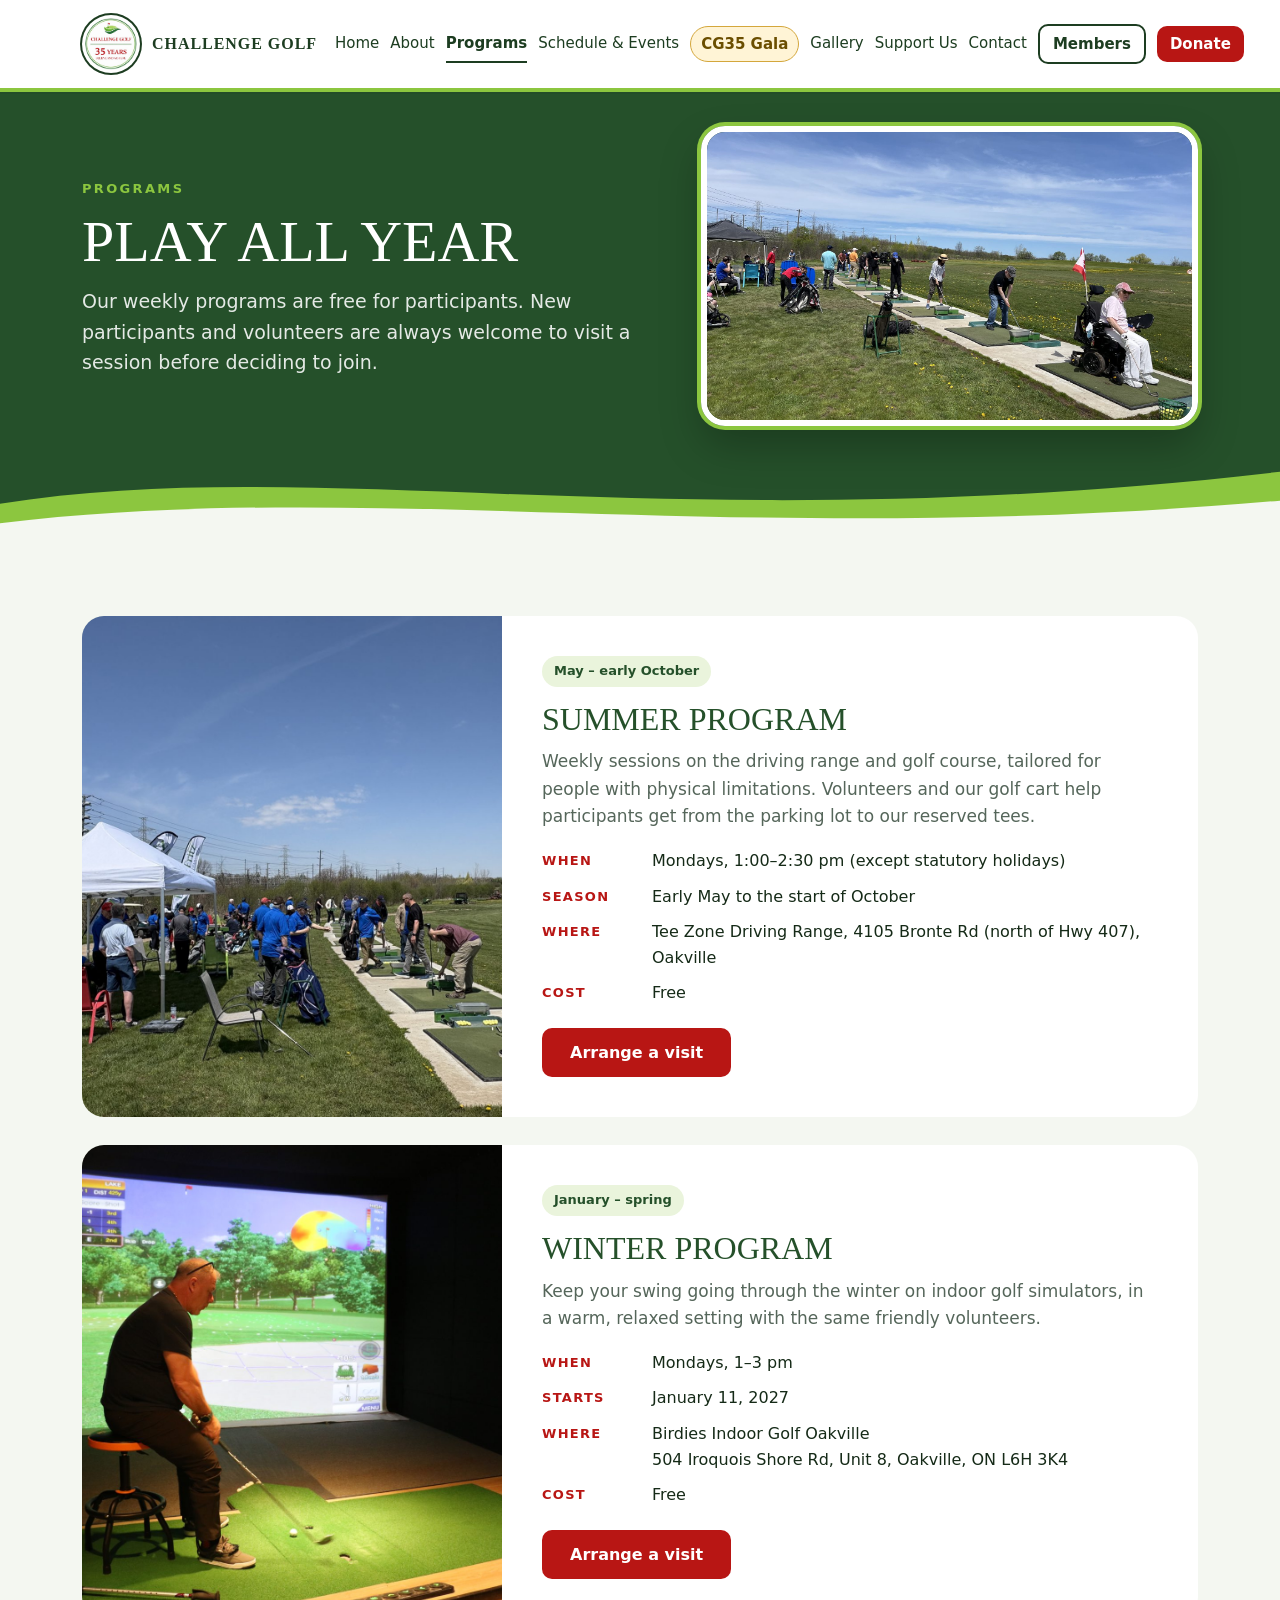
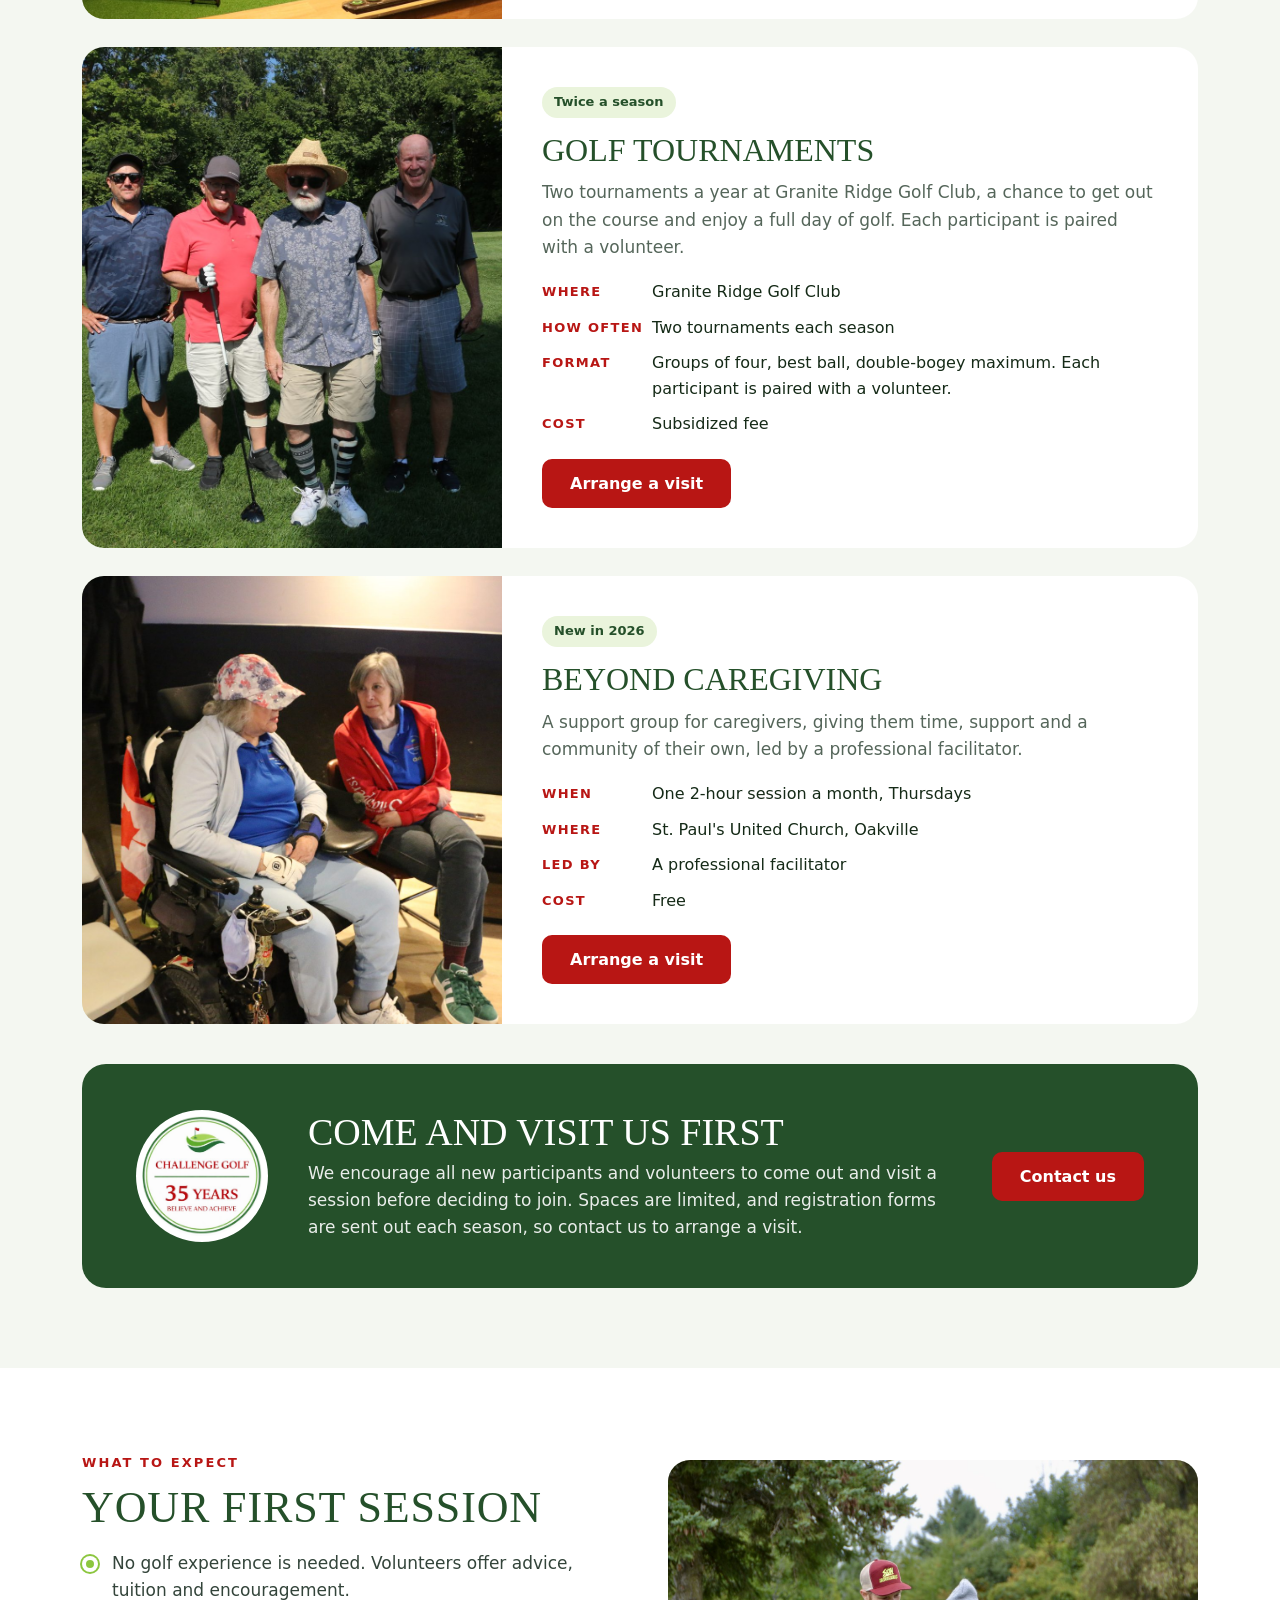
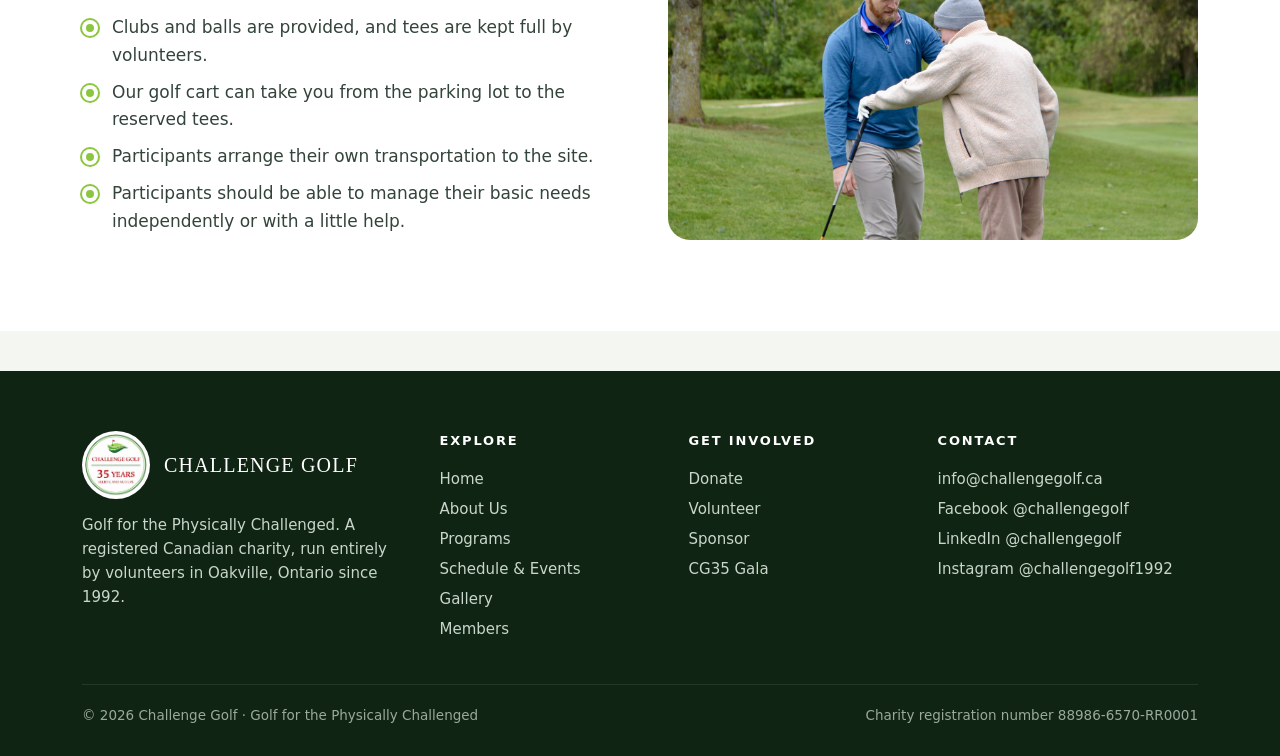
<file: cgsite 10/programs.html>
<!doctype html><html lang="en"><head>
<!-- Google tag (gtag.js) -->
<script async src="https://www.googletagmanager.com/gtag/js?id=G-38YF028WB8"></script>
<script>
  window.dataLayer = window.dataLayer || [];
  function gtag(){dataLayer.push(arguments);}
  gtag('js', new Date());
  gtag('config', 'G-38YF028WB8');
</script>
<meta charset="utf-8"><meta name="viewport" content="width=device-width,initial-scale=1">
<title>Programs | Challenge Golf</title><meta name="description" content="Summer, winter, tournaments and caregiver support programs."><link rel="icon" href="img/logo.jpg"><link rel="stylesheet" href="css/style.css?v=202611141921"></head>
<body><div class="cgbanner" id="cgbanner" hidden></div><header class="sitehead" id="sitehead"><a class="skip" href="#main">Skip to content</a>
<div class="wrap nav"><a class="brand" href="index.html"><span class="seal"><img src="img/logo.jpg" alt="Challenge Golf 35 Years logo"></span>Challenge Golf</a>
<nav class="links" id="menu" aria-label="Main"><a href="index.html" class="">Home</a><a href="about.html" class="">About</a><a href="programs.html" class="on ">Programs</a><a href="events.html" class="">Schedule & Events</a><a href="cg35.html" class="hl">CG35 Gala</a><a href="gallery.html" class="">Gallery</a><a href="support.html" class="">Support Us</a><a href="contact.html" class="">Contact</a><a class="btn btn-mem" href="members.html">Members</a><a class="btn btn-red" href="support.html#donate">Donate</a></nav>
<button class="burger" aria-label="Open menu" onclick="document.getElementById('menu').classList.toggle('open')">
<svg width="30" height="30" viewBox="0 0 24 24"><path d="M4 7h16M4 12h16M4 17h16" stroke="#1d3d21" stroke-width="2" stroke-linecap="round"/></svg></button></div></header><div class="top"><div class="wrap phero has-img"><div><span class="kicker">Programs</span><h1>Play all year</h1><p>Our weekly programs are free for participants. New participants and volunteers are always welcome to visit a session before deciding to join.</p></div><div class="phimg"><img src="img/photos/range-lineup.jpg" alt="" style="object-position:50% 60%"></div></div></div><div class="swoosh"><svg viewBox="0 0 1440 140" preserveAspectRatio="none" aria-hidden="true">
<path d="M0 90 C360 10 760 150 1440 40 V140 H0Z" fill="#8cc63f"/><path d="M0 120 C420 50 820 160 1440 85 V140 H0Z" fill="#f4f7f1"/></svg></div><main id="main"><section><div class="wrap">
<div class="pcard" id="summer"><div class="photo" style="height:100%"><img src="img/photos/opening-day.jpg" alt="summer program at Tee Zone" style="width:100%;height:100%;object-fit:cover;object-position:50% 55%"></div><div class="body"><span class="chip">May – early October</span>
<h3 style="margin-top:12px">Summer Program</h3><p style="color:var(--muted);margin-top:8px">Weekly sessions on the driving range and golf course, tailored for people with physical limitations. Volunteers and our golf cart help participants get from the parking lot to our reserved tees.</p><div class="facts"><div><em>When</em><span>Mondays, 1:00–2:30 pm (except statutory holidays)</span></div><div><em>Season</em><span>Early May to the start of October</span></div><div><em>Where</em><span>Tee Zone Driving Range, 4105 Bronte Rd (north of Hwy 407), Oakville</span></div><div><em>Cost</em><span>Free</span></div></div>
<div class="btns"><a class="btn btn-red" href="contact.html">Arrange a visit</a></div></div></div>
<div class="pcard" id="winter"><div class="photo" style="height:100%"><img src="img/photos/winter-stool.jpg" alt="winter program indoors" style="width:100%;height:100%;object-fit:cover;object-position:50% 55%"></div><div class="body"><span class="chip">January – spring</span>
<h3 style="margin-top:12px">Winter Program</h3><p style="color:var(--muted);margin-top:8px">Keep your swing going through the winter on indoor golf simulators, in a warm, relaxed setting with the same friendly volunteers.</p><div class="facts"><div><em>When</em><span>Mondays, 1–3 pm</span></div><div><em>Starts</em><span>January 11, 2027</span></div><div><em>Where</em><span>Birdies Indoor Golf Oakville<br>504 Iroquois Shore Rd, Unit 8, Oakville, ON L6H 3K4</span></div><div><em>Cost</em><span>Free</span></div></div>
<div class="btns"><a class="btn btn-red" href="contact.html">Arrange a visit</a></div></div></div>
<div class="pcard" id="tournaments"><div class="photo" style="height:100%"><img src="img/photos/tournament-adaptive.jpg" alt="golf tournament at Granite Ridge" style="width:100%;height:100%;object-fit:cover;object-position:50% 50%"></div><div class="body"><span class="chip">Twice a season</span>
<h3 style="margin-top:12px">Golf Tournaments</h3><p style="color:var(--muted);margin-top:8px">Two tournaments a year at Granite Ridge Golf Club, a chance to get out on the course and enjoy a full day of golf. Each participant is paired with a volunteer.</p><div class="facts"><div><em>Where</em><span>Granite Ridge Golf Club</span></div><div><em>How often</em><span>Two tournaments each season</span></div><div><em>Format</em><span>Groups of four, best ball, double-bogey maximum. Each participant is paired with a volunteer.</span></div><div><em>Cost</em><span>Subsidized fee</span></div></div>
<div class="btns"><a class="btn btn-red" href="contact.html">Arrange a visit</a></div></div></div>
<div class="pcard" id="caregivers"><div class="photo" style="height:100%"><img src="img/photos/caregiver-chat.jpg" alt="caregiver group" style="width:100%;height:100%;object-fit:cover;object-position:45% 45%"></div><div class="body"><span class="chip">New in 2026</span>
<h3 style="margin-top:12px">Beyond Caregiving</h3><p style="color:var(--muted);margin-top:8px">A support group for caregivers, giving them time, support and a community of their own, led by a professional facilitator.</p><div class="facts"><div><em>When</em><span>One 2-hour session a month, Thursdays</span></div><div><em>Where</em><span>St. Paul's United Church, Oakville</span></div><div><em>Led by</em><span>A professional facilitator</span></div><div><em>Cost</em><span>Free</span></div></div>
<div class="btns"><a class="btn btn-red" href="contact.html">Arrange a visit</a></div></div></div>
<div class="banner green" style="margin-top:40px"><span class="seal"><img src="img/logo.jpg" alt=""></span><div><h3>Come and visit us first</h3><p>We encourage all new participants and volunteers to come out and visit a session before deciding to join. Spaces are limited, and registration forms are sent out each season, so contact us to arrange a visit.</p></div><a class="btn" href="contact.html">Contact us</a></div>
</div></section>

<section class="white"><div class="wrap split"><div><span class="sec-k">What to expect</span><h2>Your first session</h2>
<ul class="ticks"><li>No golf experience is needed. Volunteers offer advice, tuition and encouragement.</li><li>Clubs and balls are provided, and tees are kept full by volunteers.</li><li>Our golf cart can take you from the parking lot to the reserved tees.</li><li>Participants arrange their own transportation to the site.</li><li>Participants should be able to manage their basic needs independently or with a little help.</li></ul></div>
<div class="rounded" style="height:380px"><div class="photo" style="height:100%"><img src="img/photos/coaching-arm.jpg" alt="volunteer helping at the tee" style="width:100%;height:100%;object-fit:cover;object-position:50% 40%"></div></div></div></section></main><footer><div class="wrap"><div class="cols">
<div><div class="fbrand"><span class="seal"><img src="img/logo.jpg" alt=""></span>Challenge Golf</div>
<p style="margin-top:14px;max-width:320px">Golf for the Physically Challenged. A registered Canadian charity, run entirely by volunteers in Oakville, Ontario since 1992.</p></div>
<div><h5>Explore</h5><a href="index.html">Home</a><a href="about.html">About Us</a><a href="programs.html">Programs</a><a href="events.html">Schedule &amp; Events</a><a href="gallery.html">Gallery</a><a href="members.html">Members</a></div>
<div><h5>Get involved</h5><a href="support.html#donate">Donate</a><a href="support.html#volunteer">Volunteer</a><a href="support.html#sponsor">Sponsor</a><a href="cg35.html">CG35 Gala</a></div>
<div><h5>Contact</h5><a href="mailto:info@challengegolf.ca">info@challengegolf.ca</a><a href="https://www.facebook.com/profile.php?id=61550304226608" target="_blank" rel="noopener">Facebook @challengegolf</a><a href="https://www.linkedin.com/company/challengegolf" target="_blank" rel="noopener">LinkedIn @challengegolf</a><a href="https://www.instagram.com/challengegolf1992" target="_blank" rel="noopener">Instagram @challengegolf1992</a></div>
</div><div class="legal"><span>© 2026 Challenge Golf · Golf for the Physically Challenged</span><span>Charity registration number 88986-6570-RR0001</span></div></div></footer><script>
(function(){var h=document.getElementById('sitehead');function f(){h.classList.toggle('scrolled',window.scrollY>40)}window.addEventListener('scroll',f,{passive:true});f();})();
document.querySelectorAll('.video[data-yt]').forEach(function(v){v.addEventListener('click',function(e){
 e.preventDefault();var f=document.createElement('iframe');
 f.src='https://www.youtube-nocookie.com/embed/'+v.dataset.yt+'?autoplay=1&rel=0';
 f.title=v.getAttribute('aria-label');f.allow='autoplay; encrypted-media; picture-in-picture; fullscreen';f.allowFullscreen=true;
 v.classList.add('playing');v.replaceChildren(f);});});
</script><script>(function(){
var K='cgset',s=null;try{var c=JSON.parse(sessionStorage.getItem(K)||'null');if(c&&Date.now()-c.t<300000)s=c.d;}catch(e){}
window.cgSettings=s?Promise.resolve(s):fetch('https://script.google.com/macros/s/AKfycbyhQZaWNkRIn-5wwjLmVNMmtg1RXDHmflhCB2a4eZmj07KKTMpmY1AJ-GMseeKXNH6x/exec?action=settings').then(function(r){return r.json()}).then(function(d){try{sessionStorage.setItem(K,JSON.stringify({t:Date.now(),d:d}))}catch(e){}return d}).catch(function(){return null});
window.cgSettings.then(function(d){if(!d||!d.announcements||!d.announcements.length)return;var b=document.getElementById('cgbanner');if(!b)return;
 b.innerHTML=d.announcements.map(function(a){var e=document.createElement('div');e.className='cgb';var p=document.createElement('span');p.textContent=a.msg;e.appendChild(p);
  if(a.url&&a.url.indexOf('http')===0){var l=document.createElement('a');l.href=a.url;l.textContent=(a.link_text||'Learn more')+' →';e.appendChild(l);}return e.outerHTML}).join('');b.hidden=false;});
})();</script></body></html>
</file>
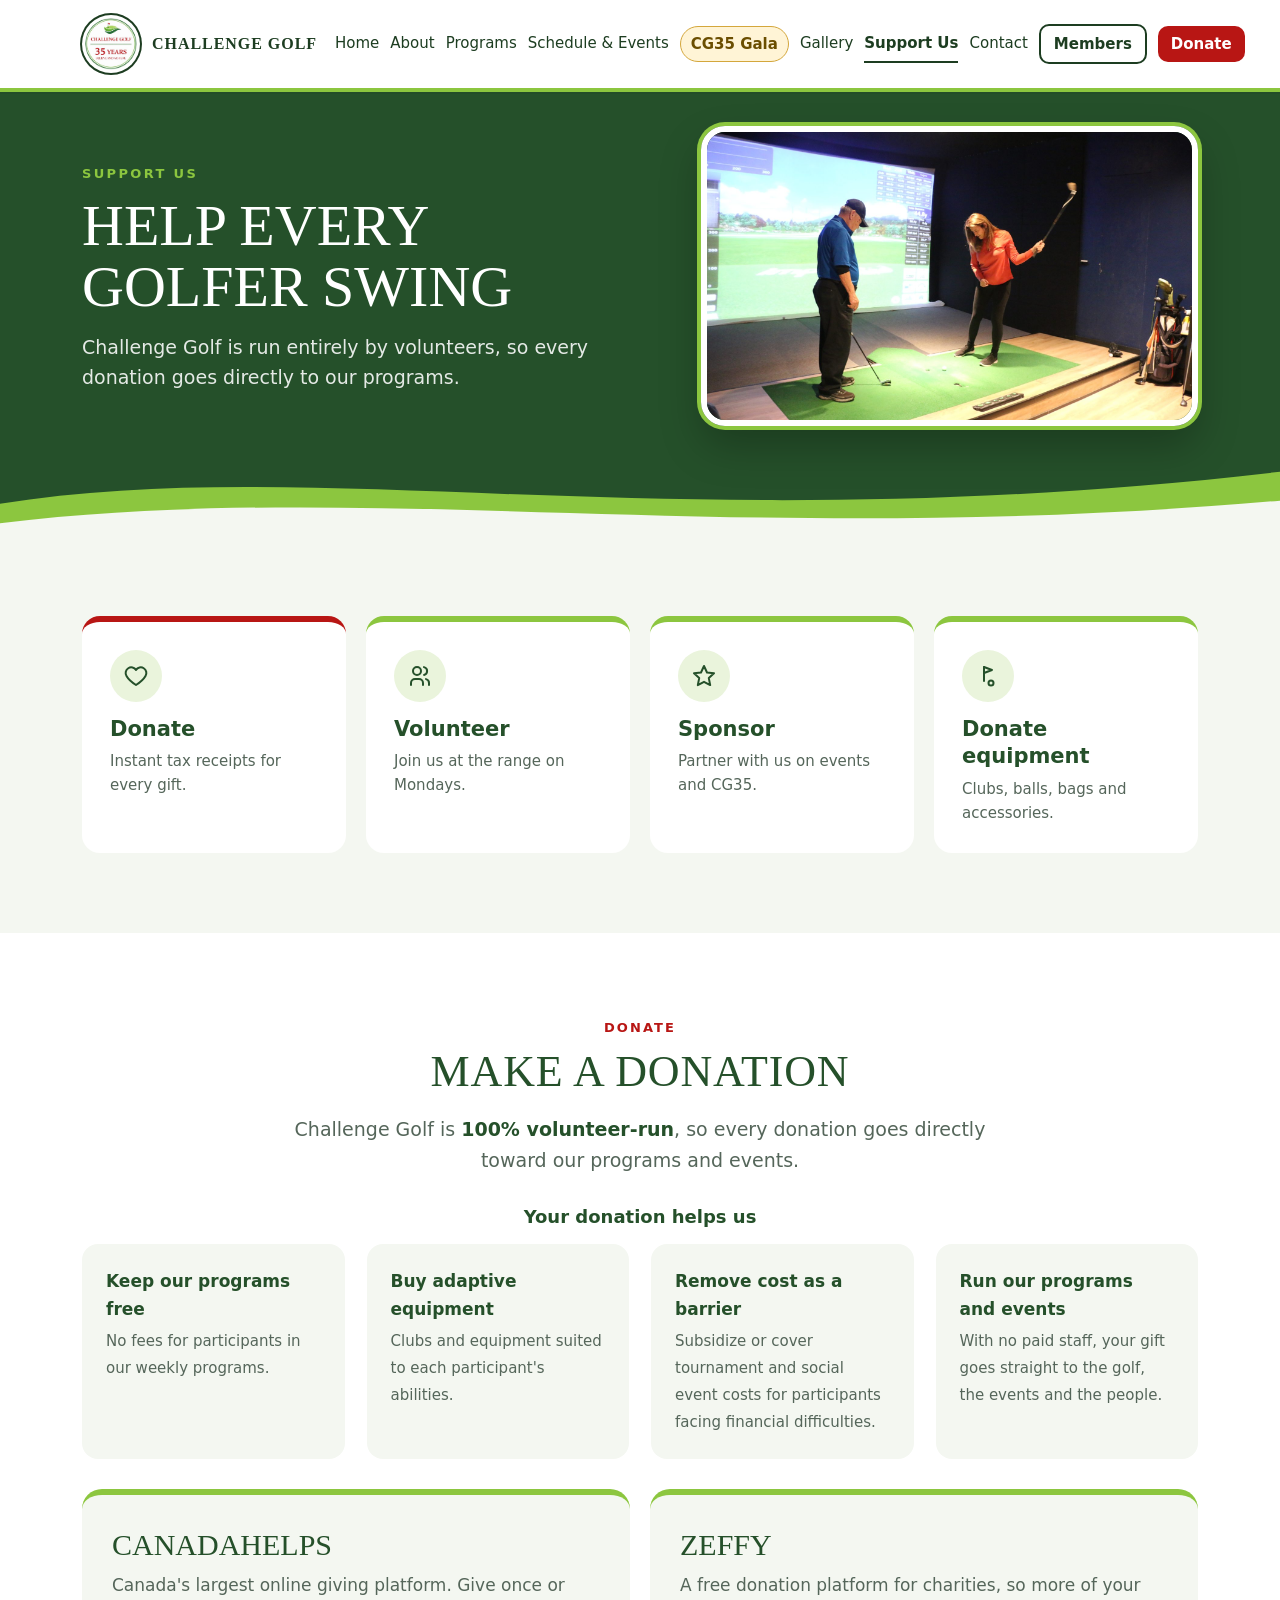
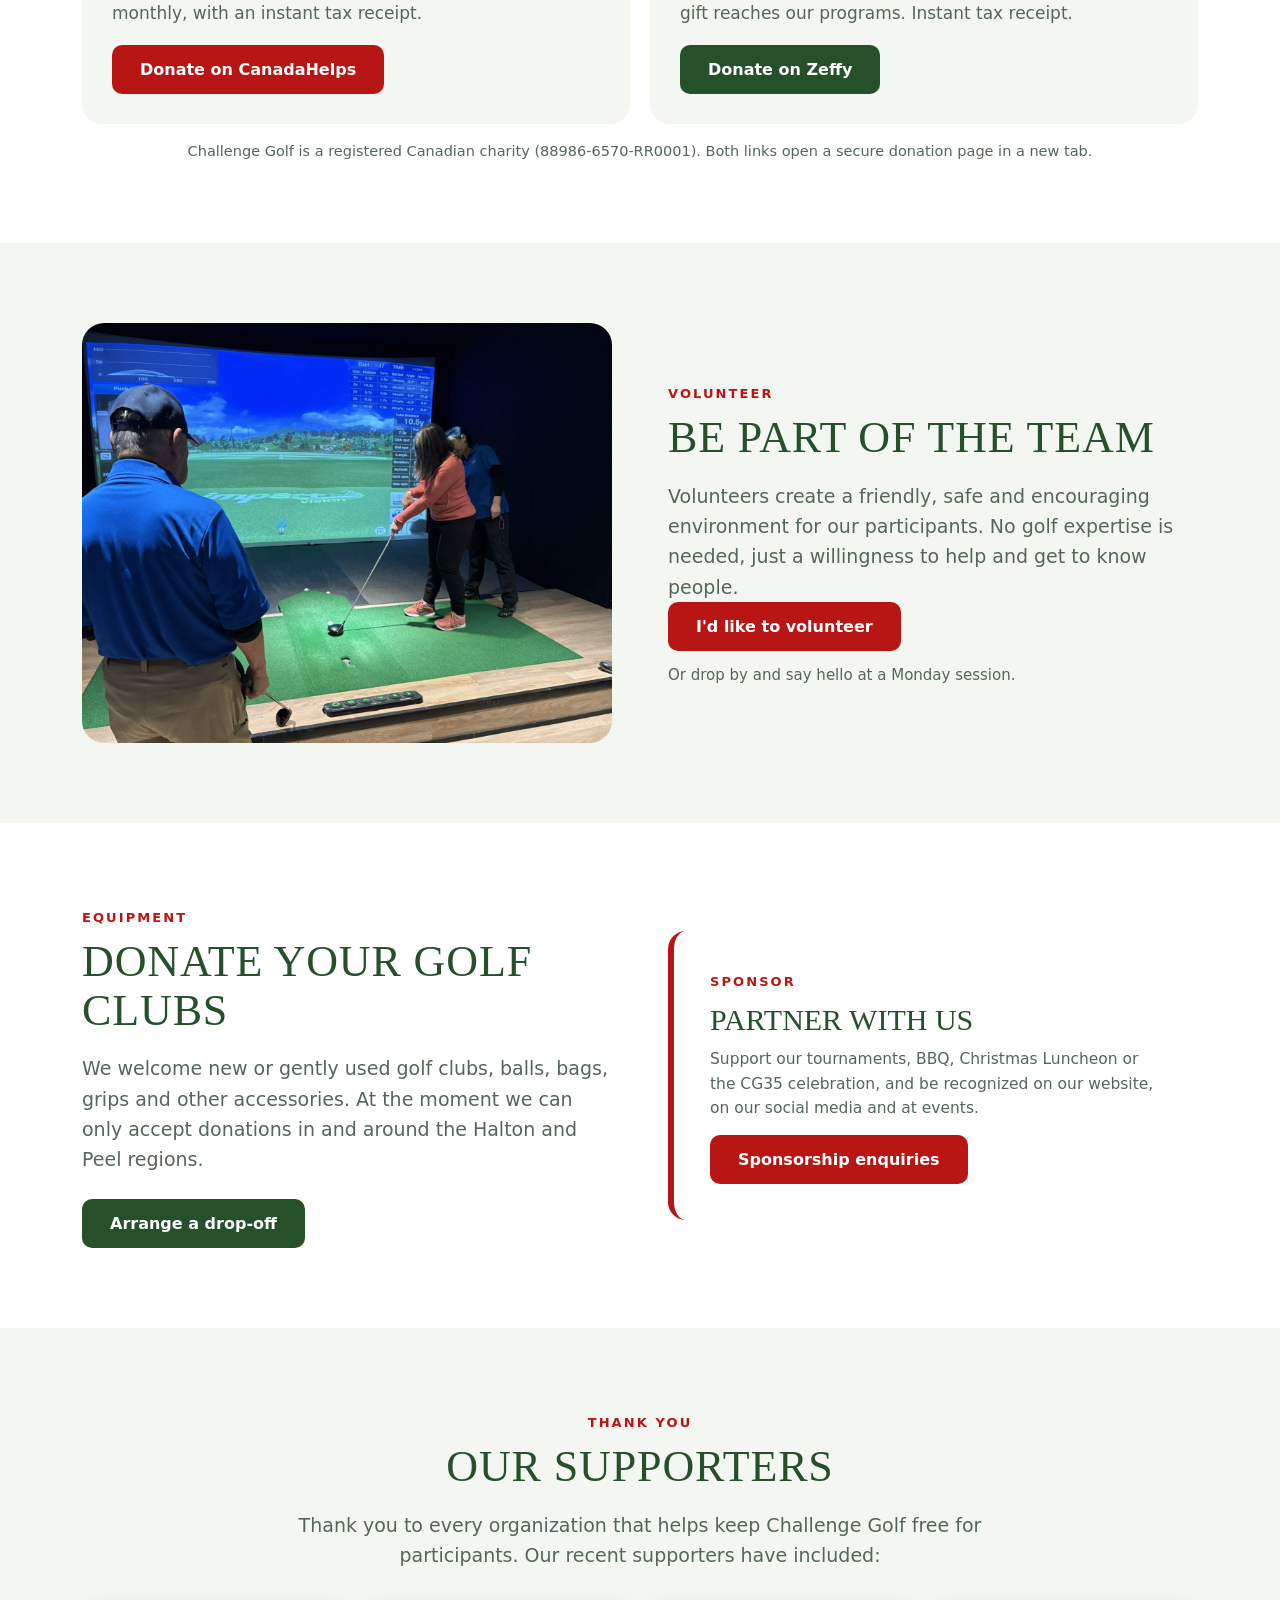
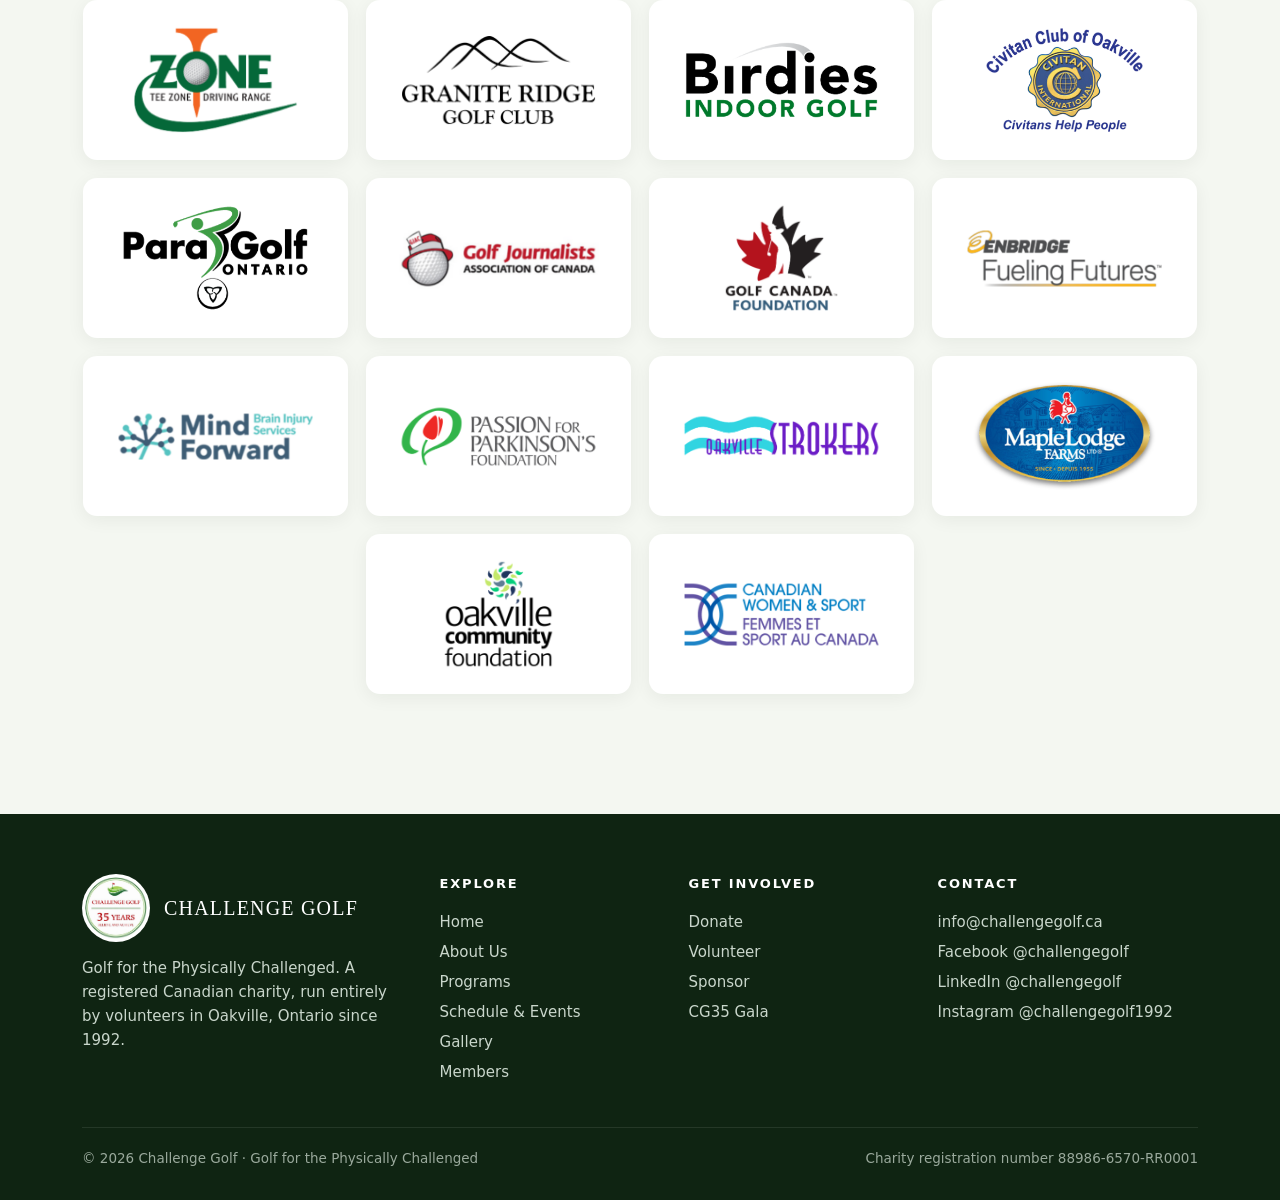
<file: cgsite 10/support.html>
<!doctype html><html lang="en"><head>
<!-- Google tag (gtag.js) -->
<script async src="https://www.googletagmanager.com/gtag/js?id=G-38YF028WB8"></script>
<script>
  window.dataLayer = window.dataLayer || [];
  function gtag(){dataLayer.push(arguments);}
  gtag('js', new Date());
  gtag('config', 'G-38YF028WB8');
</script>
<meta charset="utf-8"><meta name="viewport" content="width=device-width,initial-scale=1">
<title>Support Us | Challenge Golf</title><meta name="description" content="Donate, volunteer, sponsor or donate golf equipment."><link rel="icon" href="img/logo.jpg"><link rel="stylesheet" href="css/style.css?v=202611141921"></head>
<body><div class="cgbanner" id="cgbanner" hidden></div><header class="sitehead" id="sitehead"><a class="skip" href="#main">Skip to content</a>
<div class="wrap nav"><a class="brand" href="index.html"><span class="seal"><img src="img/logo.jpg" alt="Challenge Golf 35 Years logo"></span>Challenge Golf</a>
<nav class="links" id="menu" aria-label="Main"><a href="index.html" class="">Home</a><a href="about.html" class="">About</a><a href="programs.html" class="">Programs</a><a href="events.html" class="">Schedule & Events</a><a href="cg35.html" class="hl">CG35 Gala</a><a href="gallery.html" class="">Gallery</a><a href="support.html" class="on ">Support Us</a><a href="contact.html" class="">Contact</a><a class="btn btn-mem" href="members.html">Members</a><a class="btn btn-red" href="support.html#donate">Donate</a></nav>
<button class="burger" aria-label="Open menu" onclick="document.getElementById('menu').classList.toggle('open')">
<svg width="30" height="30" viewBox="0 0 24 24"><path d="M4 7h16M4 12h16M4 17h16" stroke="#1d3d21" stroke-width="2" stroke-linecap="round"/></svg></button></div></header><div class="top"><div class="wrap phero has-img"><div><span class="kicker">Support us</span><h1>Help every golfer swing</h1><p>Challenge Golf is run entirely by volunteers, so every donation goes directly to our programs.</p></div><div class="phimg"><img src="img/photos/simulator-lesson.jpg" alt="" style="object-position:50% 45%"></div></div></div><div class="swoosh"><svg viewBox="0 0 1440 140" preserveAspectRatio="none" aria-hidden="true">
<path d="M0 90 C360 10 760 150 1440 40 V140 H0Z" fill="#8cc63f"/><path d="M0 120 C420 50 820 160 1440 85 V140 H0Z" fill="#f4f7f1"/></svg></div><main id="main"><section><div class="wrap"><div class="help">
<a href="#donate"><span class="ic"><svg width="24" height="24" viewBox="0 0 24 24" fill="none" stroke="#25502a" stroke-width="2" stroke-linecap="round" stroke-linejoin="round"><path d="M12 21s-7-4.5-9.5-9A5.5 5.5 0 0 1 12 6a5.5 5.5 0 0 1 9.5 6c-2.5 4.5-9.5 9-9.5 9z"/></svg></span><h3>Donate</h3><p>Instant tax receipts for every gift.</p></a>
<a href="#volunteer"><span class="ic"><svg width="24" height="24" viewBox="0 0 24 24" fill="none" stroke="#25502a" stroke-width="2" stroke-linecap="round" stroke-linejoin="round"><circle cx="9" cy="7" r="4"/><path d="M3 21v-2a4 4 0 0 1 4-4h4a4 4 0 0 1 4 4v2M16 3.1a4 4 0 0 1 0 7.8M21 21v-2a4 4 0 0 0-3-3.9"/></svg></span><h3>Volunteer</h3><p>Join us at the range on Mondays.</p></a>
<a href="#sponsor"><span class="ic"><svg width="24" height="24" viewBox="0 0 24 24" fill="none" stroke="#25502a" stroke-width="2" stroke-linecap="round" stroke-linejoin="round"><path d="M12 2l3 6.5 7 .8-5.2 4.8 1.4 7L12 17.8 5.8 21.1l1.4-7L2 9.3l7-.8z"/></svg></span><h3>Sponsor</h3><p>Partner with us on events and CG35.</p></a>
<a href="#equipment"><span class="ic"><svg width="24" height="24" viewBox="0 0 24 24" fill="none" stroke="#25502a" stroke-width="2" stroke-linecap="round" stroke-linejoin="round"><path d="M8 3v14"/><path d="M8 3l8 3-8 3"/><circle cx="15" cy="19" r="2.5"/></svg></span><h3>Donate equipment</h3><p>Clubs, balls, bags and accessories.</p></a>
</div></div></section>

<section class="white" id="donate"><div class="wrap"><div class="center" style="max-width:760px;margin:0 auto"><span class="sec-k">Donate</span><h2>Make a donation</h2>
<p class="lead">Challenge Golf is <strong style="color:var(--green-d)">100% volunteer-run</strong>, so every donation goes directly toward our programs and events.</p></div>
<h3 class="dh">Your donation helps us</h3>
<div class="why four"><div><b>Keep our programs free</b><span>No fees for participants in our weekly programs.</span></div>
<div><b>Buy adaptive equipment</b><span>Clubs and equipment suited to each participant's abilities.</span></div>
<div><b>Remove cost as a barrier</b><span>Subsidize or cover tournament and social event costs for participants facing financial difficulties.</span></div>
<div><b>Run our programs and events</b><span>With no paid staff, your gift goes straight to the golf, the events and the people.</span></div></div>
<div class="dA">
<a class="pc" href="https://www.canadahelps.org/en/dn/92488" target="_blank" rel="noopener"><h3>CanadaHelps</h3><p>Canada's largest online giving platform. Give once or monthly, with an instant tax receipt.</p><span class="btn btn-red">Donate on CanadaHelps</span></a>
<a class="pc" href="https://www.zeffy.com/en-CA/donation-form/donate-to-help-empower-the-lives-of-people-living-with-physical-limitations-through-golf" target="_blank" rel="noopener"><h3>Zeffy</h3><p>A free donation platform for charities, so more of your gift reaches our programs. Instant tax receipt.</p><span class="btn btn-green">Donate on Zeffy</span></a></div>
<p class="center" style="color:var(--muted);font-size:14.5px;margin-top:16px">Challenge Golf is a registered Canadian charity (88986-6570-RR0001). Both links open a secure donation page in a new tab.</p></div></section>

<section id="volunteer"><div class="wrap split"><div class="rounded" style="height:420px"><div class="photo" style="height:100%"><img src="img/photos/winter-coaching.jpg" alt="volunteers at Tee Zone" style="width:100%;height:100%;object-fit:cover;object-position:50% 50%"></div></div>
<div><span class="sec-k">Volunteer</span><h2>Be part of the team</h2><p class="lead">Volunteers create a friendly, safe and encouraging environment for our participants. No golf expertise is needed, just a willingness to help and get to know people.</p>
<div class="btns"><a class="btn btn-red" href="contact.html">I'd like to volunteer</a></div>
<p style="color:var(--muted);font-size:15px;margin-top:12px">Or drop by and say hello at a Monday session.</p></div></div></section>

<section class="white" id="equipment"><div class="wrap split"><div><span class="sec-k">Equipment</span><h2>Donate your golf clubs</h2>
<p class="lead">We welcome new or gently used golf clubs, balls, bags, grips and other accessories. At the moment we can only accept donations in and around the Halton and Peel regions.</p>
<div class="btns" style="margin-top:24px"><a class="btn btn-green" href="contact.html">Arrange a drop-off</a></div></div>
<div id="sponsor" class="card r" style="padding:36px"><span class="sec-k">Sponsor</span><h3 style="font-family:var(--serif);font-size:30px;font-weight:400;text-transform:uppercase;margin-top:6px">Partner with us</h3>
<p>Support our tournaments, BBQ, Christmas Luncheon or the CG35 celebration, and be recognized on our website, on our social media and at events.</p><a class="btn btn-red" href="contact.html">Sponsorship enquiries</a></div></div></section>

<section id="supporters"><div class="wrap center"><span class="sec-k">Thank you</span><h2>Our supporters</h2><p class="lead">Thank you to every organization that helps keep Challenge Golf free for participants. Our recent supporters have included:</p>
<div class="logos" style="margin-top:30px"><div><img src="img/sponsors/tee-zone.png" alt="Tee Zone Driving Range" title="Tee Zone Driving Range"></div><div><img src="img/sponsors/granite-ridge.png" alt="Granite Ridge Golf Club" title="Granite Ridge Golf Club"></div><div><img src="img/sponsors/birdies-indoor-golf.png" alt="Birdies Indoor Golf" title="Birdies Indoor Golf"></div><div><img src="img/sponsors/civitan-oakville.png" alt="Civitan Club of Oakville" title="Civitan Club of Oakville"></div><div><img src="img/sponsors/paragolf-ontario.png" alt="Paragolf Ontario" title="Paragolf Ontario"></div><div><img src="img/sponsors/golf-journalists.png" alt="Golf Journalists Association of Canada" title="Golf Journalists Association of Canada"></div><div><img src="img/sponsors/golf-canada-foundation.png" alt="Golf Canada Foundation" title="Golf Canada Foundation"></div><div><img src="img/sponsors/enbridge.png" alt="Enbridge Fueling Futures" title="Enbridge Fueling Futures"></div><div><img src="img/sponsors/mind-forward.png" alt="Mind Forward Brain Injury Services" title="Mind Forward Brain Injury Services"></div><div><img src="img/sponsors/passion-for-parkinsons.png" alt="Passion for Parkinson's Foundation" title="Passion for Parkinson's Foundation"></div><div><img src="img/sponsors/oakville-strokers.png" alt="Oakville Strokers" title="Oakville Strokers"></div><div><img src="img/sponsors/maple-lodge-farms.png" alt="Maple Lodge Farms" title="Maple Lodge Farms"></div><div><img src="img/sponsors/oakville-community-foundation.png" alt="Oakville Community Foundation" title="Oakville Community Foundation"></div><div><img src="img/sponsors/canadian-women-sport.png" alt="Canadian Women & Sport" title="Canadian Women & Sport"></div></div></div></section></main><footer><div class="wrap"><div class="cols">
<div><div class="fbrand"><span class="seal"><img src="img/logo.jpg" alt=""></span>Challenge Golf</div>
<p style="margin-top:14px;max-width:320px">Golf for the Physically Challenged. A registered Canadian charity, run entirely by volunteers in Oakville, Ontario since 1992.</p></div>
<div><h5>Explore</h5><a href="index.html">Home</a><a href="about.html">About Us</a><a href="programs.html">Programs</a><a href="events.html">Schedule &amp; Events</a><a href="gallery.html">Gallery</a><a href="members.html">Members</a></div>
<div><h5>Get involved</h5><a href="support.html#donate">Donate</a><a href="support.html#volunteer">Volunteer</a><a href="support.html#sponsor">Sponsor</a><a href="cg35.html">CG35 Gala</a></div>
<div><h5>Contact</h5><a href="mailto:info@challengegolf.ca">info@challengegolf.ca</a><a href="https://www.facebook.com/profile.php?id=61550304226608" target="_blank" rel="noopener">Facebook @challengegolf</a><a href="https://www.linkedin.com/company/challengegolf" target="_blank" rel="noopener">LinkedIn @challengegolf</a><a href="https://www.instagram.com/challengegolf1992" target="_blank" rel="noopener">Instagram @challengegolf1992</a></div>
</div><div class="legal"><span>© 2026 Challenge Golf · Golf for the Physically Challenged</span><span>Charity registration number 88986-6570-RR0001</span></div></div></footer><script>
(function(){var h=document.getElementById('sitehead');function f(){h.classList.toggle('scrolled',window.scrollY>40)}window.addEventListener('scroll',f,{passive:true});f();})();
document.querySelectorAll('.video[data-yt]').forEach(function(v){v.addEventListener('click',function(e){
 e.preventDefault();var f=document.createElement('iframe');
 f.src='https://www.youtube-nocookie.com/embed/'+v.dataset.yt+'?autoplay=1&rel=0';
 f.title=v.getAttribute('aria-label');f.allow='autoplay; encrypted-media; picture-in-picture; fullscreen';f.allowFullscreen=true;
 v.classList.add('playing');v.replaceChildren(f);});});
</script><script>(function(){
var K='cgset',s=null;try{var c=JSON.parse(sessionStorage.getItem(K)||'null');if(c&&Date.now()-c.t<300000)s=c.d;}catch(e){}
window.cgSettings=s?Promise.resolve(s):fetch('https://script.google.com/macros/s/AKfycbyhQZaWNkRIn-5wwjLmVNMmtg1RXDHmflhCB2a4eZmj07KKTMpmY1AJ-GMseeKXNH6x/exec?action=settings').then(function(r){return r.json()}).then(function(d){try{sessionStorage.setItem(K,JSON.stringify({t:Date.now(),d:d}))}catch(e){}return d}).catch(function(){return null});
window.cgSettings.then(function(d){if(!d||!d.announcements||!d.announcements.length)return;var b=document.getElementById('cgbanner');if(!b)return;
 b.innerHTML=d.announcements.map(function(a){var e=document.createElement('div');e.className='cgb';var p=document.createElement('span');p.textContent=a.msg;e.appendChild(p);
  if(a.url&&a.url.indexOf('http')===0){var l=document.createElement('a');l.href=a.url;l.textContent=(a.link_text||'Learn more')+' →';e.appendChild(l);}return e.outerHTML}).join('');b.hidden=false;});
})();</script></body></html>
</file>
<file: cgsite 10/css/style.css>
/* Challenge Golf — "Bold Green" theme. Colours sampled from the 35th logo. */
:root{
  --red:#b81614; --red-d:#8f100f; --green:#3c7437; --green-d:#25502a; --lime:#8cc63f;
  --bg:#f4f7f1; --ink:#152a17; --muted:#55665a; --line:#e2e9dc; --white:#fff;
  --serif:'TeX Gyre Termes','Times New Roman',Georgia,serif;
  --sans:Inter,system-ui,-apple-system,'Segoe UI',Roboto,sans-serif;
}
*{box-sizing:border-box;margin:0;padding:0}
html{scroll-behavior:smooth}
body{font-family:var(--sans);background:var(--bg);color:var(--ink);line-height:1.6;font-size:17px}
a{color:inherit;text-decoration:none}
img{max-width:100%;display:block}
.wrap{max-width:1180px;margin:0 auto;padding:0 32px}
.skip{position:absolute;left:-999px}.skip:focus{left:16px;top:16px;background:#fff;padding:8px 12px;z-index:99}

/* buttons */
.btn{display:inline-block;padding:15px 28px;border-radius:10px;font-weight:700;font-size:16px;line-height:1.2;transition:transform .15s,background .15s}
.btn:hover{transform:translateY(-1px)}
.btn-red{background:var(--red);color:#fff}.btn-red:hover{background:var(--red-d)}
.btn-ghost{border:2px solid rgba(255,255,255,.75);color:#fff}
.btn-green{background:var(--green-d);color:#fff}
.btn-outline{border:2px solid var(--green);color:var(--green-d)}
.btns{display:flex;gap:12px;flex-wrap:wrap}

/* header */
.top{background:var(--green-d);color:#fff}
.nav{display:flex;justify-content:space-between;align-items:center;height:88px;gap:20px}
.brand{display:flex;align-items:center;gap:14px;font-family:var(--serif);font-size:22px;letter-spacing:.08em;text-transform:uppercase;white-space:nowrap}
.brand .seal{flex:none;background:#fff;border-radius:50%;padding:3px}
.brand img{width:58px;height:58px;border-radius:50%}
.links{display:flex;gap:24px;align-items:center;font-size:15px;font-weight:500}
.links a{opacity:.92;padding:6px 0;border-bottom:2px solid transparent}
.links a:hover,.links a.on{opacity:1;border-color:var(--lime)}
.links a.hl{color:var(--lime);font-weight:700}
.links .btn{padding:11px 22px;border:0}
.burger{display:none;background:none;border:0;color:#fff;cursor:pointer}

/* home hero */
.hero{display:grid;grid-template-columns:1.1fr 1fr;gap:50px;align-items:center;padding-top:56px;padding-bottom:130px}
.kicker{color:var(--lime);font-weight:700;letter-spacing:.18em;font-size:13px;text-transform:uppercase}
.hero h1{font-family:var(--serif);font-size:76px;line-height:1;font-weight:400;text-transform:uppercase;margin:16px 0 0}
.hero h1 b{color:var(--lime);font-weight:400}
.hero p{font-size:19px;opacity:.88;max-width:490px;margin:22px 0 32px}
.ring{position:relative;width:470px;height:470px;margin-left:auto}
.ring .ph{position:absolute;inset:0;border-radius:50%;overflow:hidden;border:10px solid #fff;box-shadow:0 0 0 6px var(--lime)}
.ring .s{position:absolute;right:-18px;top:-10px;background:#fff;border-radius:50%;padding:6px;box-shadow:0 12px 30px rgba(0,0,0,.25)}
.ring .s img{width:150px;height:150px;border-radius:50%}

/* inner page hero */
.phero{padding-top:46px;padding-bottom:120px}
.phero h1{font-family:var(--serif);font-size:58px;font-weight:400;text-transform:uppercase;line-height:1.05;margin-top:10px}
.phero p{font-size:19px;opacity:.88;max-width:640px;margin-top:14px}
.crumb{font-size:14px;opacity:.7}

.swoosh{height:90px;margin-top:-90px;position:relative}
.swoosh svg{display:block;width:100%;height:100%}

/* photo placeholder */
.photo{position:relative;overflow:hidden;background:#dfead3}
.photo svg{width:100%;height:100%;display:block}
.photo .tag{position:absolute;left:50%;bottom:14px;transform:translateX(-50%);background:rgba(255,255,255,.92);color:var(--ink);font-size:12px;padding:5px 12px;border-radius:99px;white-space:nowrap}

/* stats */
.stats{display:grid;grid-template-columns:repeat(5,1fr);background:#fff;border-radius:18px;margin-top:-50px;position:relative;box-shadow:0 14px 40px rgba(21,42,23,.1)}
.stats div{padding:24px 20px;border-right:1px solid var(--line)}.stats div:last-child{border:0}
.stats b{display:block;font-family:var(--serif);font-size:28px;color:var(--red);font-weight:400;line-height:1.2;white-space:nowrap}
.stats span{font-size:14.5px;color:var(--muted)}

/* sections */
section{padding:80px 0}
.sec-k{color:var(--red);font-weight:700;letter-spacing:.16em;font-size:13px;text-transform:uppercase}
h2{font-family:var(--serif);font-size:44px;font-weight:400;text-transform:uppercase;color:var(--green-d);line-height:1.1;margin:8px 0 18px;letter-spacing:.02em}
h3{color:var(--green-d);font-size:21px;line-height:1.3}
.lead{font-size:19px;color:var(--muted);max-width:720px}
.prose p{margin-bottom:16px;color:#33443a}
.prose p:last-child{margin-bottom:0}
.split{display:grid;grid-template-columns:1fr 1fr;gap:56px;align-items:center}
.split.top-align{align-items:start}
.rounded{border-radius:22px;overflow:hidden}
.white{background:#fff}
.center{text-align:center}.center .lead{margin:0 auto}

/* cards */
.grid3{display:grid;grid-template-columns:repeat(3,1fr);gap:22px}
.grid2{display:grid;grid-template-columns:repeat(2,1fr);gap:22px}
.card{background:#fff;border-radius:18px;padding:30px;border-left:6px solid var(--lime)}
.card.g{border-color:var(--green)}.card.r{border-color:var(--red)}
.card p{color:var(--muted);font-size:15.5px;margin:8px 0 14px}
.card .m{font-size:14px;font-weight:700}
.card .more{display:inline-block;margin-top:14px;color:var(--red);font-weight:700;font-size:15px}

.pcard{background:#fff;border-radius:22px;overflow:hidden;display:grid;grid-template-columns:420px 1fr;margin-bottom:28px}
.pcard .photo{min-height:340px}
.pcard .body{padding:40px}
.pcard h3{font-family:var(--serif);font-size:32px;font-weight:400;text-transform:uppercase}
.facts{display:grid;gap:10px;margin:18px 0 22px}
.facts div{display:grid;grid-template-columns:110px 1fr;font-size:16px}
.facts dt,.facts em{font-style:normal;color:var(--red);font-weight:700;font-size:13px;letter-spacing:.1em;text-transform:uppercase;padding-top:3px}

.chip{display:inline-block;background:#eaf4dc;color:var(--green-d);font-weight:700;font-size:13px;border-radius:99px;padding:5px 12px}
.chip.red{background:#fbe5e4;color:var(--red)}

/* events */
.ev{display:grid;grid-template-columns:repeat(3,1fr);gap:22px}
.ev a,.ev div.e{background:var(--green-d);color:#fff;border-radius:18px;padding:26px;display:block}
.ev small{color:var(--lime);font-weight:700;letter-spacing:.1em}
.ev h4{font-size:19px;margin:6px 0 4px}.ev p{opacity:.8;font-size:14.5px}
.erow{background:#fff;border-radius:20px;display:grid;grid-template-columns:120px 1fr 300px;gap:30px;padding:30px;margin-bottom:20px;align-items:center}
.date{background:var(--green-d);color:#fff;border-radius:16px;text-align:center;padding:14px 0}
.date small{display:block;color:var(--lime);font-weight:700;letter-spacing:.14em;font-size:13px}
.date b{font-family:var(--serif);font-size:40px;font-weight:400;line-height:1.1}
.date span{display:block;font-size:12px;opacity:.75}
.erow h3{font-family:var(--serif);font-size:28px;font-weight:400;text-transform:uppercase}
.erow p{color:var(--muted);margin-top:6px}
.erow .photo{height:170px;border-radius:14px}

/* banner */
.banner{background:var(--red);color:#fff;border-radius:24px;padding:46px 54px;display:grid;grid-template-columns:auto 1fr auto;gap:40px;align-items:center}
.banner .seal{justify-self:start;width:max-content;background:#fff;border-radius:50%;padding:6px}.banner .seal img{width:120px;height:120px;border-radius:50%}
.banner h3{color:#fff;font-family:var(--serif);font-size:38px;font-weight:400;text-transform:uppercase;line-height:1.1}
.banner p{opacity:.9;margin-top:6px}
.banner .btn{background:#fff;color:var(--red)}
.banner.green{background:var(--green-d)}
.banner.green .btn{background:var(--red);color:#fff}

/* CG35 */
.cg-hero{display:grid;grid-template-columns:auto 1fr;gap:56px;align-items:center;padding-top:40px;padding-bottom:120px}
.cg-hero .seal{background:#fff;border-radius:50%;padding:10px;box-shadow:0 0 0 6px var(--lime)}
.cg-hero .seal img{width:260px;height:260px;border-radius:50%}
.ticket{background:#fff;border-radius:20px;padding:34px;box-shadow:0 14px 40px rgba(21,42,23,.08)}
.ticket .row{display:flex;justify-content:space-between;padding:14px 0;border-bottom:1px solid var(--line)}
.ticket .row:last-of-type{border:0}
.ticket .row span{color:var(--muted)}
.tiers{display:grid;grid-template-columns:repeat(4,1fr);gap:18px}
.tier{background:#fff;border-radius:18px;padding:26px;border-top:6px solid var(--lime)}
.tier:nth-child(2){border-color:#c0c0c0}.tier:nth-child(3){border-color:#d4a73c}.tier:nth-child(4){border-color:var(--red)}
.tier b{display:block;font-family:var(--serif);font-size:24px;font-weight:400;color:var(--green-d);text-transform:uppercase}
.tier p{color:var(--muted);font-size:15px;margin-top:6px}

/* gallery */
.albums{display:grid;grid-template-columns:repeat(3,1fr);gap:22px}
.album{background:#fff;border-radius:18px;overflow:hidden}
.album .photo{height:220px}
.album .b{padding:20px 22px}
.album .b span{color:var(--muted);font-size:14.5px}
.video{position:relative;isolation:isolate;border-radius:20px;overflow:hidden;background:#0f2412;aspect-ratio:16/9;display:grid;place-items:center;color:#fff}
.video .play{width:84px;height:84px;border-radius:50%;background:var(--red);display:grid;place-items:center;font-size:30px;box-shadow:0 0 0 10px rgba(184,22,20,.25)}
.video .cap{position:absolute;left:24px;bottom:20px;font-weight:600}

/* support */
.help{display:grid;grid-template-columns:repeat(4,1fr);gap:20px}
.help a{background:#fff;border-radius:18px;padding:28px;display:block;border-top:6px solid var(--lime)}
.help a:nth-child(1){border-color:var(--red)}
.help .ic{width:52px;height:52px;border-radius:50%;background:#eaf4dc;display:grid;place-items:center;margin-bottom:14px}
.help p{color:var(--muted);font-size:15px;margin-top:6px}
.why{display:grid;grid-template-columns:repeat(3,1fr);gap:22px;margin-top:26px}
.why div{background:#f4f7f1;border-radius:16px;padding:24px}
.why b{color:var(--green-d);display:block;margin-bottom:4px}
.why span{color:var(--muted);font-size:15px}
ul.ticks{list-style:none;display:grid;gap:10px;margin:16px 0}
ul.ticks li{padding-left:30px;position:relative;color:#33443a}
ul.ticks li:before{content:"";position:absolute;left:0;top:6px;width:16px;height:16px;border-radius:50%;background:var(--lime);box-shadow:inset 0 0 0 4px #fff,0 0 0 2px var(--lime)}
.logos{display:grid;grid-template-columns:repeat(5,1fr);gap:16px}
.logos div{background:#fff;border-radius:14px;height:120px;display:grid;place-items:center;padding:14px}
.logos img{max-height:86px;width:auto;object-fit:contain}
.logos div.txt{font-family:var(--serif);color:var(--green-d);font-size:19px;text-align:center}

/* board */
.board{display:grid;grid-template-columns:repeat(4,1fr);gap:14px;margin-top:26px}
.board div{background:#fff;border-radius:14px;padding:18px 20px;font-weight:600}
.board small{display:block;color:var(--muted);font-weight:500;font-size:13.5px}
.timeline{border-left:3px solid var(--lime);margin-left:10px;padding-left:30px;display:grid;gap:26px}
.timeline div{position:relative}
.timeline div:before{content:"";position:absolute;left:-40px;top:4px;width:17px;height:17px;border-radius:50%;background:var(--green-d);box-shadow:0 0 0 4px var(--bg)}
.timeline b{font-family:var(--serif);font-size:26px;color:var(--red);font-weight:400;display:block;line-height:1.1}
.timeline p{color:#33443a;margin-top:4px}

/* contact */
form{display:grid;gap:14px}
.f{background:#fff;border:1px solid var(--line);border-radius:12px;padding:15px 16px;color:#8c998f;font-size:15.5px}
.f.tall{height:140px}
.f2{display:grid;grid-template-columns:1fr 1fr;gap:14px}
.info div{padding:16px 0;border-bottom:1px solid var(--line)}
.info small{display:block;color:var(--red);font-weight:700;font-size:12.5px;letter-spacing:.12em;text-transform:uppercase}
.map{border-radius:20px;overflow:hidden;height:300px;background:#dfead3;position:relative}

/* footer */
footer{background:#0f2412;color:#c9d6cb;padding:60px 0 30px;font-size:15px;margin-top:40px}
footer .cols{display:grid;grid-template-columns:1.5fr 1fr 1fr 1.2fr;gap:32px}
footer h5{color:#fff;font-size:13px;letter-spacing:.14em;text-transform:uppercase;margin-bottom:12px}
footer a{display:block;padding:3px 0}
footer .fbrand{display:flex;gap:14px;align-items:center;color:#fff;font-family:var(--serif);font-size:20px;text-transform:uppercase;letter-spacing:.06em}
footer .fbrand .seal{flex:none;background:#fff;border-radius:50%;padding:3px}
footer .fbrand img{width:62px;height:62px;border-radius:50%}
footer .legal{margin-top:40px;padding-top:20px;border-top:1px solid rgba(255,255,255,.12);display:flex;justify-content:space-between;gap:16px;font-size:13.5px;opacity:.75}
.note{display:inline-block;background:#fff6db;border:1px dashed #d4a73c;color:#7a5a1e;font-size:13px;padding:4px 10px;border-radius:8px}

/* phones & tablets */
@media (max-width:1180px){
  .links{display:none}.burger{display:block}
  .links.open{display:flex;position:absolute;top:88px;left:0;right:0;background:var(--green-d);flex-direction:column;align-items:flex-start;padding:20px 32px 30px;z-index:20}
}
@media (max-width:1000px){.stats b{white-space:normal;font-size:24px}.stats div{padding:20px 16px}}
@media (max-width:760px){
  body{font-size:16px}
  .wrap{padding:0 20px}
  .nav{height:74px}.brand{font-size:17px}.brand img{width:46px;height:46px}
  .hero{grid-template-columns:1fr;padding-top:30px;padding-bottom:110px;gap:36px}
  .hero h1{font-size:46px}.hero p{font-size:17px}
  .ring{width:300px;height:300px;margin:0 auto}.ring .s img{width:100px;height:100px}
  .phero{padding-top:30px;padding-bottom:100px}.phero h1{font-size:38px}
  .stats{grid-template-columns:1fr 1fr}.stats div:nth-child(2n){border-right:0}.stats div:last-child{grid-column:1/-1}.stats div{border-bottom:1px solid var(--line)}
  .stats b{font-size:26px;white-space:normal}
  section{padding:56px 0}
  h2{font-size:32px}
  .split,.grid3,.grid2,.ev,.albums,.help,.why,.tiers,.cg-hero{grid-template-columns:1fr;gap:22px}
  .pcard{grid-template-columns:1fr}.pcard .photo{min-height:220px}.pcard .body{padding:28px}
  .erow{grid-template-columns:90px 1fr;gap:18px}.erow .photo{display:none}
  .erow h3{font-size:22px}
  .banner{grid-template-columns:1fr;padding:34px 28px;gap:20px;text-align:left}
  .banner .seal img{width:90px;height:90px}.banner h3{font-size:28px}
  .cg-hero .seal img{width:180px;height:180px}
  .logos{grid-template-columns:repeat(2,1fr)}
  .board{grid-template-columns:1fr 1fr}
  .f2{grid-template-columns:1fr}
  footer .cols{grid-template-columns:1fr 1fr}
  footer .legal{flex-direction:column}
}

/* photo video thumbnails, mosaic, map */
.video img{position:absolute;inset:0;width:100%;height:100%;object-fit:cover;z-index:-2}
.video:after{content:"";position:absolute;inset:0;background:linear-gradient(180deg,rgba(15,36,18,.05) 30%,rgba(15,36,18,.7));z-index:-1}
.video .cap{text-shadow:0 1px 6px rgba(0,0,0,.5)}
.mosaic{display:grid;grid-template-columns:1.1fr 1fr 1fr;grid-template-rows:230px 230px;gap:14px;margin-top:28px}
.mosaic>div{border-radius:18px;overflow:hidden}
.mosaic .m1{grid-row:span 2}
.mosaic .photo{height:100%!important}
.map{height:auto!important;background:none!important;display:grid;gap:14px}
.map .photo{height:240px!important;border-radius:20px}
.maplink{justify-self:start}
@media (max-width:760px){.mosaic{grid-template-columns:1fr 1fr;grid-template-rows:260px 150px 150px}.mosaic .m1{grid-column:span 2;grid-row:auto}.mosaic .m5{display:none}}

/* inner page hero with photo */
.phero.has-img{display:grid;grid-template-columns:1.15fr 1fr;gap:48px;align-items:center;padding-top:34px;padding-bottom:110px}
.phimg{height:300px;border-radius:24px;overflow:hidden;border:6px solid #fff;box-shadow:0 0 0 4px var(--lime),0 20px 40px rgba(0,0,0,.25)}
.phimg img{width:100%;height:100%;object-fit:cover}
.ring .ph img{transform:scale(1.18)}
@media (max-width:760px){.phero.has-img{grid-template-columns:1fr;gap:24px;padding-bottom:96px}.phimg{height:200px}}
/* fixes: seal shape in banners, mobile footer */
.banner .seal,.cg-hero .seal{display:inline-block;width:-moz-fit-content;width:fit-content;justify-self:start;align-self:center;line-height:0}
@media (max-width:760px){footer .cols>div:first-child{grid-column:span 2}footer .fbrand{font-size:18px}}
@media (max-width:760px){.mosaic .m4{grid-column:span 2}.mosaic{grid-template-rows:260px 160px 180px}}

.grid4{display:grid;grid-template-columns:repeat(4,1fr);gap:14px;margin:28px 0 6px}.grid4 .photo{border-radius:16px}
@media (max-width:760px){.grid4{grid-template-columns:1fr 1fr}}

/* playable videos */
a.video{cursor:pointer;color:#fff}
a.video:hover .play{transform:scale(1.08)}
.video .play{transition:transform .15s}
.video.playing{background:#000}
.video.playing:after{display:none}
.video iframe{position:absolute;inset:0;width:100%;height:100%;border:0}

.timeline strong{color:var(--green-d)}
.thanks{max-width:720px;margin:28px auto 6px}.thanks .photo{border-radius:20px}.thanks p{color:var(--muted);margin-top:12px}

/* home hero: wide group photo */
.ring{width:560px;height:400px}
.ring .ph{border-radius:26px;display:block}
.ring .ph img{width:100%;height:100%;object-fit:cover;object-position:50% 85%;transform:none}
.ring .s{right:-22px;top:-28px}.ring .s img{width:130px;height:130px}
@media (max-width:760px){.ring{width:100%;height:240px}.ring .s{right:-6px;top:-22px}.ring .s img{width:84px;height:84px}}

/* ---- Nov 2026 updates ---- */
.board{gap:8px}.board div{padding:10px 16px}
.erow.nophoto{grid-template-columns:120px 1fr}
.tiers.t5{grid-template-columns:repeat(5,1fr)}
.tiers.t5 .tier:nth-child(1){border-color:#d4a73c}.tiers.t5 .tier:nth-child(2){border-color:#c0c0c0}.tiers.t5 .tier:nth-child(3){border-color:#b5793f}.tiers.t5 .tier:nth-child(4){border-color:var(--green-d)}.tiers.t5 .tier:nth-child(5){border-color:var(--lime)}
.tier small{display:block;color:var(--muted);font-size:12.5px;font-weight:700;letter-spacing:.08em;text-transform:uppercase;margin-bottom:4px}
.tier em{display:block;font-style:normal;font-weight:700;color:var(--red);font-size:22px;margin-top:4px}
.vid h3{font-family:var(--serif);font-size:26px;font-weight:400;text-transform:uppercase;color:var(--green-d);margin-top:16px}
.vid p{color:var(--muted);margin-top:6px}
.pgrid{columns:4 240px;column-gap:14px;margin-top:26px}
.pgrid a{display:block;margin-bottom:14px;break-inside:avoid;border-radius:14px;overflow:hidden}
.pgrid img{width:100%;height:auto;display:block;transition:transform .2s}.pgrid a:hover img{transform:scale(1.03)}
.logos{grid-template-columns:repeat(4,1fr);gap:18px}
.logos div{height:160px;padding:18px;box-shadow:0 4px 18px rgba(21,42,23,.06)}
.logos img{max-height:118px;max-width:100%;image-rendering:auto}
input.f,select.f,textarea.f{width:100%;font:inherit;font-size:15.5px;color:#1d2b20;display:block}
input.f::placeholder,textarea.f::placeholder{color:#8c998f}
select.f{appearance:auto}textarea.f{resize:vertical}
input.f:focus,select.f:focus,textarea.f:focus{outline:2px solid var(--lime);border-color:var(--lime)}
form{display:grid;gap:14px}
.sr{position:absolute;width:1px;height:1px;overflow:hidden;clip:rect(0 0 0 0);white-space:nowrap}
.soc a{display:block;margin-top:4px}
@media (max-width:1180px){.tiers.t5{grid-template-columns:repeat(3,1fr)}}
@media (max-width:760px){.tiers.t5{grid-template-columns:1fr}.erow.nophoto{grid-template-columns:90px 1fr}.logos{grid-template-columns:repeat(2,1fr)}.logos div{height:130px}.pgrid{columns:2 140px;column-gap:10px}.pgrid a{margin-bottom:10px}}
@media (max-width:760px){.cg-hero>div{min-width:0}.cg-hero h1{font-size:40px!important;overflow-wrap:anywhere}}
.logos{display:flex;flex-wrap:wrap;justify-content:center}.logos div{flex:0 0 calc(25% - 14px)}
@media (max-width:760px){.logos div{flex:0 0 calc(50% - 9px)}}
/* ---- round 3 ---- */
.zz{position:relative;max-width:960px;margin:40px auto 0}.zz:before{content:"";position:absolute;left:50%;top:0;bottom:0;width:4px;margin-left:-2px;background:var(--lime);border-radius:2px}
.zi{width:50%;position:relative;padding:0 36px 18px}.zi.r{margin-left:50%}
.zi:before{content:"";position:absolute;top:24px;width:18px;height:18px;border-radius:50%;background:var(--green-d);box-shadow:0 0 0 5px #fff}.zi.l:before{right:-9px}.zi.r:before{left:-9px}.zi.l{text-align:right}
.zc{background:#f4f7f1;border-radius:16px;padding:18px 22px}.zc b{font-family:var(--serif);font-size:28px;color:var(--red);font-weight:400;display:block;line-height:1.1}.zc p{color:#33443a;margin-top:6px}.zc strong{color:var(--green-d)}
.board{gap:0 24px}.board div{background:none;padding:5px 0;border-bottom:1px solid var(--line);border-radius:0}
.sched{display:grid;gap:10px;margin-top:12px}.sched div{display:grid;grid-template-columns:150px 1fr;gap:14px;background:#fff;border-radius:12px;padding:12px 16px;border-left:4px solid var(--lime)}.sched b{color:var(--red)}.sched span{color:#33443a}
.tlink{color:var(--red);font-weight:700;white-space:nowrap}
.tiers.t5 .tier:nth-child(1){border-color:var(--red)}.tiers.t5 .tier:nth-child(2){border-color:#d4a73c}.tiers.t5 .tier:nth-child(3){border-color:#c0c0c0}.tiers.t5 .tier:nth-child(4){border-color:var(--green-d)}.tiers.t5 .tier:nth-child(5){border-color:var(--lime)}
.tier b{font-size:22px}
@media (max-width:760px){.zz:before{left:9px}.zi,.zi.r{width:100%;margin-left:0;padding:0 0 16px 36px;text-align:left}.zi.l:before,.zi.r:before{left:0;right:auto}.sched div{grid-template-columns:1fr;gap:2px}}
/* ---- round 4: schedule tiles + donate cards ---- */
.tiles{display:grid;grid-template-columns:repeat(3,1fr);gap:12px;margin-top:26px}
.tile{display:flex;gap:14px;align-items:center;background:#fff;border-radius:14px;padding:12px 14px;scroll-margin-top:20px}
.tile .cal{width:64px;flex:none;border-radius:10px;overflow:hidden;text-align:center;background:#fff;border:1px solid var(--line)}
.tile .cal small{display:block;background:var(--red);color:#fff;font-weight:700;font-size:11px;padding:2px 0;letter-spacing:.1em}
.tile .cal b{display:block;font-family:var(--serif);font-size:26px;font-weight:400;color:var(--green-d);line-height:1.2}
.tile .cal span{display:block;font-size:11px;color:var(--muted);padding-bottom:3px}
.tile h4{color:var(--green-d);font-size:16px}.tile p{color:var(--muted);font-size:14px;margin-top:2px}
.tile.special{background:var(--green-d)}.tile.special h4,.tile.special p{color:#fff}.tile.special .tlink{color:#b9e27a}
.tile.off{opacity:.55}.tile.off .cal small{background:#8c998f}
.tiles.big{grid-template-columns:repeat(2,1fr)}.tiles.big .tile{background:#f4f7f1;padding:18px;align-items:flex-start}
.tiles.big .tile .cal b{font-size:22px}
.legend{margin-top:16px;color:var(--muted);font-size:14px;display:flex;gap:8px;align-items:center;flex-wrap:wrap}.legend .k{width:14px;height:14px;border-radius:4px;background:#fff;border:1px solid var(--line);display:inline-block;margin-left:10px}.legend .k:first-child{margin-left:0}.legend .k.sp{background:var(--green-d)}.legend .k.off{background:#d5dbd6}
.dh{text-align:center;color:var(--green-d);font-size:18px;margin-top:30px}
.why.four{grid-template-columns:repeat(4,1fr);margin-top:16px}
.dA{display:grid;grid-template-columns:1fr 1fr;gap:20px;margin-top:30px}
.pc{background:#f4f7f1;border-radius:20px;padding:30px;border-top:6px solid var(--lime);display:block;transition:transform .15s}.pc:hover{transform:translateY(-3px)}
.pc h3{font-family:var(--serif);font-weight:400;font-size:30px;color:var(--green-d);text-transform:uppercase}.pc p{color:var(--muted);margin:8px 0 18px}
@media (max-width:1000px){.tiles{grid-template-columns:repeat(2,1fr)}.why.four{grid-template-columns:1fr 1fr}}
@media (max-width:760px){.tiles,.tiles.big,.dA,.why.four{grid-template-columns:1fr}}
.links a{white-space:nowrap}
@media (min-width:1181px){.links{gap:18px;font-size:14.5px}.brand{font-size:20px;gap:12px}.brand img{width:52px;height:52px}}
@media (min-width:1181px) and (max-width:1300px){.links{gap:14px;font-size:14px}.brand{font-size:18px}.links .btn{padding:10px 16px}}
.ticket .sched{margin:6px 0 4px}.ticket .sched div{grid-template-columns:118px 1fr;background:#f4f7f1;padding:10px 12px;font-size:14.5px}
@media (min-width:761px) and (max-width:1180px){.ring{width:100%;max-width:560px}.ring .s{right:-6px}}
.logos img{max-height:112px;max-width:88%}
/* ---- sticky header ---- */
html{scroll-padding-top:96px}
.sitehead{position:sticky;top:0;z-index:50;background:var(--green-d);color:#fff;transition:box-shadow .2s}
.sitehead .nav{transition:height .2s}
.sitehead .brand img{transition:width .2s,height .2s}
.sitehead.scrolled{box-shadow:0 6px 20px rgba(0,0,0,.25)}
@media (min-width:1181px){.sitehead.scrolled .nav{height:68px}.sitehead.scrolled .brand img{width:42px;height:42px}}
@media (max-width:1180px){.sitehead .links.open{top:100%;max-height:calc(100vh - 80px);overflow-y:auto}}
@media (max-width:760px){html{scroll-padding-top:84px}}
/* ---- high-contrast white menu bar ---- */
.sitehead{background:#fff;color:#1d3d21;border-bottom:4px solid var(--lime);box-shadow:0 2px 0 rgba(0,0,0,.04)}
.sitehead.scrolled{box-shadow:0 6px 22px rgba(21,42,23,.22)}
.sitehead .brand{color:#1d3d21;font-weight:600}
.sitehead .brand .seal{background:#fff;box-shadow:0 0 0 2px #1d3d21}
.sitehead .links a{color:#1d3d21;opacity:1;font-weight:600}
.sitehead .links a:hover,.sitehead .links a.on{border-color:#b81614;color:#b81614}
.sitehead .links a.hl{color:#b81614;font-weight:800}
.sitehead .links .btn-red{color:#fff;border:0}
.sitehead .links .btn-red:hover{color:#fff;background:#8f100e}
.sitehead .burger svg path{stroke:#1d3d21}
@media (max-width:1180px){.sitehead .links.open{background:#fff;border-bottom:4px solid var(--lime);box-shadow:0 12px 24px rgba(0,0,0,.15)}}
.skip{color:#1d3d21}
/* ---- menu refinement: one red (Donate), larger calmer text, gold CG35 badge ---- */
@media (min-width:1181px){
  .sitehead .links{gap:22px;font-size:16px}
  .sitehead .brand{font-size:19px}
}
.sitehead .links a{font-weight:500;color:#1d3d21}
.sitehead .links a:hover,.sitehead .links a.on{color:#1d3d21;border-color:#1d3d21}
.sitehead .links a.on{font-weight:700}
.sitehead .links a.hl{color:#6b4e00;font-weight:700;background:#fff4d6;border:1.5px solid #d4a73c;border-radius:999px;padding:5px 12px}
.sitehead .links a.hl:hover,.sitehead .links a.hl.on{color:#6b4e00;background:#ffe9ad;border-color:#b8891f}
.sitehead .links .btn-red{font-size:16px;font-weight:700;padding:11px 22px}
@media (max-width:1180px){.sitehead .links a{font-size:18px;padding:8px 0}.sitehead .links a.hl{padding:6px 14px}}
.sitehead .brand{flex:none}
@media (min-width:1181px){.sitehead .links{gap:15px}.sitehead .brand{font-size:17px;letter-spacing:.06em;gap:12px}.sitehead .nav{gap:24px}}
/* ---- members page ---- */
.formbox{max-width:820px;margin:30px auto 0;background:#fff;border-radius:20px;box-shadow:0 10px 30px rgba(21,42,23,.1);overflow:hidden;border-top:6px solid var(--lime)}
.formbox iframe{display:block;width:100%;height:1400px;border:0}
.mtiles{grid-template-columns:repeat(2,1fr)}
@media (max-width:760px){.formbox iframe{height:1700px}}
.mtiles .tile{background:#fff}.tiles.big .tile.special{background:var(--green-d)}
.tiles.big.mtiles .tile{background:#fff;box-shadow:0 4px 16px rgba(21,42,23,.06)}.tiles.big.mtiles .tile.special{background:var(--green-d)}
/* members button in menu */
.sitehead .links .btn-mem{background:#fff;color:#1d3d21;border:2px solid #1d3d21;font-weight:700;padding:9px 18px;font-size:16px}
.sitehead .links .btn-mem:hover,.sitehead .links .btn-mem.on{background:#1d3d21;color:#fff}
@media (min-width:1181px){.sitehead .links{gap:13px}.sitehead .links .btn-red,.sitehead .links .btn-mem{padding:9px 16px}}
@media (min-width:1181px){.sitehead .links{gap:11px;font-size:15px}.sitehead .links .btn-red,.sitehead .links .btn-mem{padding:9px 13px;font-size:15px}.sitehead .links a.hl{padding:5px 10px}.sitehead .nav{gap:18px}.sitehead .brand{font-size:16px}}

/* ---- Members page v2: notice, notes, native registration form ---- */
section.tight{padding-top:40px}
.notice{display:flex;gap:18px;align-items:flex-start;background:#fff4e5;border:2px solid #f0a33a;border-radius:18px;padding:22px 26px;margin-bottom:26px}
.notice .ni{flex:none;width:40px;height:40px;border-radius:50%;background:#f0a33a;color:#fff;font-weight:800;font-size:22px;display:flex;align-items:center;justify-content:center}
.notice h3{margin:0 0 6px;color:#7a4a00}.notice p{margin:0}
.notes .card{padding:24px}.notes .card h3{margin-top:0}
.welcome{margin:22px auto 0;text-align:left;background:#f4f8ef;border-radius:14px;padding:4px 20px}
.welcome summary{cursor:pointer;font-weight:700;color:var(--green-d);padding:12px 0}
.welcome[open] summary{border-bottom:1px solid #dfe8d4;margin-bottom:8px}
.regform{max-width:820px;margin:34px auto 0;text-align:left}
.regform fieldset{border:0;background:#fff;border-radius:18px;padding:26px 28px;margin:0 0 20px;box-shadow:0 2px 12px rgba(0,0,0,.06);border-top:5px solid var(--lime)}
.regform fieldset[hidden],.regform [hidden]{display:none!important}
.regform legend{font-family:var(--serif);font-size:24px;text-transform:uppercase;color:var(--green-d);float:left;width:100%;margin-bottom:14px;display:flex;align-items:center;gap:12px}
.regform legend b{font-family:inherit;width:34px;height:34px;border-radius:50%;background:var(--green-d);color:#fff;display:inline-flex;align-items:center;justify-content:center;font-size:17px;font-weight:700}
.regform legend+*{clear:both}
.regform .fg{display:grid;grid-template-columns:1fr 1fr;gap:14px 18px;margin:8px 0}
.regform .rf{display:flex;flex-direction:column;gap:6px}.regform .rf.full{grid-column:1/-1}
.regform .rf>span,.regform .q>span{font-weight:700;color:#233}
.regform i{color:var(--red);font-style:normal}.regform em{color:#888;font-weight:400;font-style:normal;font-size:.9em}
.regform input[type=text],.regform input[type=email],.regform input[type=tel],.regform input[type=date],.regform textarea{font:inherit;font-size:17px;padding:12px 14px;border:2px solid #cfd8c6;border-radius:10px;background:#fbfdf9;width:100%;box-sizing:border-box}
.regform input:focus,.regform textarea:focus{outline:none;border-color:var(--green);background:#fff;box-shadow:0 0 0 3px rgba(140,198,63,.3)}
.regform small{color:#667;font-size:14px}
.regform .q{margin:16px 0}
.regform .opts{display:flex;flex-wrap:wrap;gap:10px;margin-top:8px}
.regform .opts.dates{display:grid;grid-template-columns:repeat(auto-fill,minmax(150px,1fr))}
.regform .opt{display:flex;align-items:flex-start;gap:10px;border:2px solid #dbe4d1;border-radius:12px;padding:12px 16px;cursor:pointer;background:#fbfdf9;font-size:16px;line-height:1.35}
.regform .opt:has(input:checked){border-color:var(--green);background:#eef7e2}
.regform .opt input{width:22px;height:22px;flex:none;margin:0;accent-color:var(--green-d)}
.regform .opt small{display:block;font-weight:400}
.regform .opt.all{margin:4px 0 10px;width:fit-content}
.regform .other{margin-top:12px;max-width:420px}
.regform .legal{max-height:190px;overflow:auto;background:#f6f7f4;border-radius:12px;padding:14px 18px;font-size:14px;line-height:1.55;color:#444;margin-bottom:14px;border:1px solid #e2e6dc}
.regform .legal p{margin:0 0 10px}
.regform .fhint{color:#556;font-size:15px;margin:4px 0 10px}
.regform .bad>span,.regform .bad>legend{color:var(--red)}
.regform .bad input[type=text],.regform .bad input[type=email],.regform .bad input[type=tel],.regform .bad textarea,.regform .opt.bad,.regform .bad .opt{border-color:var(--red)}
.regform .ferr{background:#fdeceb;color:var(--red-d);border-radius:12px;padding:14px 18px;font-weight:700;margin-bottom:14px}
.regform .btn.big{font-size:19px;padding:16px 34px;width:100%;max-width:360px;display:block;margin:0 auto 8px;border:0;cursor:pointer}
.regform .btn.big:disabled{opacity:.6;cursor:wait}
.regform>.fhint{text-align:center}
.regdone{max-width:640px;margin:34px auto 0;background:#eef7e2;border-radius:18px;padding:30px;text-align:center;border:2px solid var(--lime)}
@media (max-width:760px){
 .notice{padding:18px;gap:12px}
 .regform fieldset{padding:20px 16px}
 .regform .fg{grid-template-columns:1fr}
 .regform .opts{flex-direction:column}.regform .opts.dates{grid-template-columns:1fr 1fr}
 .regform .opt{width:auto}
 .regform legend{font-size:20px}
 /* CG35 hero: keep ticket + sponsor buttons visible on phones */
 .cg-hero{gap:14px;padding-top:18px;padding-bottom:110px}
 .cg-hero .seal img{width:96px!important;height:96px!important}
 .cg-hero .seal{padding:5px;box-shadow:0 0 0 4px var(--lime)}
 .cg-hero h1{font-size:34px!important;margin-top:6px!important}
 .cg-hero p{font-size:16px!important;margin:10px 0 18px!important}
 .cg-hero .btns{gap:10px}
 .cg-hero .btns .btn{padding:12px 18px;font-size:16px}
}
.regform .opt.confirm{margin:0 0 18px;background:#fff8e8;border-color:#f0c47a;font-weight:600}
.regform .opt.confirm:has(input:checked){background:#eef7e2;border-color:var(--green)}
.regform .hp{position:absolute;left:-9999px;width:1px;height:1px;overflow:hidden}
.cgbanner{background:#f0a33a;color:#2b1a00;font-weight:600;font-size:15px;text-align:center}
.cgbanner .cgb{padding:9px 16px;line-height:1.4}.cgbanner .cgb+.cgb{border-top:1px solid rgba(0,0,0,.12)}
.cgbanner a{color:#2b1a00;text-decoration:underline;margin-left:10px;white-space:nowrap}
.regclosed{background:#fff4e5;border:2px solid #f0a33a;border-radius:14px;padding:18px 22px;font-weight:600;margin-top:18px}
form[hidden],.regform[hidden],.regdone[hidden]{display:none!important}
</file>
